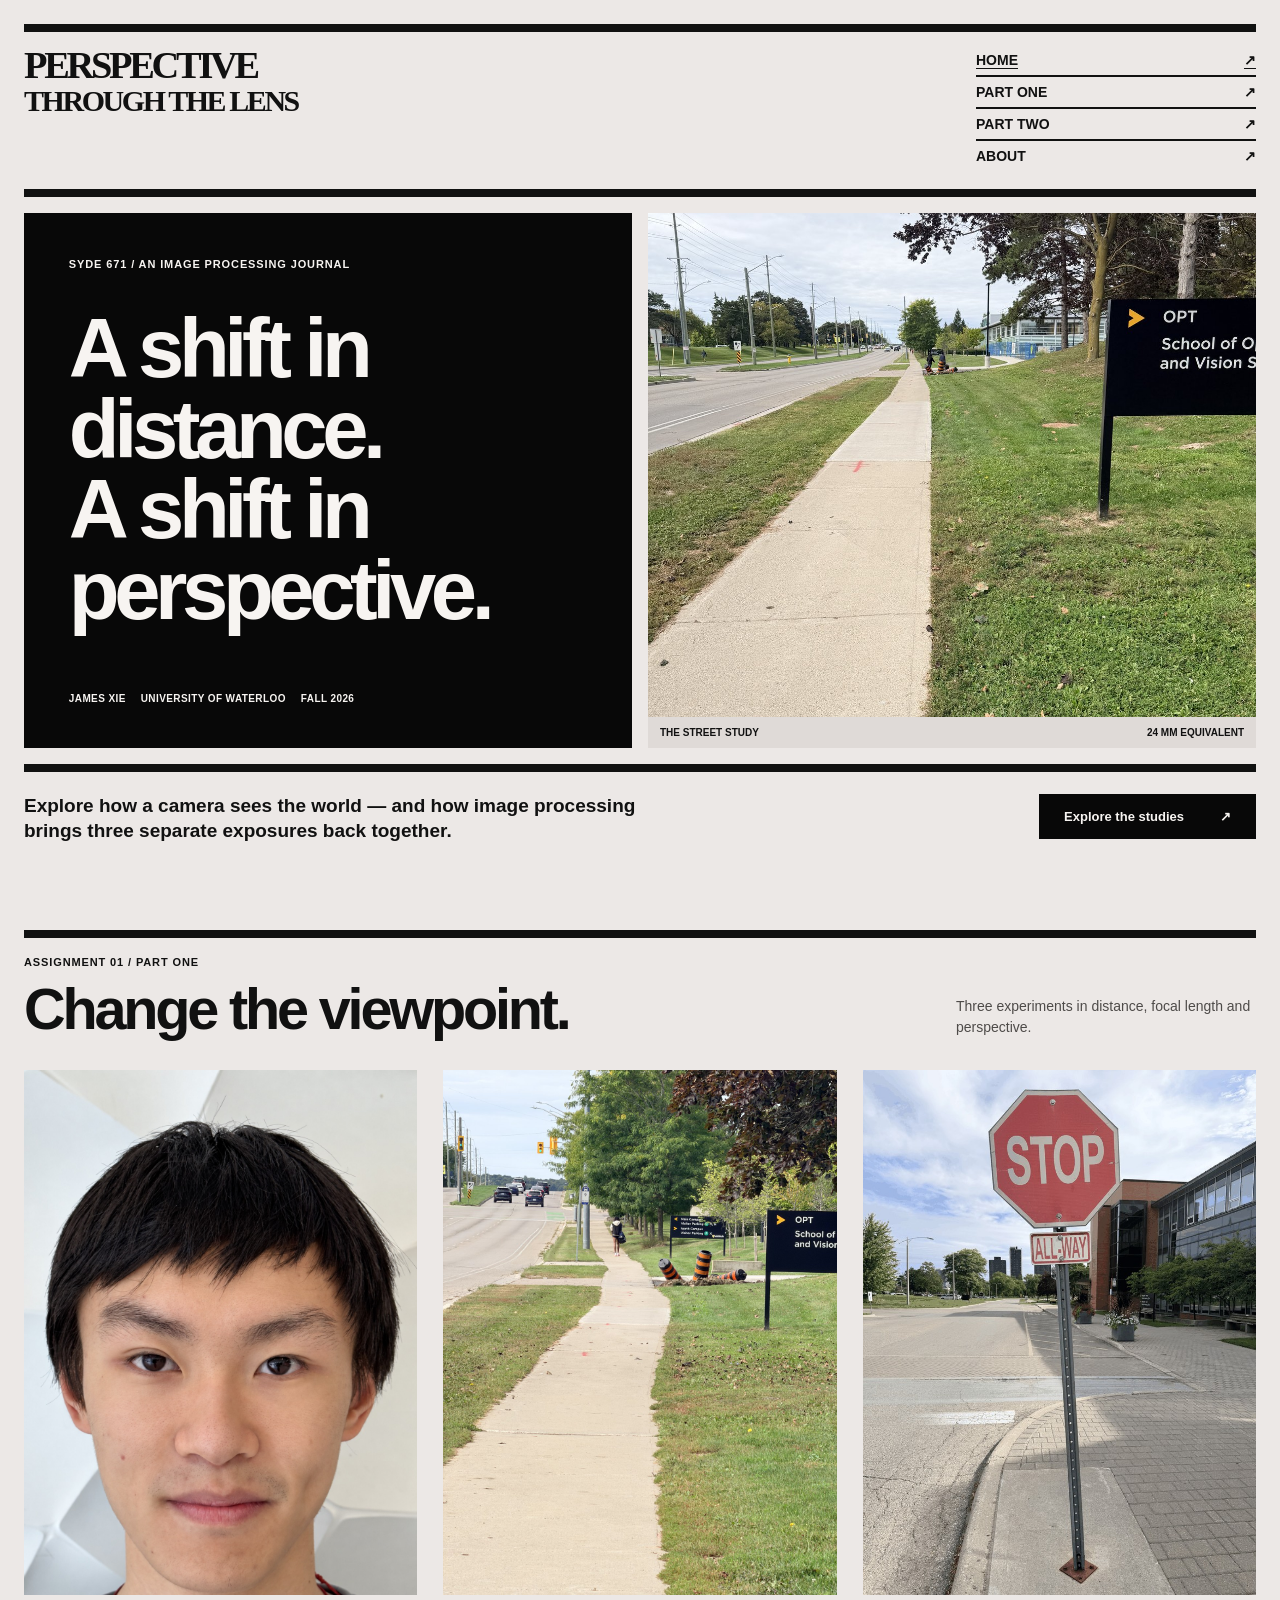
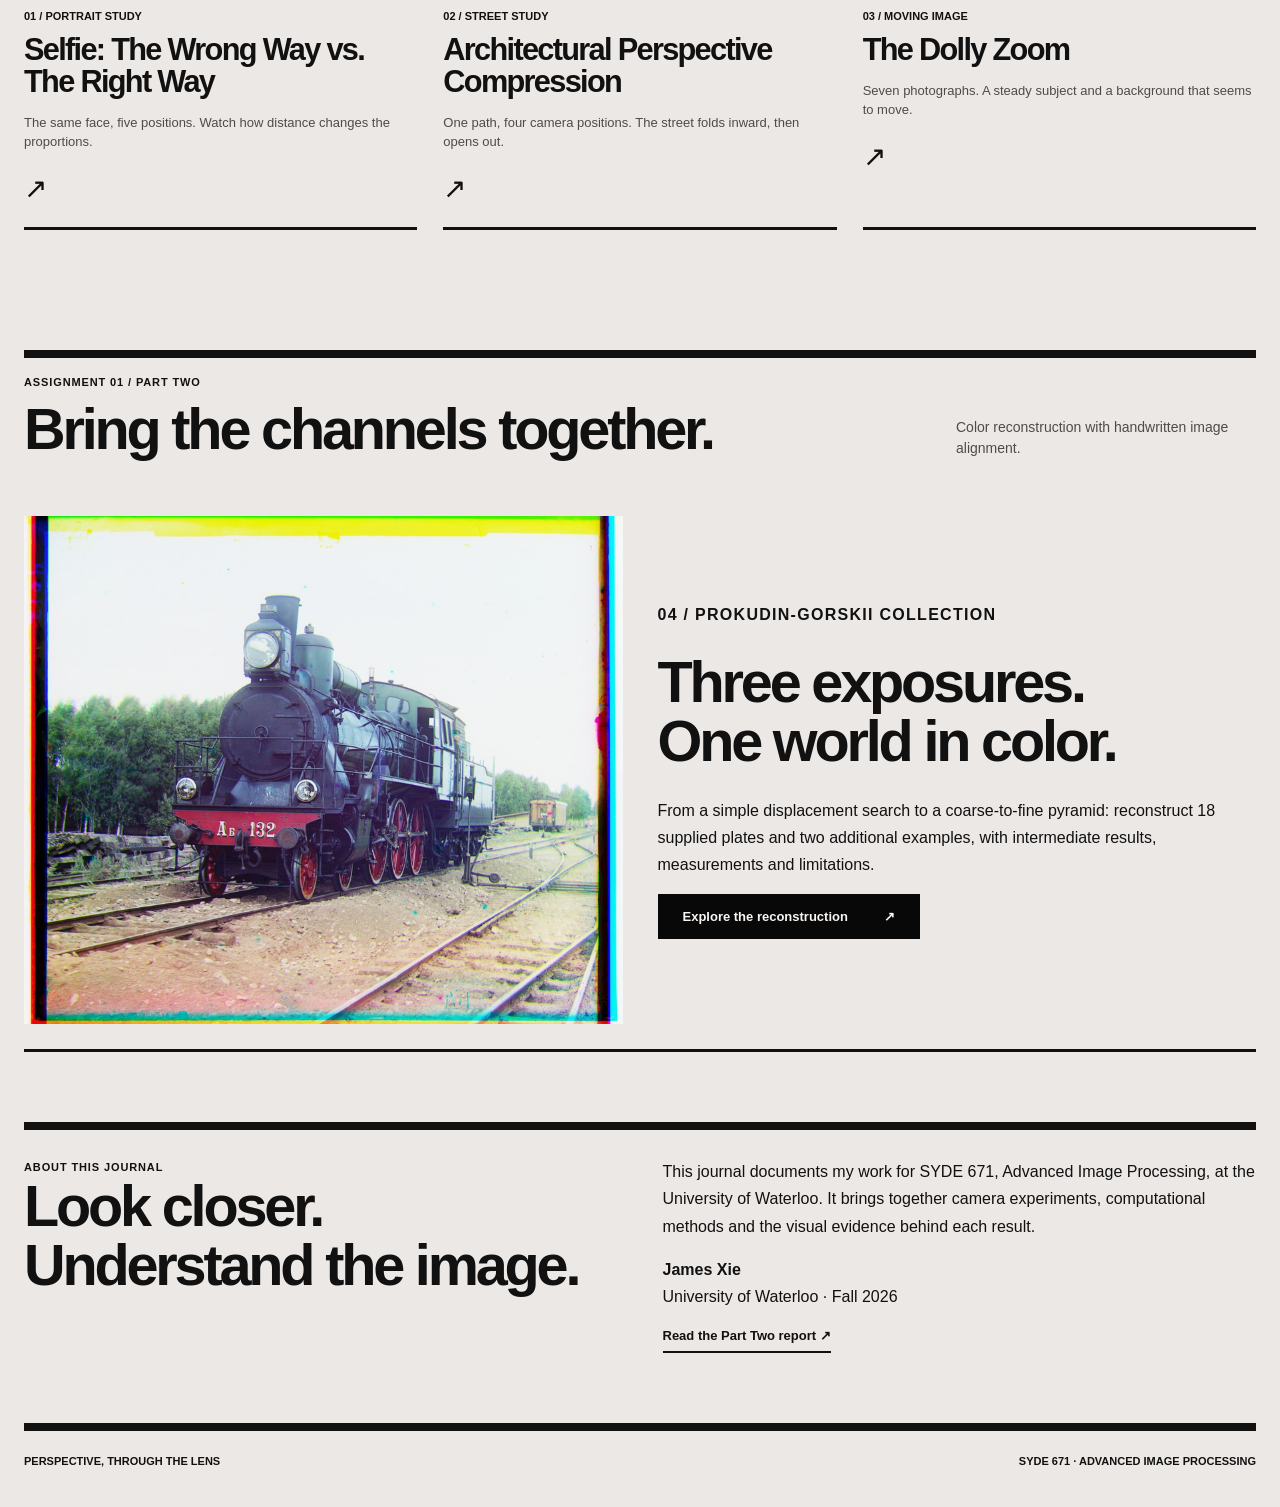
<file: index.html>
<!doctype html>
<html lang="en">
<head>
  <meta charset="utf-8">
  <meta name="viewport" content="width=device-width, initial-scale=1">
  <meta name="theme-color" content="#ece8e6">
  <meta name="description" content="Photography and image processing experiments for SYDE 671 at the University of Waterloo.">
  <title>Perspective, Through the Lens — James Xie</title>
  <link rel="stylesheet" href="./style.css">
</head>
<body class="home-page">
  <header class="site-header shell">
    <a class="brand" href="./index.html" aria-label="Perspective, Through the Lens home"><span>Perspective<br><small>through the lens</small></span></a>
    <nav class="header-nav" aria-label="Main navigation">
      <a href="./index.html" aria-current="page">Home <span aria-hidden="true">↗</span></a>
      <a href="#part-one">Part One <span aria-hidden="true">↗</span></a>
      <a href="./part-two/index.html">Part Two <span aria-hidden="true">↗</span></a>
      <a href="#about">About <span aria-hidden="true">↗</span></a>
    </nav>
  </header>
  <main>
    <section class="home-hero shell" aria-labelledby="home-title">
      <div class="hero-grid">
        <div class="hero-copy">
          <p class="eyebrow">SYDE 671 / An image processing journal</p>
          <h1 id="home-title">A shift in distance.<br>A shift in perspective.</h1>
          <div class="hero-meta"><span>James Xie</span><span>University of Waterloo</span><span>Fall 2026</span></div>
        </div>
        <figure class="home-feature">
          <div class="home-feature-frame"><img src="./2/media/04-near-wide.jpg" alt="A campus path from the architectural perspective experiment" width="1200" height="1600"></div>
          <figcaption><span>The street study</span><span>24 mm equivalent</span></figcaption>
        </figure>
      </div>
      <div class="hero-bottom"><p class="hero-lead">Explore how a camera sees the world — and how image processing brings three separate exposures back together.</p><a class="solid-link" href="#part-one">Explore the studies <span aria-hidden="true">↗</span></a></div>
    </section>
    <section class="project-index shell" id="part-one" aria-labelledby="part-one-title">
      <div class="section-heading"><div><p class="eyebrow">Assignment 01 / Part One</p><h2 id="part-one-title">Change the viewpoint.</h2></div><p>Three experiments in distance, focal length and perspective.</p></div>
      <div class="project-grid">
        <a class="project-card" href="./1/index.html"><div class="project-card-image"><img src="./1/media/05-far-retouched.jpg" alt="Portrait taken after stepping back and zooming in" width="1200" height="1600" loading="lazy"></div><span class="project-number">01 / Portrait study</span><span class="project-card-main"><strong>Selfie: The Wrong Way vs. The Right Way</strong><small>The same face, five positions. Watch how distance changes the proportions.</small></span><span class="project-arrow" aria-hidden="true">↗</span></a>
        <a class="project-card" href="./2/index.html"><div class="project-card-image"><img src="./2/media/01-far-zoom.jpg" alt="Distant zoomed-in view of the campus path" width="1200" height="1600" loading="lazy"></div><span class="project-number">02 / Street study</span><span class="project-card-main"><strong>Architectural Perspective Compression</strong><small>One path, four camera positions. The street folds inward, then opens out.</small></span><span class="project-arrow" aria-hidden="true">↗</span></a>
        <a class="project-card" href="./3/index.html"><div class="project-card-image"><img src="./3/media/dolly-poster.jpg" alt="Stationary stop sign used in the dolly zoom experiment" width="720" height="960" loading="lazy"></div><span class="project-number">03 / Moving image</span><span class="project-card-main"><strong>The Dolly Zoom</strong><small>Seven photographs. A steady subject and a background that seems to move.</small></span><span class="project-arrow" aria-hidden="true">↗</span></a>
      </div>
    </section>
    <section class="project-index shell" id="part-two" aria-labelledby="part-two-title">
      <div class="section-heading"><div><p class="eyebrow">Assignment 01 / Part Two</p><h2 id="part-two-title">Bring the channels together.</h2></div><p>Color reconstruction with handwritten image alignment.</p></div>
      <article class="feature-study">
        <a href="./part-two/index.html"><img src="./part-two/results/media/provided/00458u-pyramid.jpg" alt="Locomotive reconstructed from separate blue, green and red exposures" loading="lazy"></a>
        <div class="feature-copy"><p class="eyebrow">04 / Prokudin-Gorskii collection</p><h3>Three exposures.<br>One world in color.</h3><p>From a simple displacement search to a coarse-to-fine pyramid: reconstruct 18 supplied plates and two additional examples, with intermediate results, measurements and limitations.</p><a class="solid-link" href="./part-two/index.html">Explore the reconstruction <span aria-hidden="true">↗</span></a></div>
      </article>
    </section>
    <section class="about-section shell" id="about" aria-labelledby="about-title"><div><p class="eyebrow">About this journal</p><h2 id="about-title">Look closer.<br>Understand the image.</h2></div><div><p>This journal documents my work for SYDE 671, Advanced Image Processing, at the University of Waterloo. It brings together camera experiments, computational methods and the visual evidence behind each result.</p><p><strong>James Xie</strong><br>University of Waterloo · Fall 2026</p><a class="text-link" href="./part-two/submission/part-two-v2.pdf">Read the Part Two report ↗</a></div></section>
  </main>
  <footer class="site-footer shell"><span>Perspective, Through the Lens</span><span>SYDE 671 · Advanced Image Processing</span></footer>
</body>
</html>
</file>
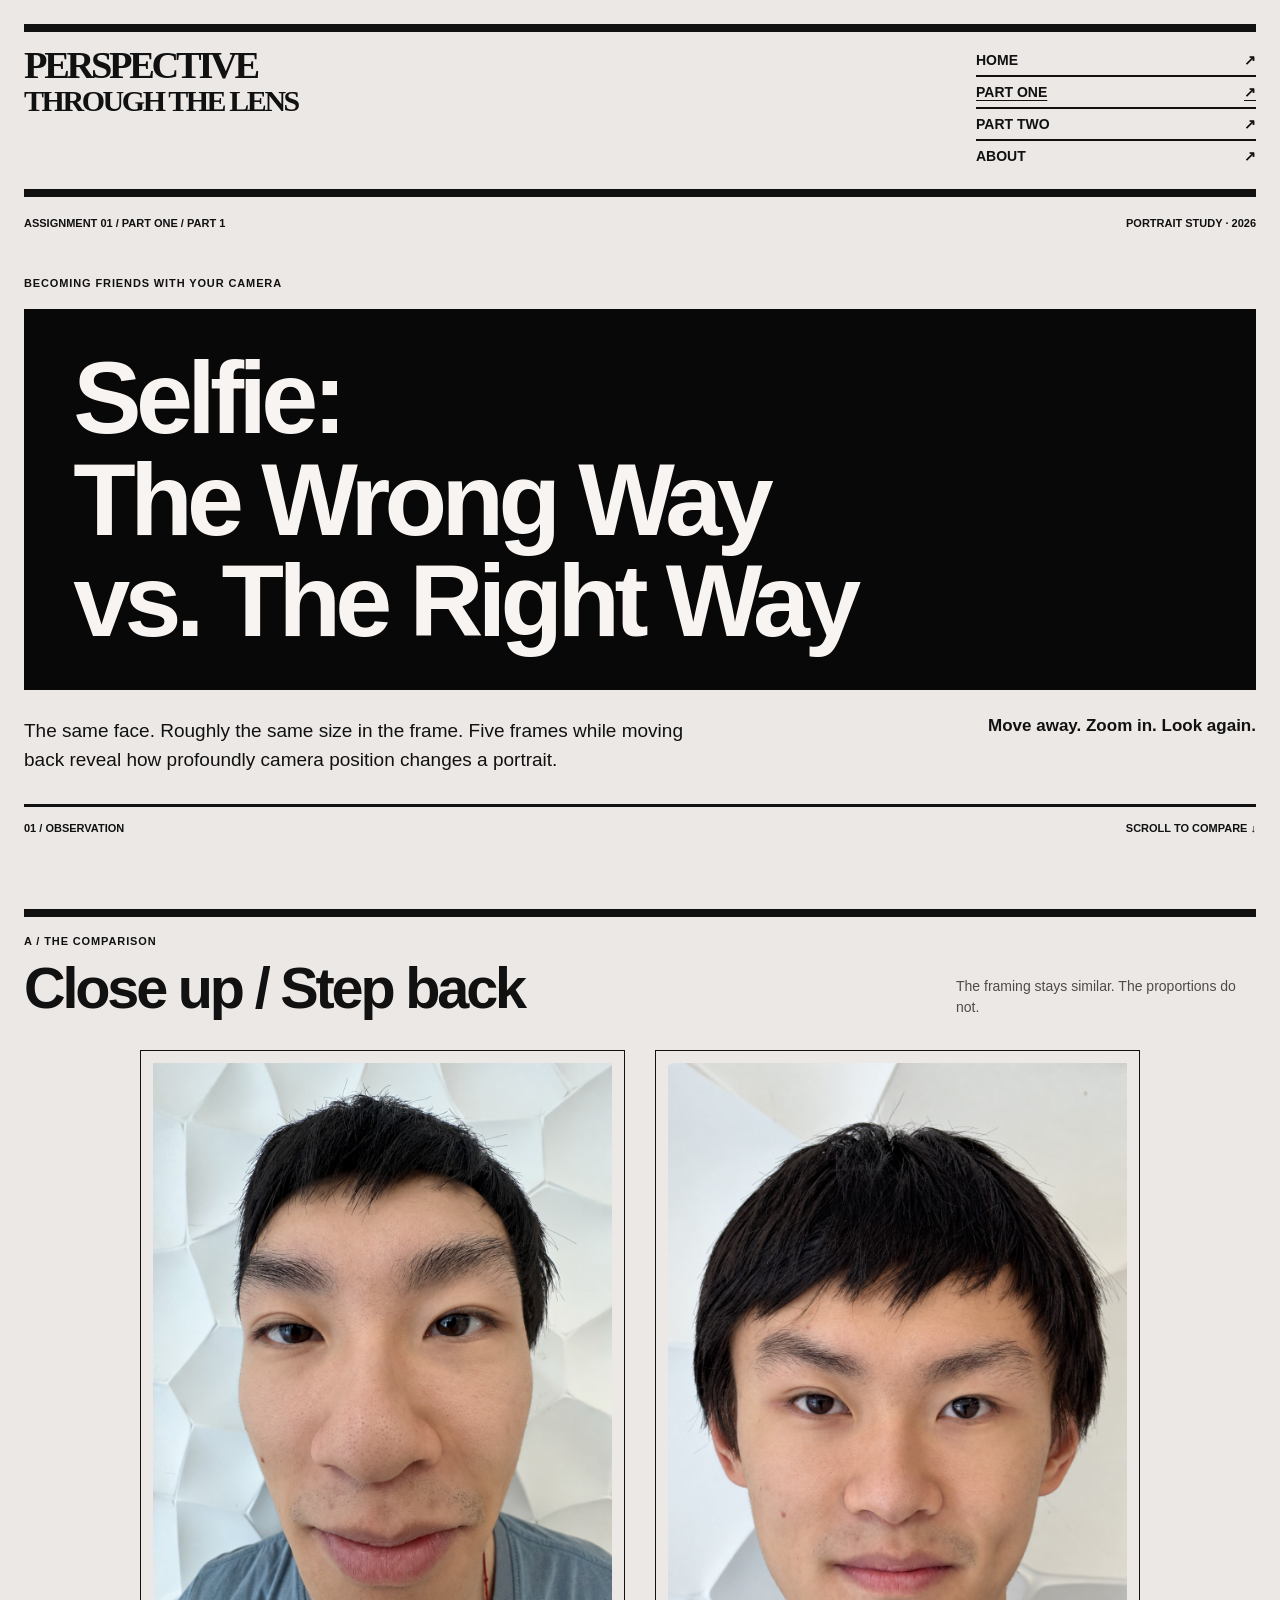
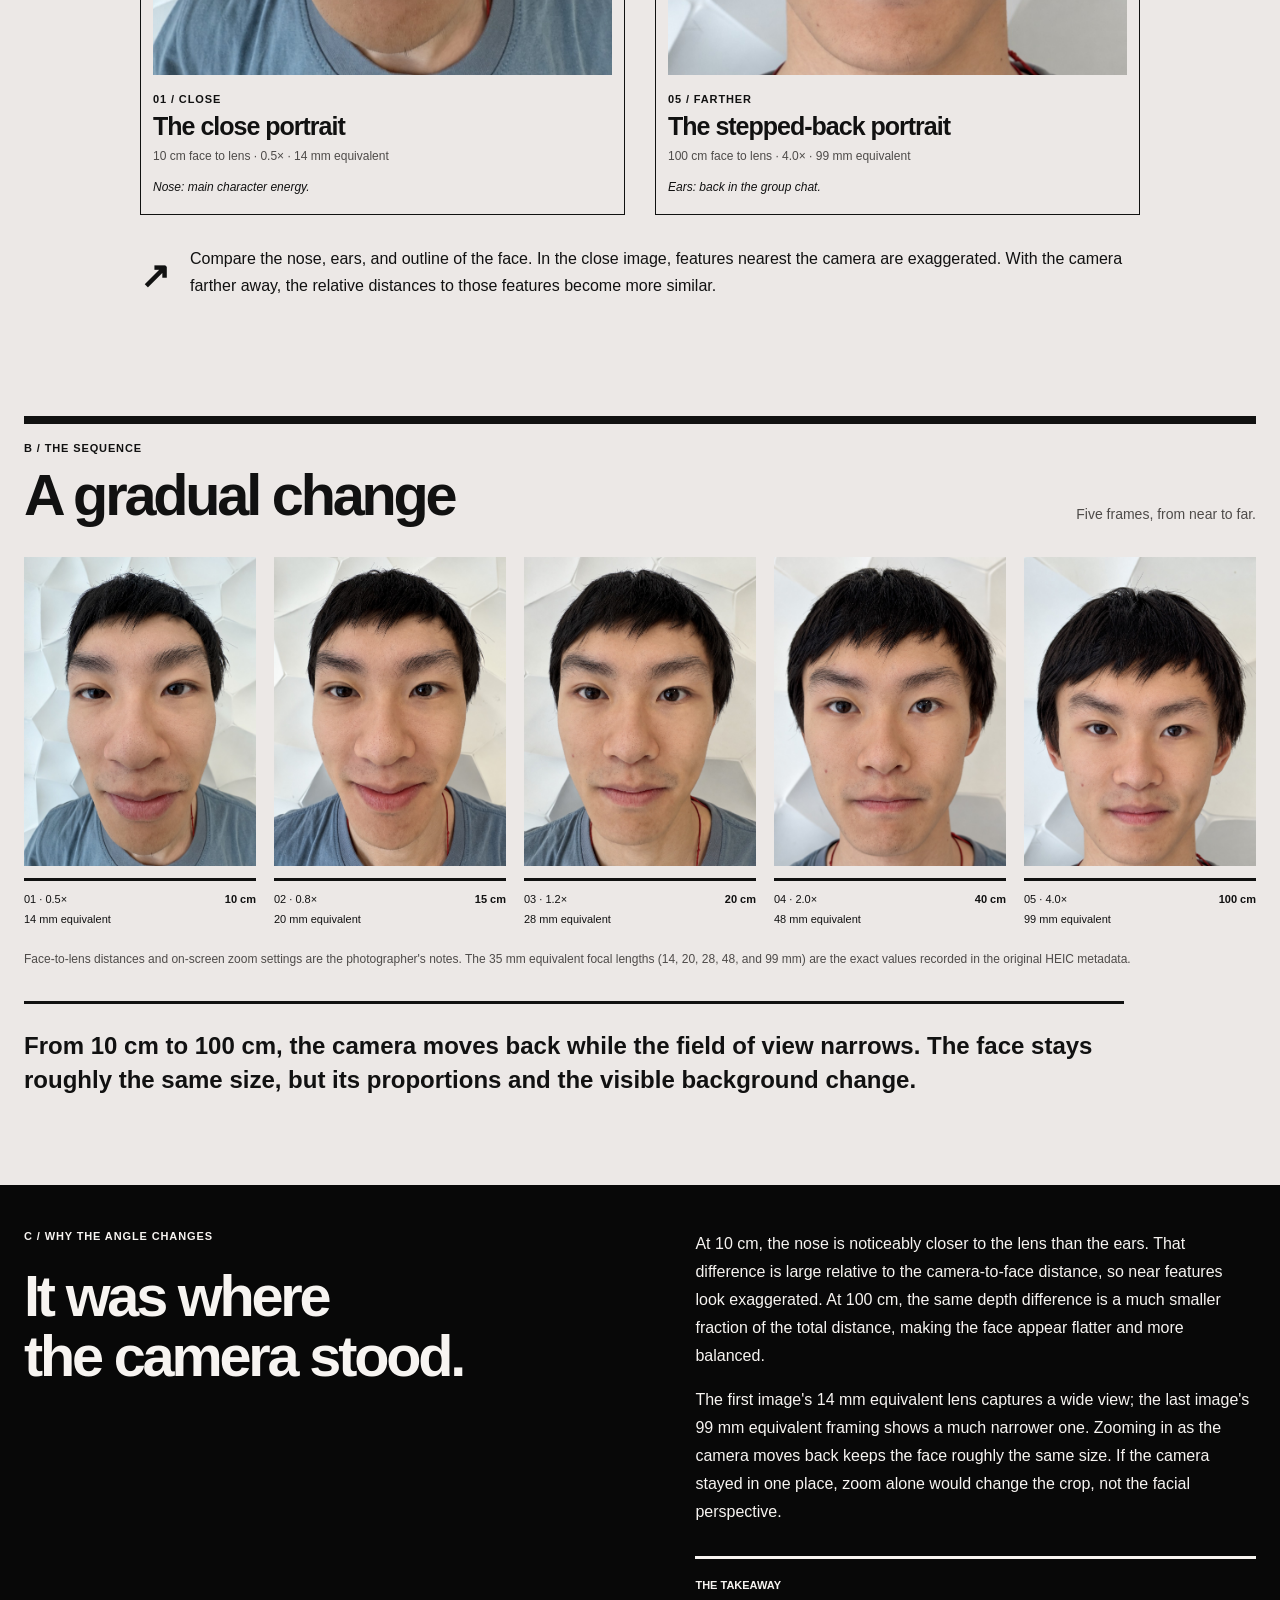
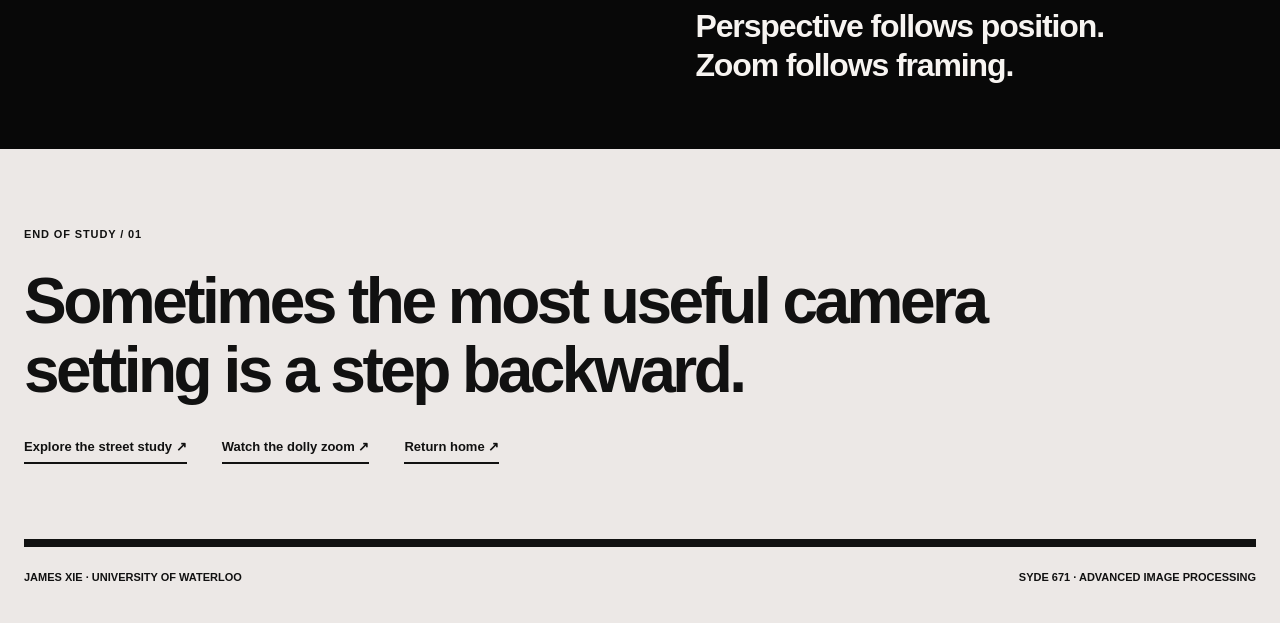
<file: 1/index.html>
<!doctype html>
<html lang="en">
<head>
  <meta charset="utf-8">
  <meta name="viewport" content="width=device-width, initial-scale=1">
  <meta name="theme-color" content="#ece8e6">
  <meta name="description" content="A portrait experiment in camera distance, zoom, and perspective for SYDE 671 Assignment 1.">
  <title>Selfie: The Wrong Way vs. The Right Way — Perspective, Through the Lens</title>
  <link rel="stylesheet" href="../style.css">
</head>
<body class="project-page portrait-page">
  <header class="site-header shell">
    <a class="brand" href="../index.html" aria-label="Perspective, Through the Lens home">
      <span class="brand-mark" aria-hidden="true">◎</span>
      <span>Perspective<br><small>through the lens</small></span>
    </a>
    <nav class="header-nav" aria-label="Main navigation">
      <a href="../index.html">Home <span aria-hidden="true">↗</span></a>
      <a href="../index.html#part-one" aria-current="location">Part One <span aria-hidden="true">↗</span></a>
      <a href="../part-two/index.html">Part Two <span aria-hidden="true">↗</span></a>
      <a href="../index.html#about">About <span aria-hidden="true">↗</span></a>
    </nav>
  </header>

  <main>
    <section class="project-hero shell" aria-labelledby="project-title">
      <div class="project-hero-topline"><span>Assignment 01 / Part One / Part 1</span><span>Portrait study · 2026</span></div>
      <p class="eyebrow"><span class="eyebrow-line"></span> Becoming friends with your camera</p>
      <h1 id="project-title">Selfie:<br><em>The Wrong Way<br>vs. The Right Way</em></h1>
      <div class="project-intro">
        <p class="project-deck">The same face. Roughly the same size in the frame. Five frames while moving back reveal how profoundly camera position changes a portrait.</p>
        <p class="project-intro-note">Move away. Zoom in. Look again.</p>
      </div>
      <div class="project-hero-rule"><span>01 / Observation</span><a href="#comparison">Scroll to compare <span aria-hidden="true">↓</span></a></div>
    </section>

    <section class="comparison-section" id="comparison" aria-labelledby="comparison-heading">
      <div class="shell">
        <div class="section-heading comparison-heading">
          <div><p class="eyebrow">A / The comparison</p><h2 id="comparison-heading">Close up / Step back</h2></div>
          <p>The framing stays similar. The proportions do not.</p>
        </div>
        <div class="comparison-grid">
          <figure class="comparison-card">
            <div class="portrait-frame"><img src="./media/01-near-retouched.jpg" alt="Close camera position: the nose appears larger relative to the rest of the face" width="1200" height="1600"></div>
            <figcaption><span class="photo-index">01 / CLOSE</span><strong>The close portrait</strong><span>10 cm face to lens · 0.5× · 14 mm equivalent</span></figcaption>
            <p class="photo-aside">Nose: main character energy.</p>
          </figure>
          <figure class="comparison-card">
            <div class="portrait-frame"><img src="./media/05-far-retouched.jpg" alt="Farther camera position: facial features appear more balanced while the face remains similarly framed" width="1200" height="1600"></div>
            <figcaption><span class="photo-index">05 / FARTHER</span><strong>The stepped-back portrait</strong><span>100 cm face to lens · 4.0× · 99 mm equivalent</span></figcaption>
            <p class="photo-aside">Ears: back in the group chat.</p>
          </figure>
        </div>
        <p class="comparison-note"><span class="note-mark" aria-hidden="true">↗</span> Compare the nose, ears, and outline of the face. In the close image, features nearest the camera are exaggerated. With the camera farther away, the relative distances to those features become more similar.</p>
      </div>
    </section>

    <section class="sequence-section shell" aria-labelledby="sequence-heading">
      <div class="section-heading">
        <div><p class="eyebrow">B / The sequence</p><h2 id="sequence-heading">A gradual change</h2></div>
        <p>Five frames, from near to far.</p>
      </div>
      <div class="sequence-grid">
        <figure><img src="./media/01-near-retouched.jpg" alt="First portrait, closest camera position" width="1200" height="1600" loading="lazy"><figcaption><span>01 · 0.5×</span><strong>10 cm</strong><small>14 mm equivalent</small></figcaption></figure>
        <figure><img src="./media/02-step-back-retouched.jpg" alt="Second portrait, a little farther from the subject" width="1200" height="1600" loading="lazy"><figcaption><span>02 · 0.8×</span><strong>15 cm</strong><small>20 mm equivalent</small></figcaption></figure>
        <figure><img src="./media/03-middle-retouched.jpg" alt="Third portrait, intermediate camera position" width="1200" height="1600" loading="lazy"><figcaption><span>03 · 1.2×</span><strong>20 cm</strong><small>28 mm equivalent</small></figcaption></figure>
        <figure><img src="./media/04-farther-retouched.jpg" alt="Fourth portrait, farther camera position" width="1200" height="1600" loading="lazy"><figcaption><span>04 · 2.0×</span><strong>40 cm</strong><small>48 mm equivalent</small></figcaption></figure>
        <figure><img src="./media/05-far-retouched.jpg" alt="Fifth portrait, farthest camera position" width="1200" height="1600" loading="lazy"><figcaption><span>05 · 4.0×</span><strong>100 cm</strong><small>99 mm equivalent</small></figcaption></figure>
      </div>
      <p class="sequence-caption">Face-to-lens distances and on-screen zoom settings are the photographer's notes. The 35 mm equivalent focal lengths (14, 20, 28, 48, and 99 mm) are the exact values recorded in the original HEIC metadata.</p>
      <p class="sequence-summary">From 10 cm to 100 cm, the camera moves back while the field of view narrows. The face stays roughly the same size, but its proportions and the visible background change.</p>
    </section>

    <section class="explanation-section" aria-labelledby="explanation-heading">
      <div class="shell explanation-grid">
        <div><p class="eyebrow">C / Why the angle changes</p><h2 id="explanation-heading">It was where<br>the camera stood.</h2></div>
        <div class="explanation-copy">
          <p>At 10 cm, the nose is noticeably closer to the lens than the ears. That difference is large relative to the camera-to-face distance, so near features look exaggerated. At 100 cm, the same depth difference is a much smaller fraction of the total distance, making the face appear flatter and more balanced.</p>
          <p>The first image's 14 mm equivalent lens captures a wide view; the last image's 99 mm equivalent framing shows a much narrower one. Zooming in as the camera moves back keeps the face roughly the same size. If the camera stayed in one place, zoom alone would change the crop, not the facial perspective.</p>
          <div class="takeaway"><span>THE TAKEAWAY</span><strong>Perspective follows position.<br>Zoom follows framing.</strong></div>
        </div>
      </div>
    </section>

    <section class="closing-section shell">
      <span class="eyebrow">End of study / 01</span>
      <p>Sometimes the most useful camera setting is a step backward.</p>
      <div class="closing-links"><a class="text-link" href="../2/index.html">Explore the street study <span aria-hidden="true">↗</span></a><a class="text-link" href="../3/index.html">Watch the dolly zoom <span aria-hidden="true">↗</span></a><a class="text-link" href="../index.html">Return home <span aria-hidden="true">↗</span></a></div>
    </section>
  </main>

  <footer class="site-footer shell"><span>James Xie · University of Waterloo</span><span>SYDE 671 · Advanced Image Processing</span></footer>
</body>
</html>
</file>
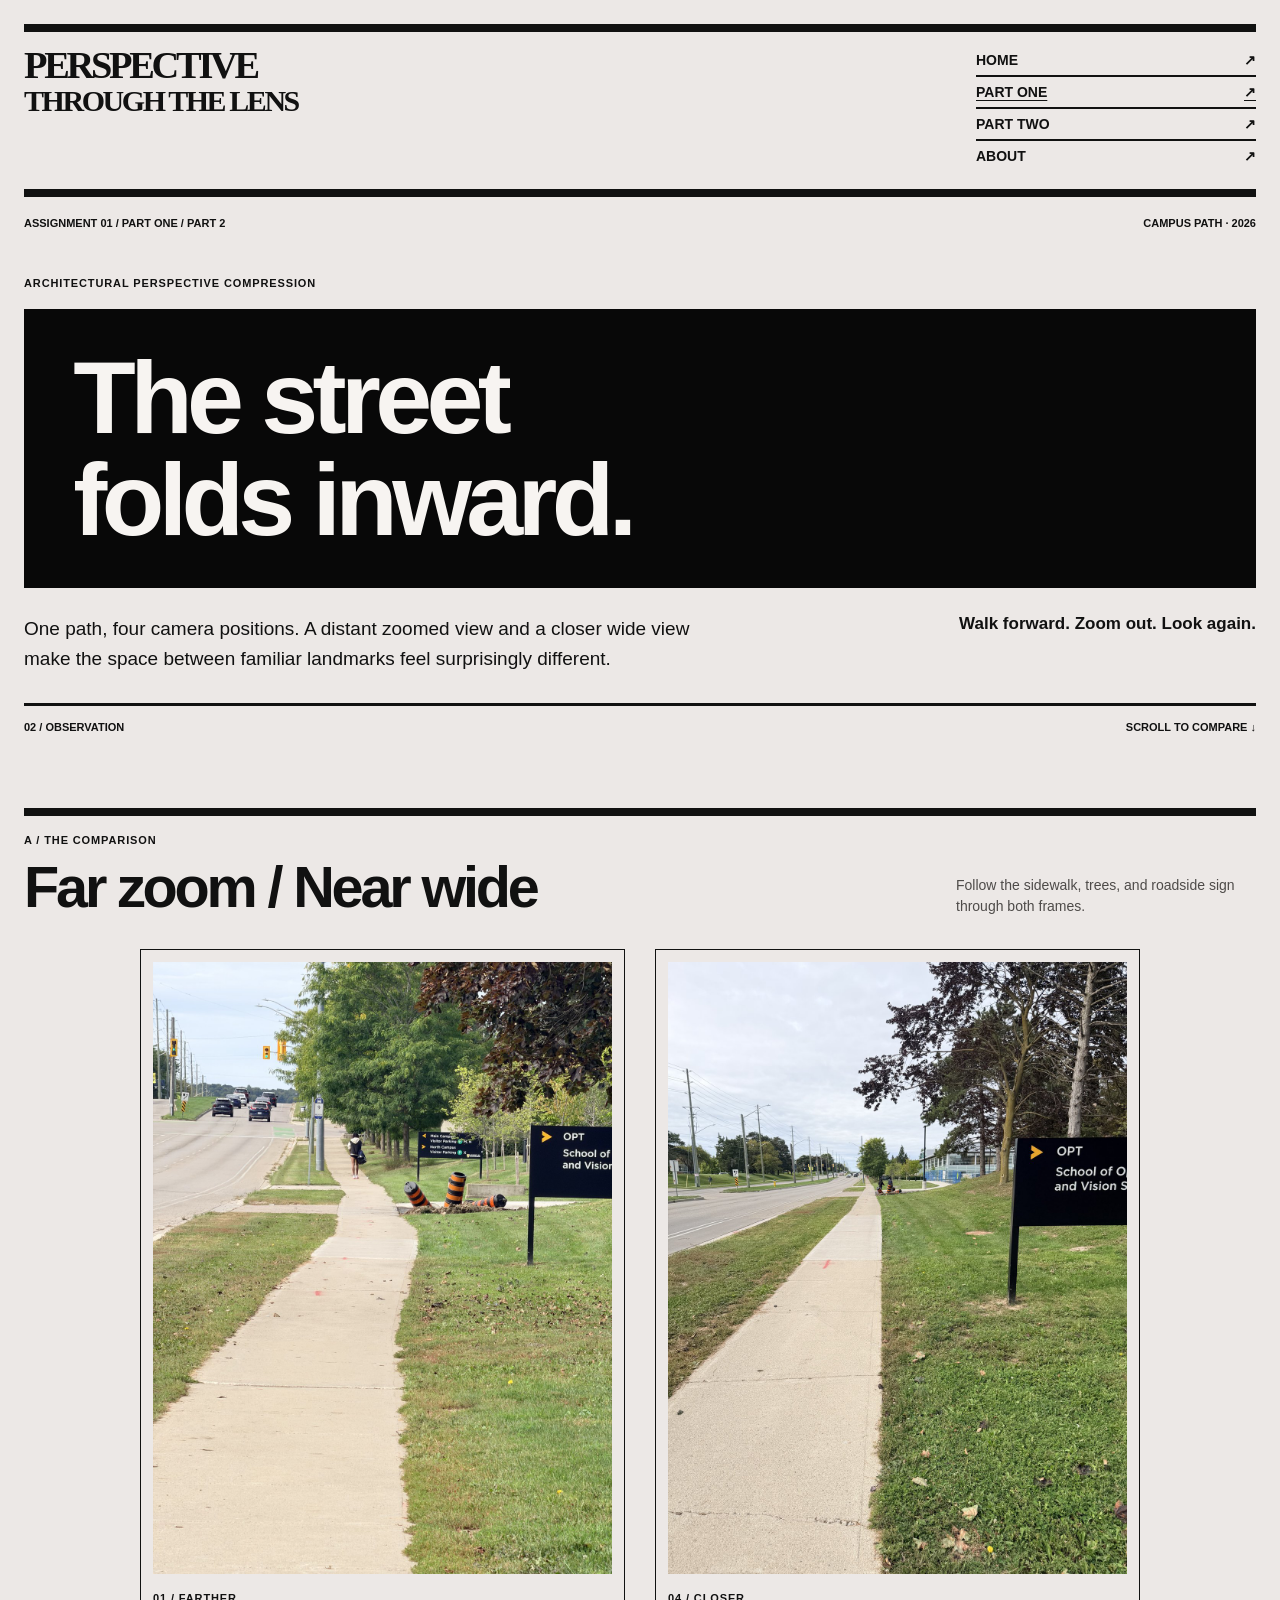
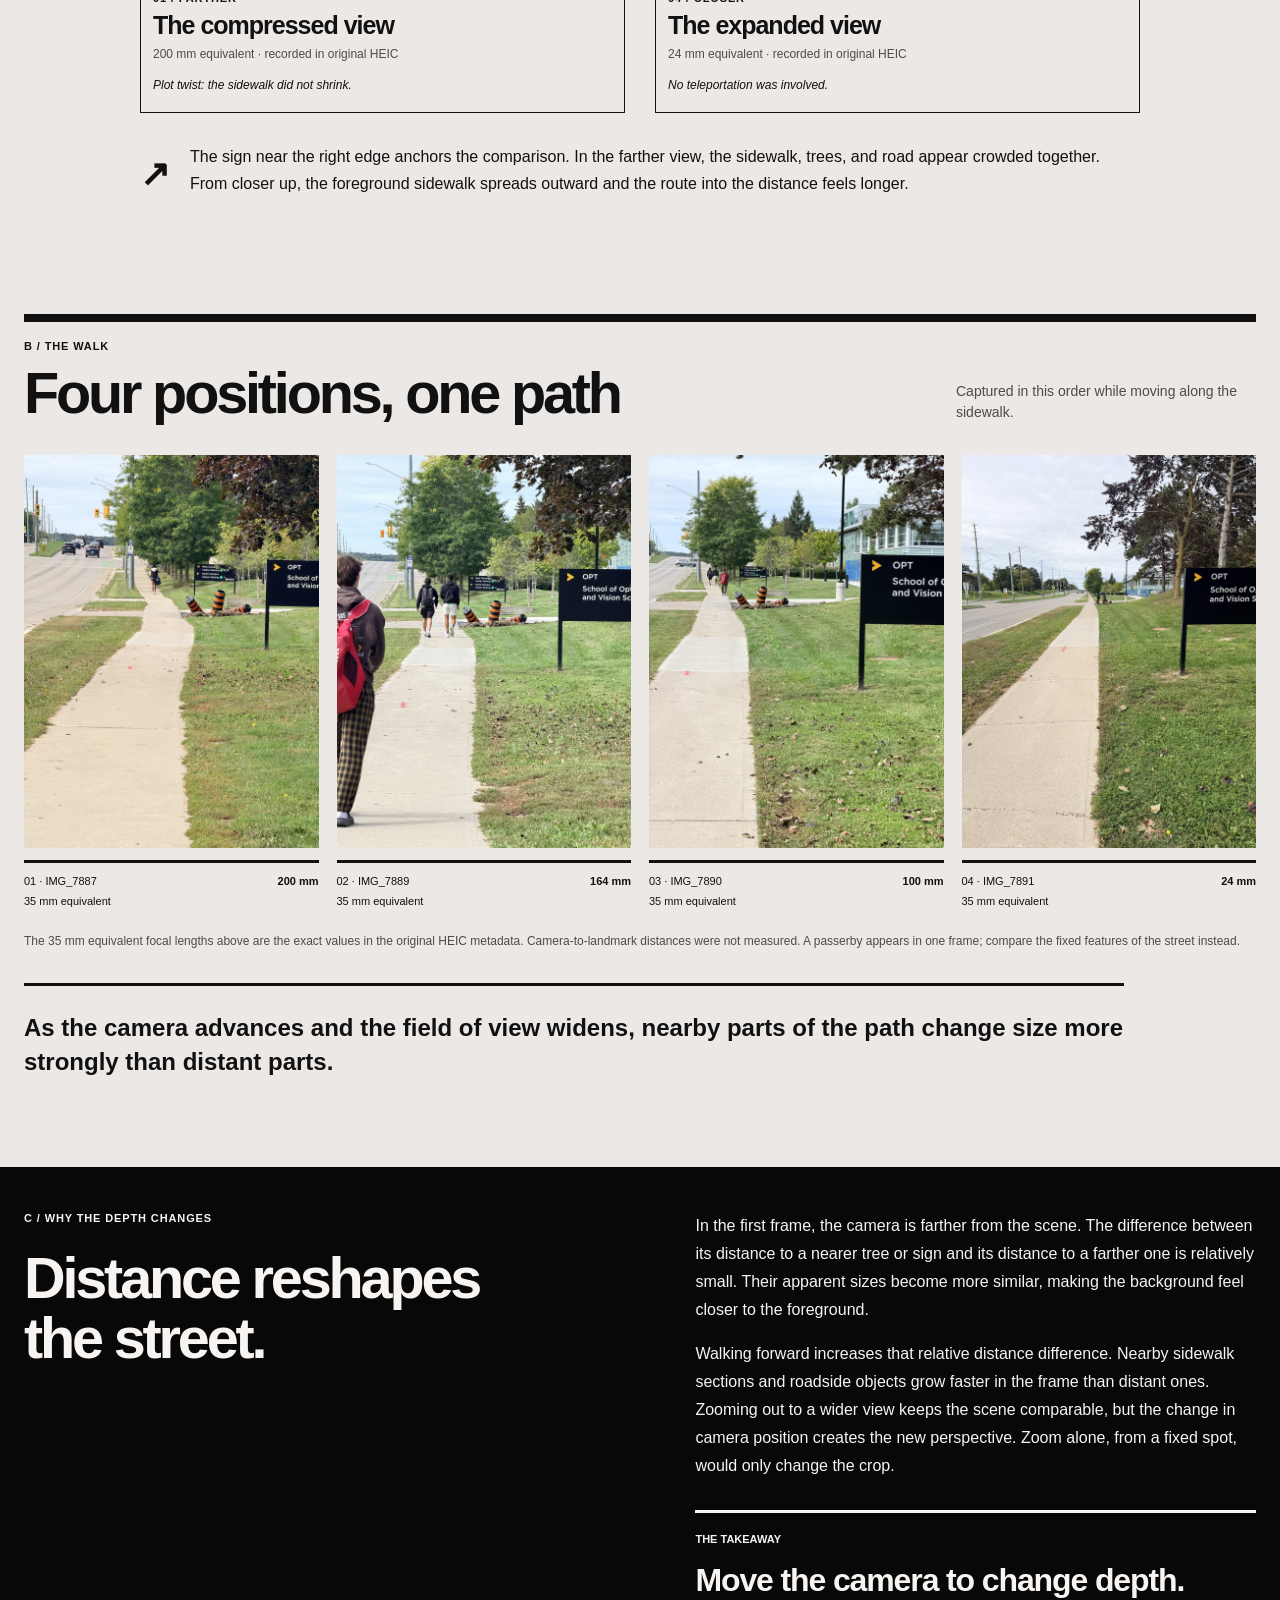
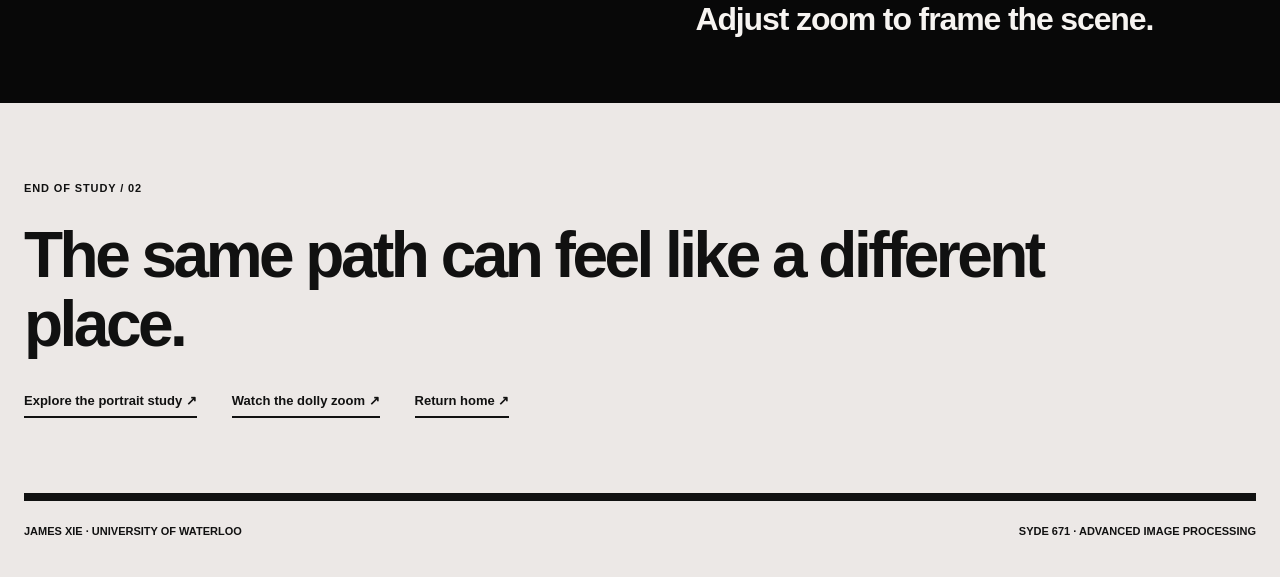
<file: 2/index.html>
<!doctype html>
<html lang="en">
<head>
  <meta charset="utf-8">
  <meta name="viewport" content="width=device-width, initial-scale=1">
  <meta name="theme-color" content="#ece8e6">
  <meta name="description" content="A campus-path experiment in camera position, zoom, and architectural perspective compression for SYDE 671 Assignment 1.">
  <title>The Street Folds Inward — Perspective, Through the Lens</title>
  <link rel="stylesheet" href="../style.css">
</head>
<body class="project-page architecture-page">
  <header class="site-header shell">
    <a class="brand" href="../index.html" aria-label="Perspective, Through the Lens home">
      <span class="brand-mark" aria-hidden="true">◎</span>
      <span>Perspective<br><small>through the lens</small></span>
    </a>
    <nav class="header-nav" aria-label="Main navigation">
      <a href="../index.html">Home <span aria-hidden="true">↗</span></a>
      <a href="../index.html#part-one" aria-current="location">Part One <span aria-hidden="true">↗</span></a>
      <a href="../part-two/index.html">Part Two <span aria-hidden="true">↗</span></a>
      <a href="../index.html#about">About <span aria-hidden="true">↗</span></a>
    </nav>
  </header>

  <main>
    <section class="project-hero shell" aria-labelledby="project-title">
      <div class="project-hero-topline"><span>Assignment 01 / Part One / Part 2</span><span>Campus path · 2026</span></div>
      <p class="eyebrow"><span class="eyebrow-line"></span> Architectural perspective compression</p>
      <h1 id="project-title">The street<br><em>folds inward.</em></h1>
      <div class="project-intro">
        <p class="project-deck">One path, four camera positions. A distant zoomed view and a closer wide view make the space between familiar landmarks feel surprisingly different.</p>
        <p class="project-intro-note">Walk forward. Zoom out. Look again.</p>
      </div>
      <div class="project-hero-rule"><span>02 / Observation</span><a href="#comparison">Scroll to compare <span aria-hidden="true">↓</span></a></div>
    </section>

    <section class="comparison-section" id="comparison" aria-labelledby="comparison-heading">
      <div class="shell">
        <div class="section-heading comparison-heading">
          <div><p class="eyebrow">A / The comparison</p><h2 id="comparison-heading">Far zoom / Near wide</h2></div>
          <p>Follow the sidewalk, trees, and roadside sign through both frames.</p>
        </div>
        <div class="comparison-grid">
          <figure class="comparison-card">
            <div class="portrait-frame"><img src="./media/01-far-zoom.jpg" alt="Campus sidewalk photographed from farther away with a narrow field of view" width="1200" height="1600"></div>
            <figcaption><span class="photo-index">01 / FARTHER</span><strong>The compressed view</strong><span>200 mm equivalent · recorded in original HEIC</span></figcaption>
            <p class="photo-aside">Plot twist: the sidewalk did not shrink.</p>
          </figure>
          <figure class="comparison-card">
            <div class="portrait-frame"><img src="./media/04-near-wide.jpg" alt="Same campus sidewalk photographed from closer up with a wide field of view" width="1200" height="1600"></div>
            <figcaption><span class="photo-index">04 / CLOSER</span><strong>The expanded view</strong><span>24 mm equivalent · recorded in original HEIC</span></figcaption>
            <p class="photo-aside">No teleportation was involved.</p>
          </figure>
        </div>
        <p class="comparison-note"><span class="note-mark" aria-hidden="true">↗</span> The sign near the right edge anchors the comparison. In the farther view, the sidewalk, trees, and road appear crowded together. From closer up, the foreground sidewalk spreads outward and the route into the distance feels longer.</p>
      </div>
    </section>

    <section class="sequence-section shell" aria-labelledby="sequence-heading">
      <div class="section-heading">
        <div><p class="eyebrow">B / The walk</p><h2 id="sequence-heading">Four positions, one path</h2></div>
        <p>Captured in this order while moving along the sidewalk.</p>
      </div>
      <div class="sequence-grid">
        <figure><img src="./media/01-far-zoom.jpg" alt="First, distant narrow-angle view of the sidewalk" width="1200" height="1600" loading="lazy"><figcaption><span>01 · IMG_7887</span><strong>200 mm</strong><small>35 mm equivalent</small></figcaption></figure>
        <figure><img src="./media/02-step-forward.jpg" alt="Second sidewalk view, with a pedestrian entering the foreground" width="1200" height="1600" loading="lazy"><figcaption><span>02 · IMG_7889</span><strong>164 mm</strong><small>35 mm equivalent</small></figcaption></figure>
        <figure><img src="./media/03-middle.jpg" alt="Third view, farther along the sidewalk with a wider field of view" width="1200" height="1600" loading="lazy"><figcaption><span>03 · IMG_7890</span><strong>100 mm</strong><small>35 mm equivalent</small></figcaption></figure>
        <figure><img src="./media/04-near-wide.jpg" alt="Fourth, close wide-angle view showing more foreground sidewalk" width="1200" height="1600" loading="lazy"><figcaption><span>04 · IMG_7891</span><strong>24 mm</strong><small>35 mm equivalent</small></figcaption></figure>
      </div>
      <p class="sequence-caption">The 35 mm equivalent focal lengths above are the exact values in the original HEIC metadata. Camera-to-landmark distances were not measured. A passerby appears in one frame; compare the fixed features of the street instead.</p>
      <p class="sequence-summary">As the camera advances and the field of view widens, nearby parts of the path change size more strongly than distant parts.</p>
    </section>

    <section class="explanation-section" aria-labelledby="explanation-heading">
      <div class="shell explanation-grid">
        <div><p class="eyebrow">C / Why the depth changes</p><h2 id="explanation-heading">Distance reshapes<br>the street.</h2></div>
        <div class="explanation-copy">
          <p>In the first frame, the camera is farther from the scene. The difference between its distance to a nearer tree or sign and its distance to a farther one is relatively small. Their apparent sizes become more similar, making the background feel closer to the foreground.</p>
          <p>Walking forward increases that relative distance difference. Nearby sidewalk sections and roadside objects grow faster in the frame than distant ones. Zooming out to a wider view keeps the scene comparable, but the change in camera position creates the new perspective. Zoom alone, from a fixed spot, would only change the crop.</p>
          <div class="takeaway"><span>THE TAKEAWAY</span><strong>Move the camera to change depth.<br>Adjust zoom to frame the scene.</strong></div>
        </div>
      </div>
    </section>

    <section class="closing-section shell">
      <span class="eyebrow">End of study / 02</span>
      <p>The same path can feel like a different place.</p>
      <div class="closing-links"><a class="text-link" href="../1/index.html">Explore the portrait study <span aria-hidden="true">↗</span></a><a class="text-link" href="../3/index.html">Watch the dolly zoom <span aria-hidden="true">↗</span></a><a class="text-link" href="../index.html">Return home <span aria-hidden="true">↗</span></a></div>
    </section>
  </main>

  <footer class="site-footer shell"><span>James Xie · University of Waterloo</span><span>SYDE 671 · Advanced Image Processing</span></footer>
</body>
</html>
</file>
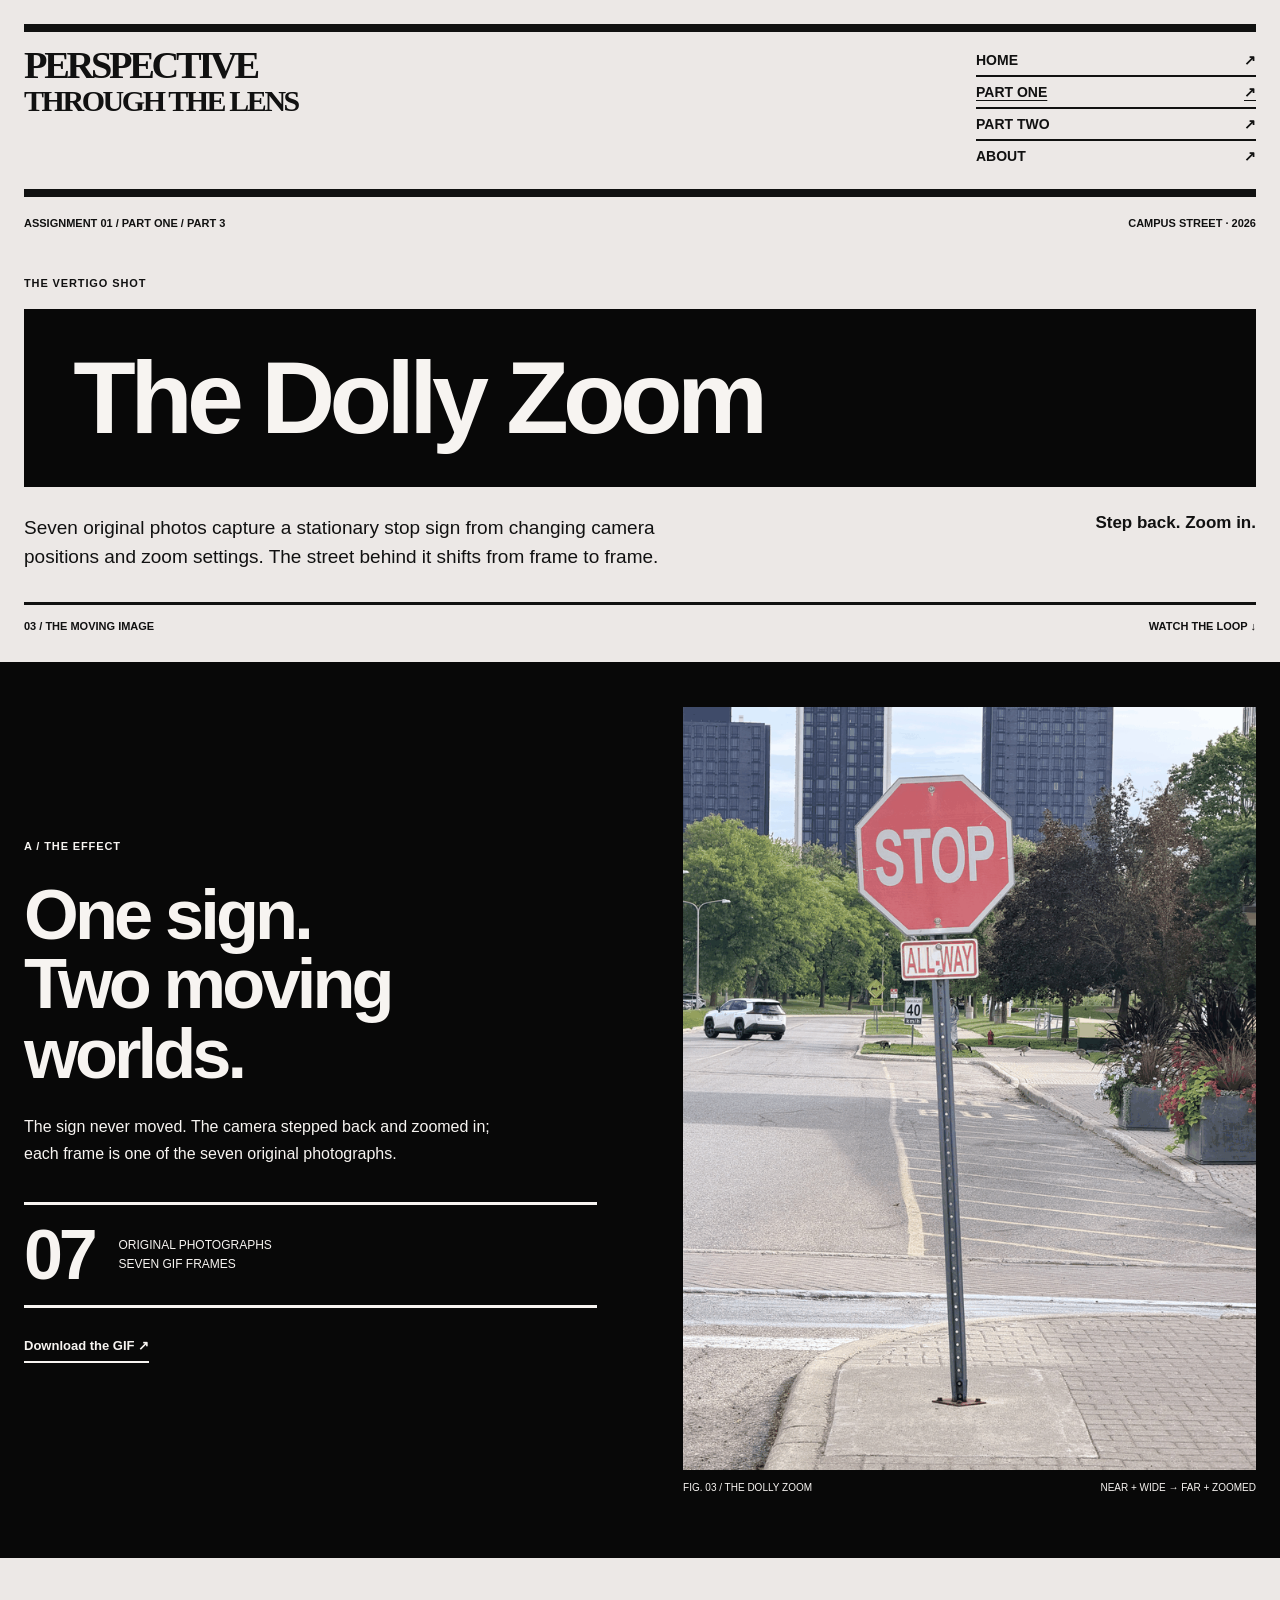
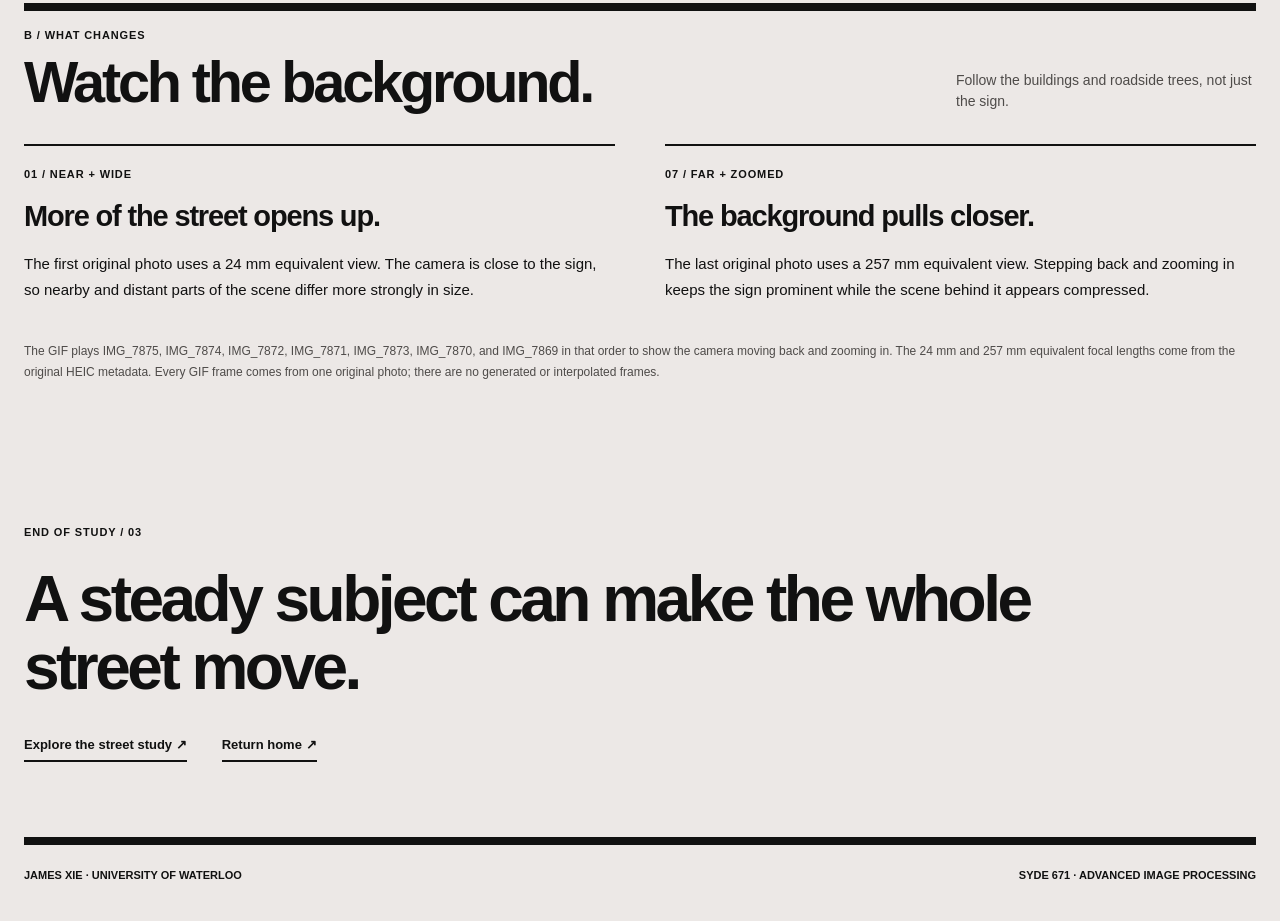
<file: 3/index.html>
<!doctype html>
<html lang="en">
<head>
  <meta charset="utf-8">
  <meta name="viewport" content="width=device-width, initial-scale=1">
  <meta name="theme-color" content="#ece8e6">
  <meta name="description" content="Seven photographs become a dolly zoom as the camera moves back and the lens zooms in.">
  <title>The Dolly Zoom — Perspective, Through the Lens</title>
  <link rel="stylesheet" href="../style.css">
</head>
<body class="project-page dolly-page">
  <header class="site-header shell">
    <a class="brand" href="../index.html" aria-label="Perspective, Through the Lens home">
      <span class="brand-mark" aria-hidden="true">◎</span>
      <span>Perspective<br><small>through the lens</small></span>
    </a>
    <nav class="header-nav" aria-label="Main navigation">
      <a href="../index.html">Home <span aria-hidden="true">↗</span></a>
      <a href="../index.html#part-one" aria-current="location">Part One <span aria-hidden="true">↗</span></a>
      <a href="../part-two/index.html">Part Two <span aria-hidden="true">↗</span></a>
      <a href="../index.html#about">About <span aria-hidden="true">↗</span></a>
    </nav>
  </header>

  <main>
    <section class="project-hero shell" aria-labelledby="project-title">
      <div class="project-hero-topline"><span>Assignment 01 / Part One / Part 3</span><span>Campus street · 2026</span></div>
      <p class="eyebrow"><span class="eyebrow-line"></span> The Vertigo shot</p>
      <h1 id="project-title">The Dolly <em>Zoom</em></h1>
      <div class="project-intro">
        <p class="project-deck">Seven original photos capture a stationary stop sign from changing camera positions and zoom settings. The street behind it shifts from frame to frame.</p>
        <p class="project-intro-note">Step back. Zoom in.</p>
      </div>
      <div class="project-hero-rule"><span>03 / The moving image</span><a href="#film">Watch the loop <span aria-hidden="true">↓</span></a></div>
    </section>

    <section class="dolly-stage" id="film" aria-labelledby="film-heading">
      <div class="shell dolly-stage-grid">
        <div class="dolly-stage-copy">
          <p class="eyebrow">A / The effect</p>
          <h2 id="film-heading">One sign.<br>Two moving worlds.</h2>
          <p>The sign never moved. The camera stepped back and zoomed in; each frame is one of the seven original photographs.</p>
          <div class="dolly-frame-count"><strong>07</strong><span>original photographs<br>seven GIF frames</span></div>
          <a class="dolly-download" href="./media/the-dolly-zoom.gif" download>Download the GIF <span aria-hidden="true">↗</span></a>
        </div>
        <figure class="dolly-figure">
          <div class="dolly-film-frame">
            <picture>
              <source media="(prefers-reduced-motion: reduce)" srcset="./media/dolly-poster.jpg" type="image/jpeg">
              <img src="./media/the-dolly-zoom.gif" alt="Seven original photographs of a stationary stop sign, taken as the camera changes position and zoom" width="720" height="960">
            </picture>
            <span class="photo-corner photo-corner-top" aria-hidden="true"></span>
            <span class="photo-corner photo-corner-bottom" aria-hidden="true"></span>
          </div>
          <figcaption><span>FIG. 03 / THE DOLLY ZOOM</span><span>Near + wide → far + zoomed</span></figcaption>
        </figure>
      </div>
    </section>

    <section class="dolly-notes shell" aria-labelledby="notes-heading">
      <div class="section-heading">
        <div><p class="eyebrow">B / What changes</p><h2 id="notes-heading">Watch the background.</h2></div>
        <p>Follow the buildings and roadside trees, not just the sign.</p>
      </div>
      <div class="dolly-notes-grid">
        <div><span class="photo-index">01 / NEAR + WIDE</span><strong>More of the street opens up.</strong><p>The first original photo uses a 24 mm equivalent view. The camera is close to the sign, so nearby and distant parts of the scene differ more strongly in size.</p></div>
        <div><span class="photo-index">07 / FAR + ZOOMED</span><strong>The background pulls closer.</strong><p>The last original photo uses a 257 mm equivalent view. Stepping back and zooming in keeps the sign prominent while the scene behind it appears compressed.</p></div>
      </div>
      <p class="sequence-caption">The GIF plays IMG_7875, IMG_7874, IMG_7872, IMG_7871, IMG_7873, IMG_7870, and IMG_7869 in that order to show the camera moving back and zooming in. The 24 mm and 257 mm equivalent focal lengths come from the original HEIC metadata. Every GIF frame comes from one original photo; there are no generated or interpolated frames.</p>
    </section>

    <section class="closing-section shell">
      <span class="eyebrow">End of study / 03</span>
      <p>A steady subject can make the whole street move.</p>
      <div class="closing-links"><a class="text-link" href="../2/index.html">Explore the street study <span aria-hidden="true">↗</span></a><a class="text-link" href="../index.html">Return home <span aria-hidden="true">↗</span></a></div>
    </section>
  </main>

  <footer class="site-footer shell"><span>James Xie · University of Waterloo</span><span>SYDE 671 · Advanced Image Processing</span></footer>
</body>
</html>
</file>
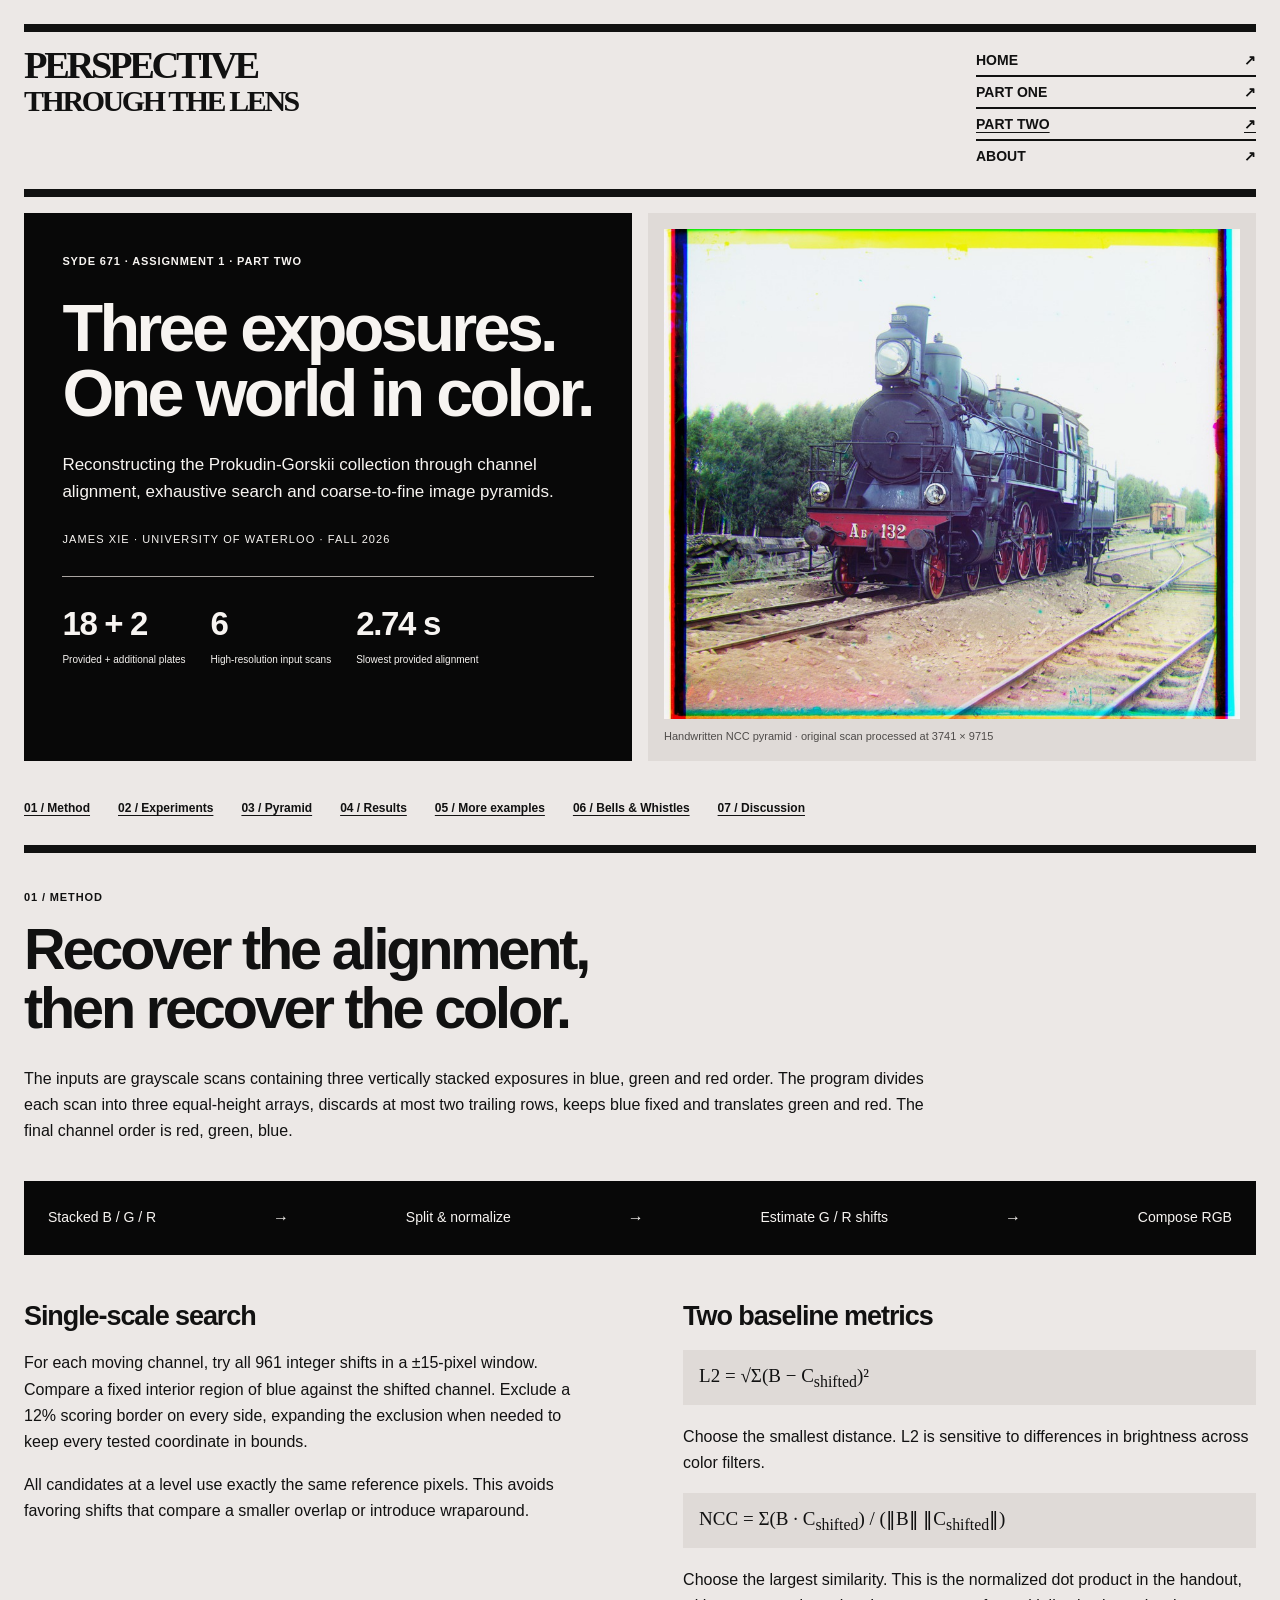
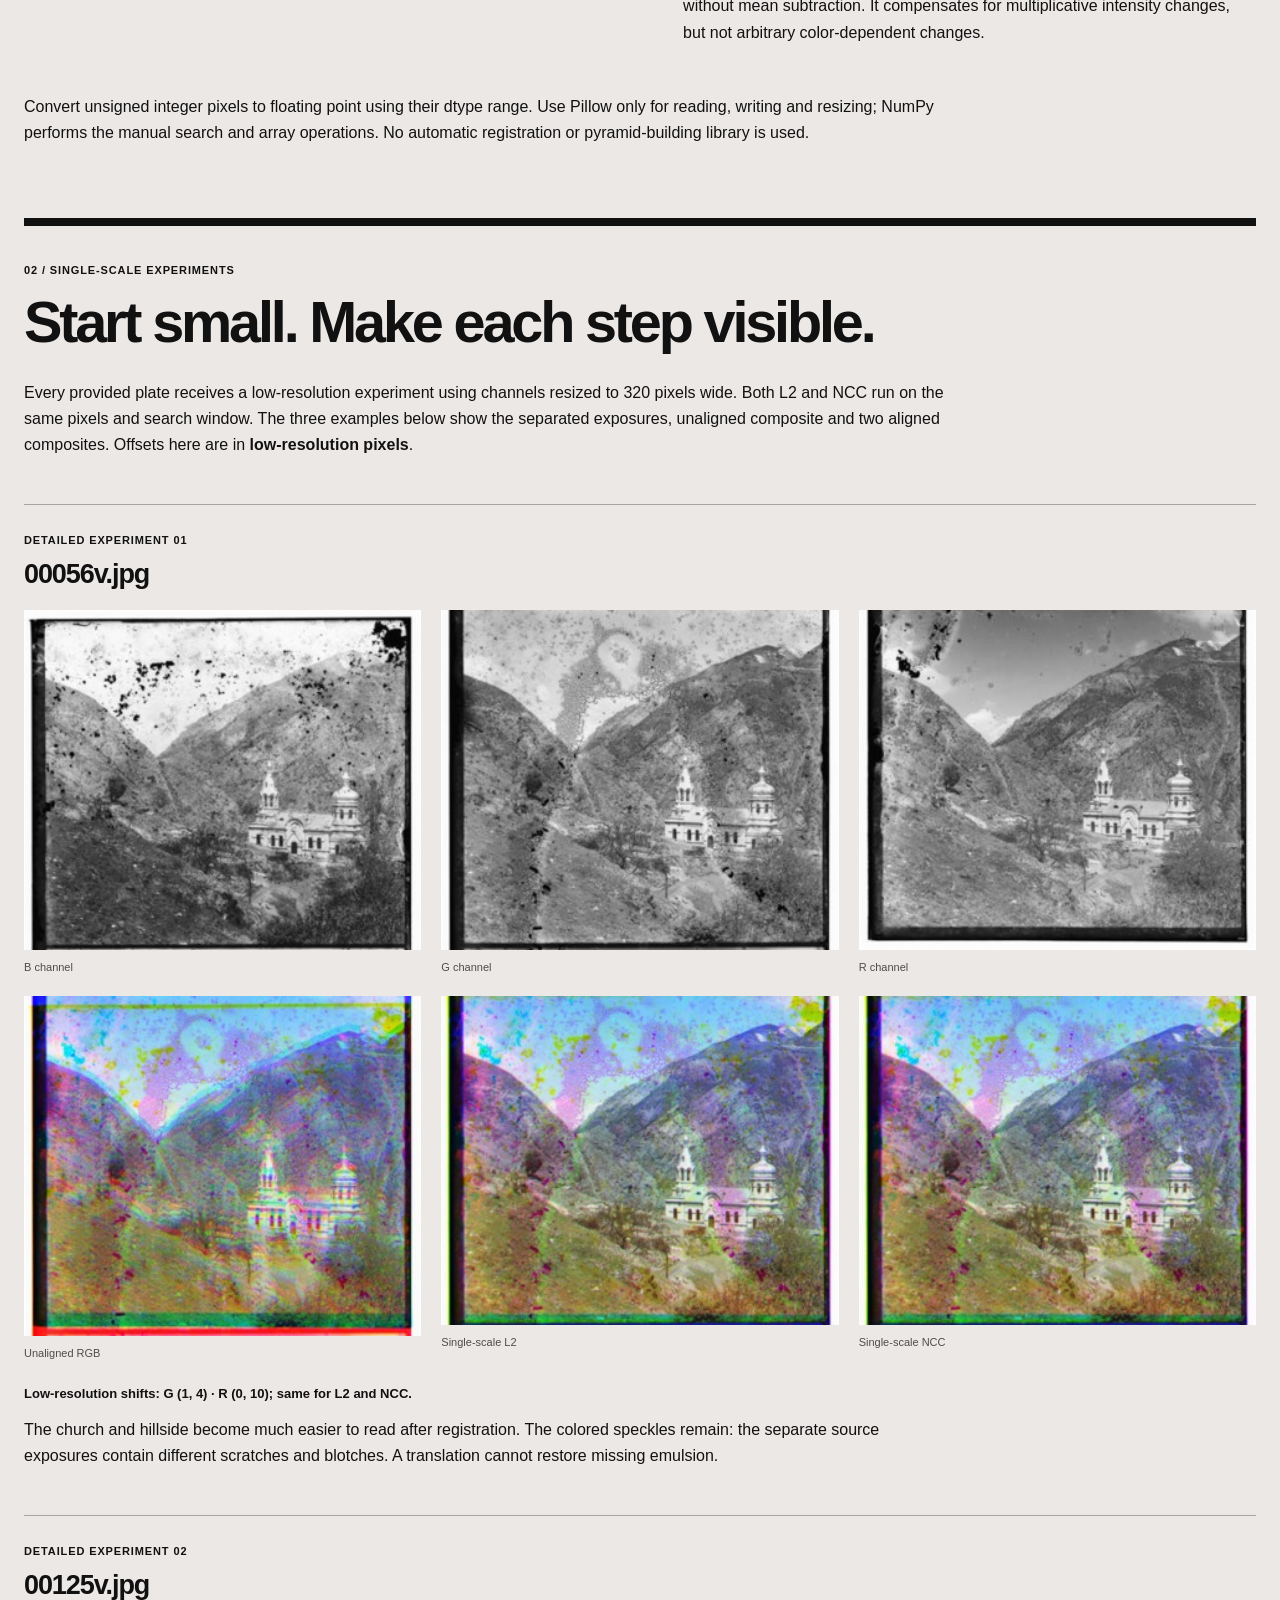
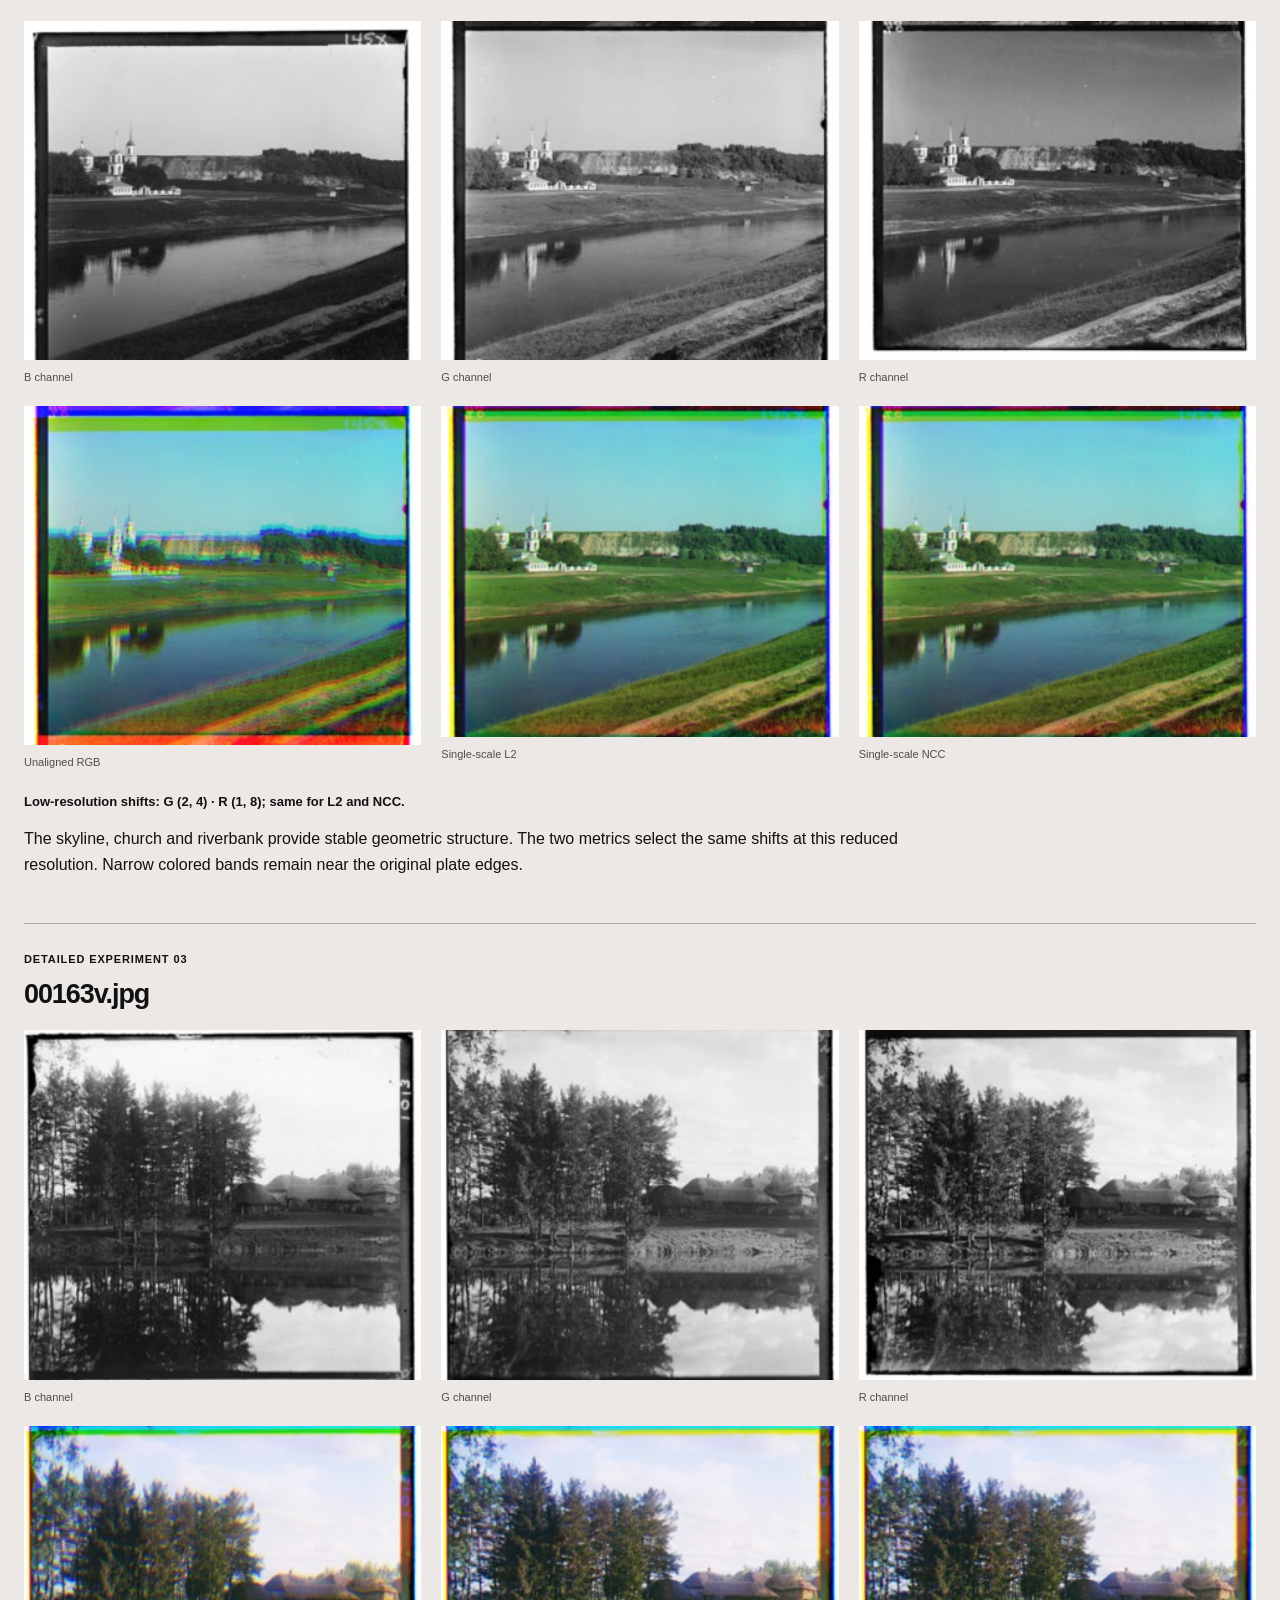
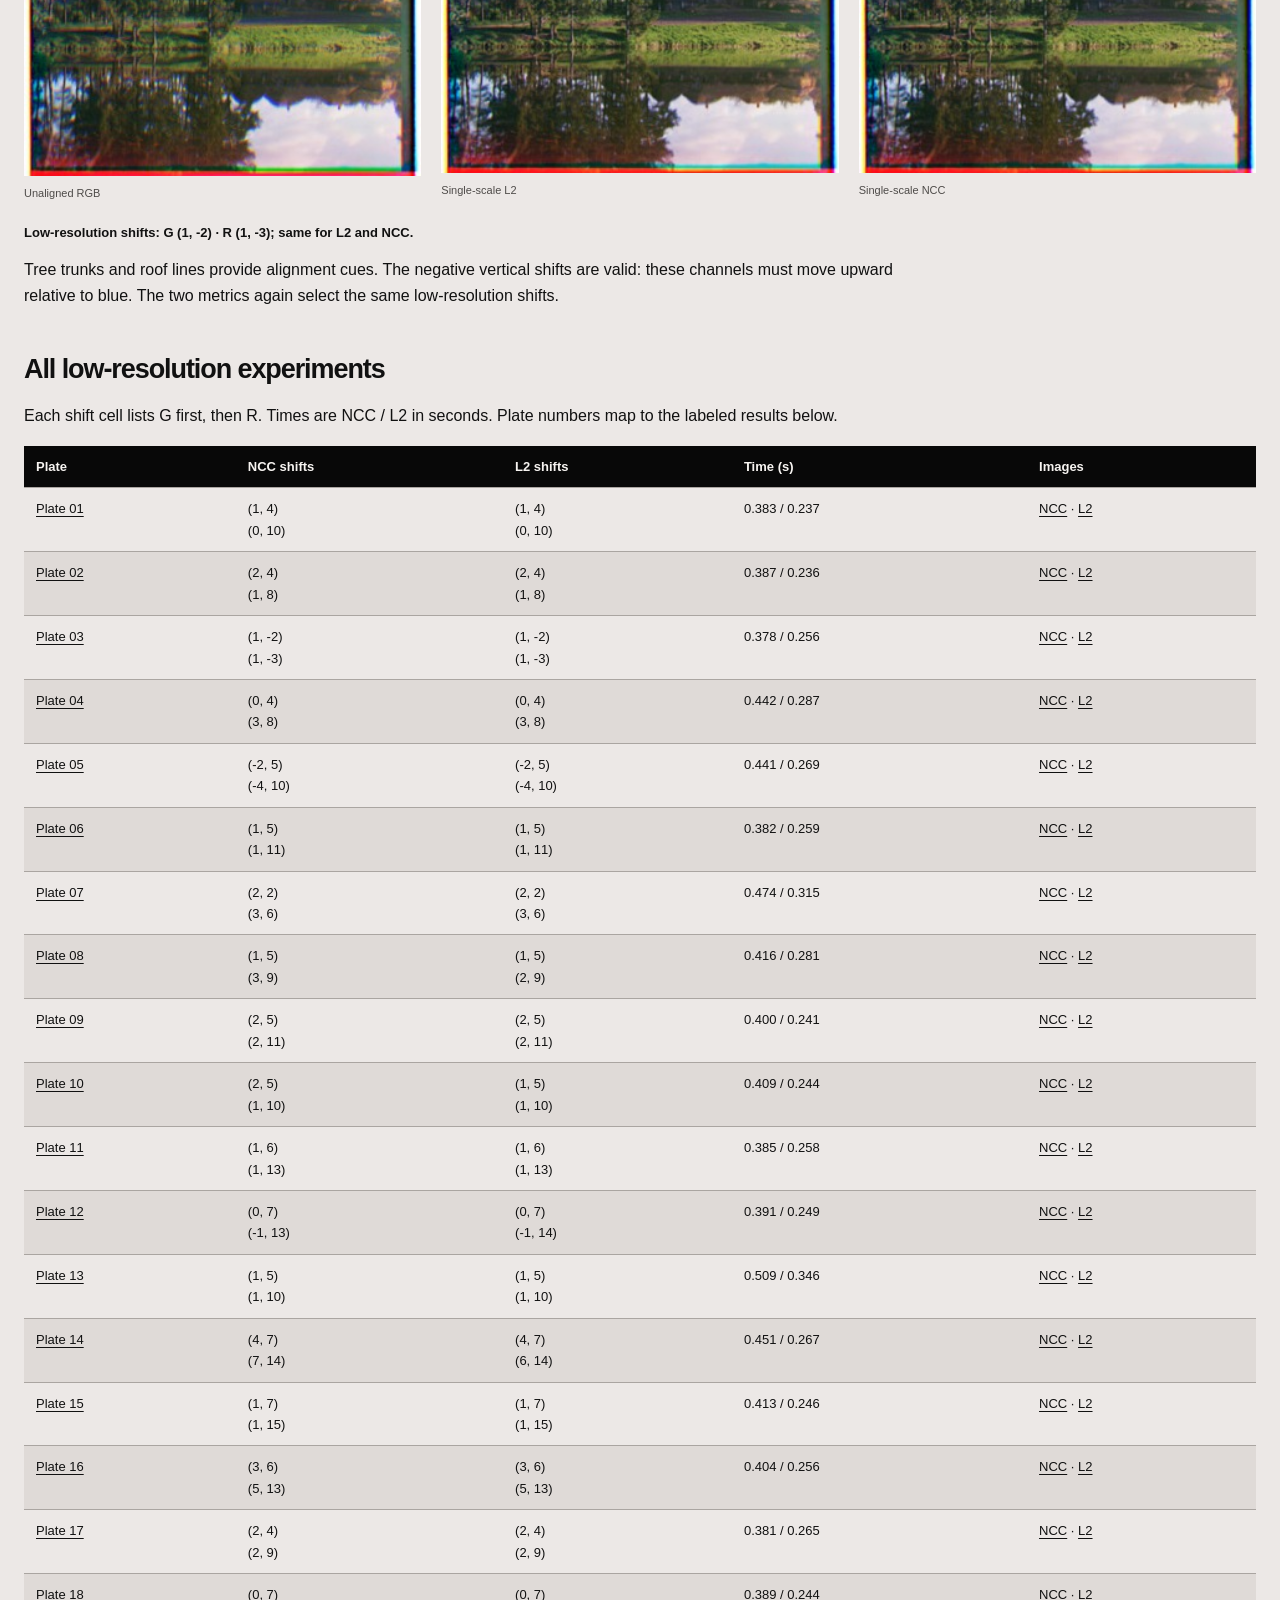
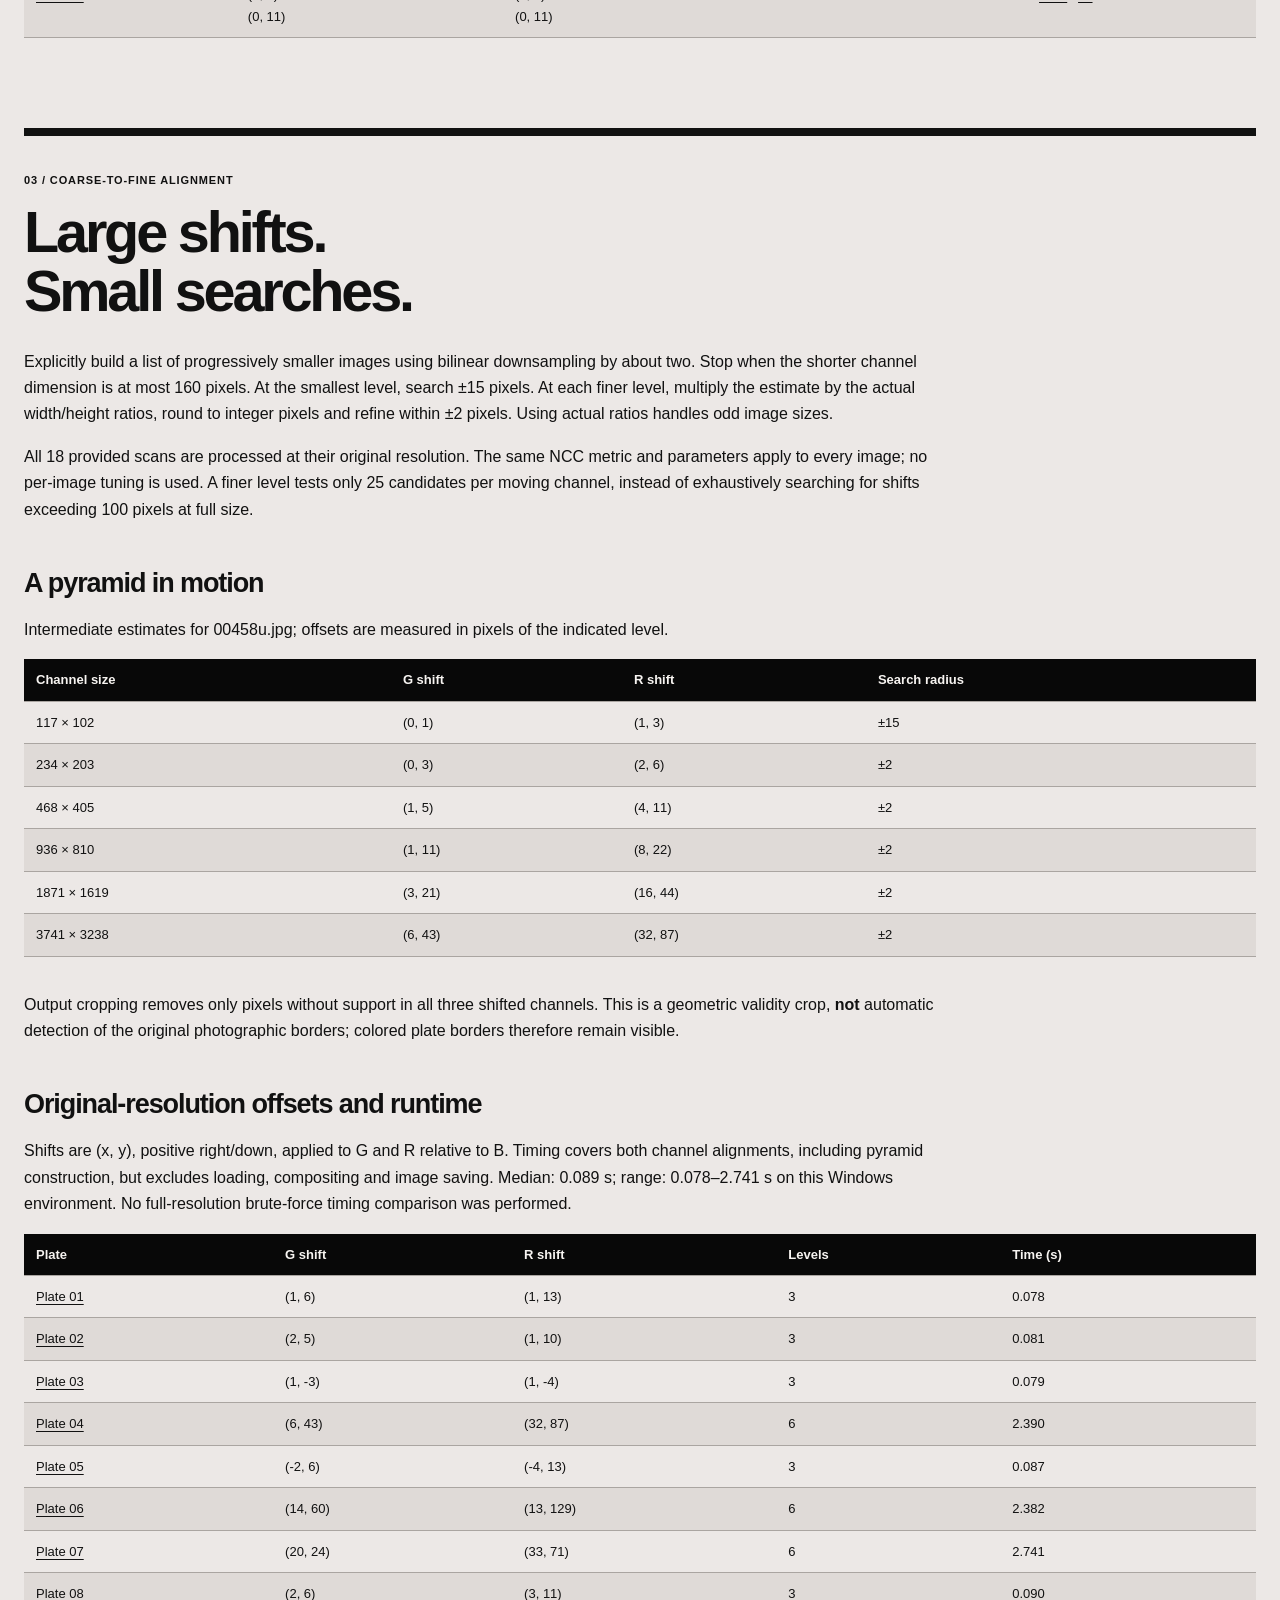
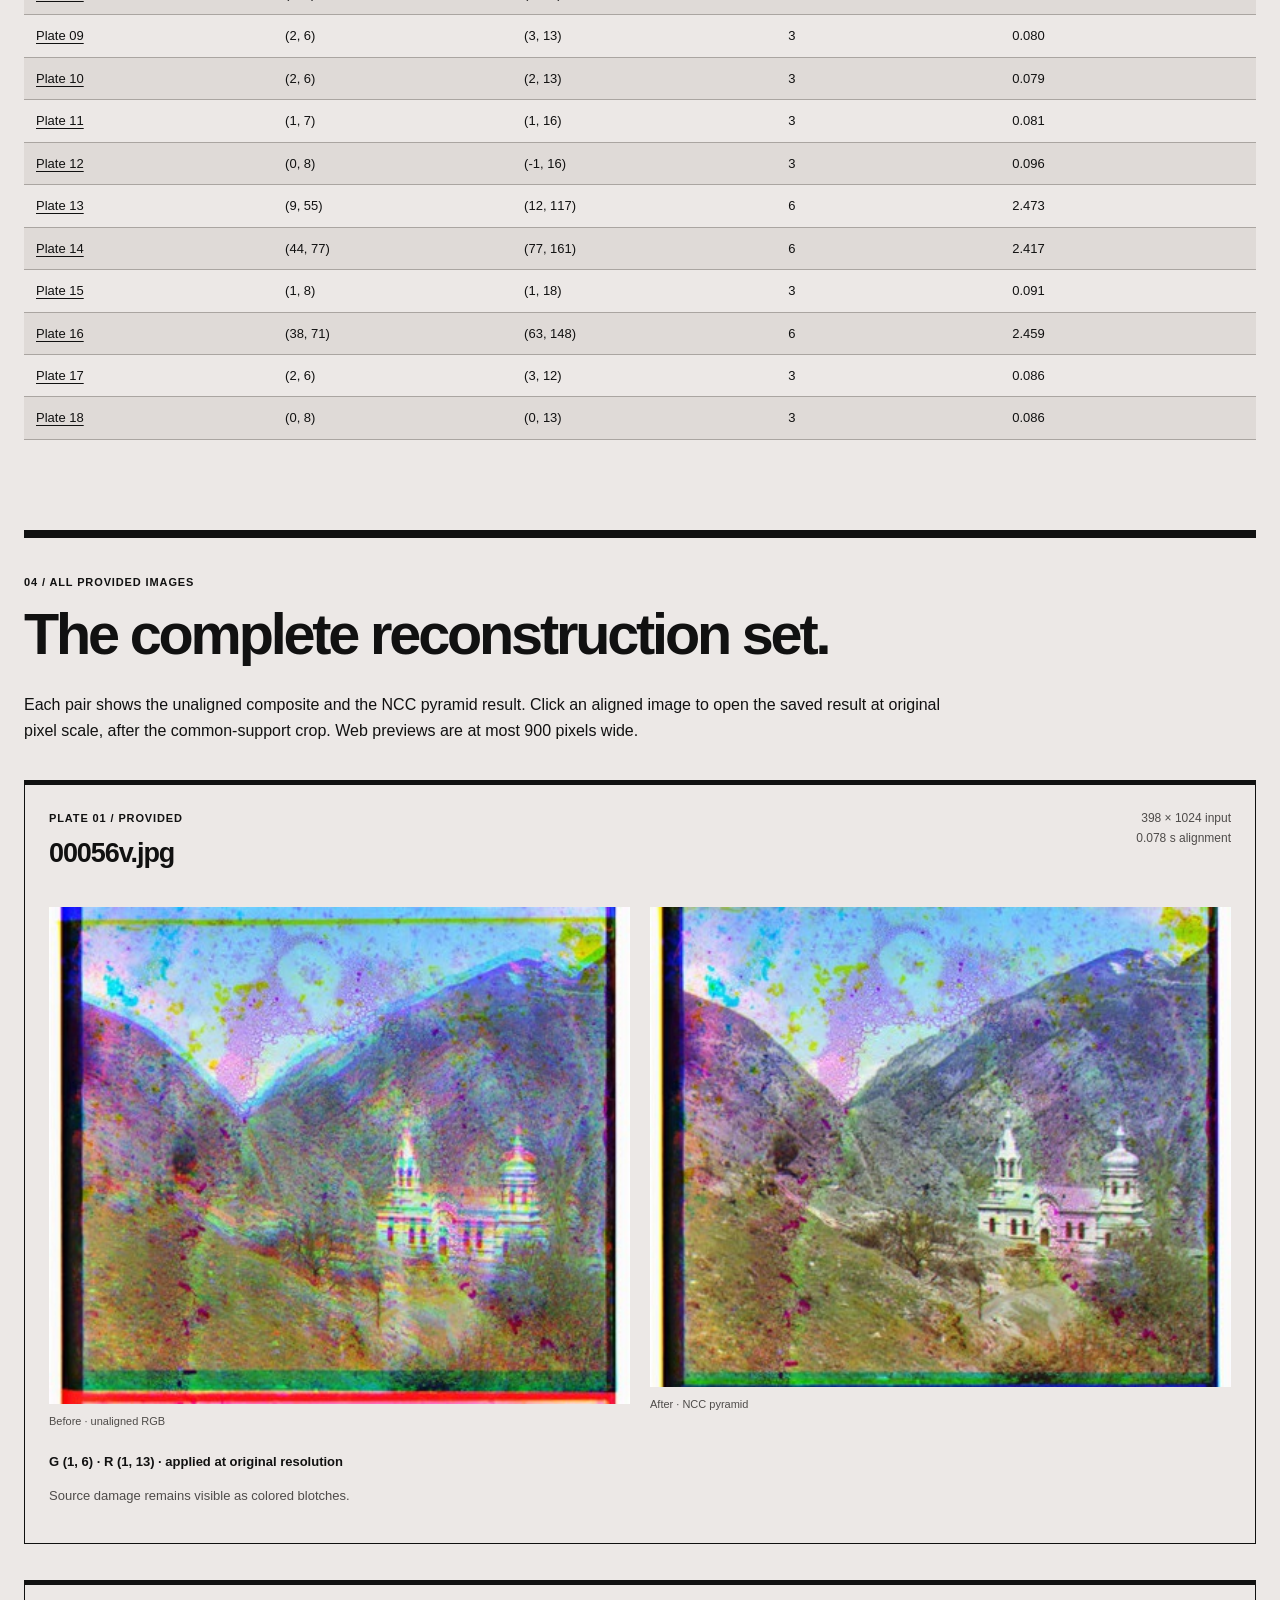
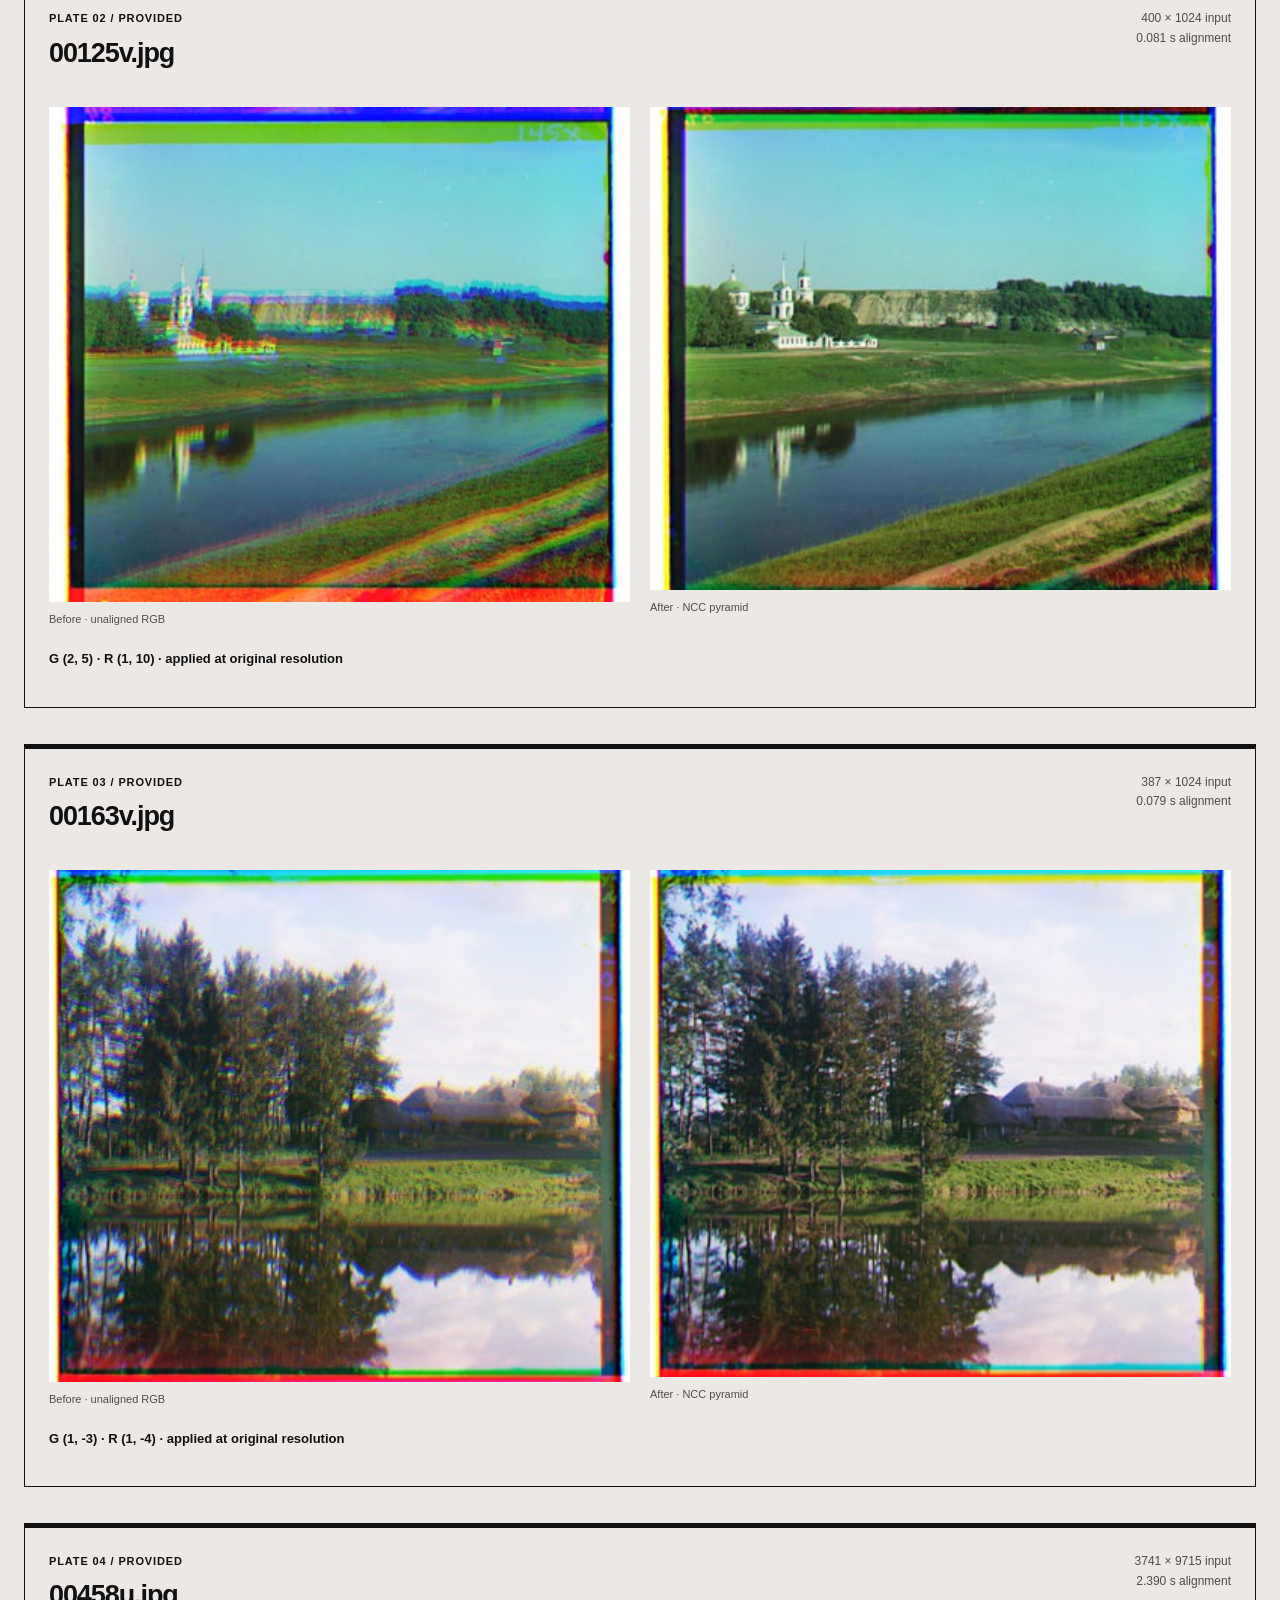
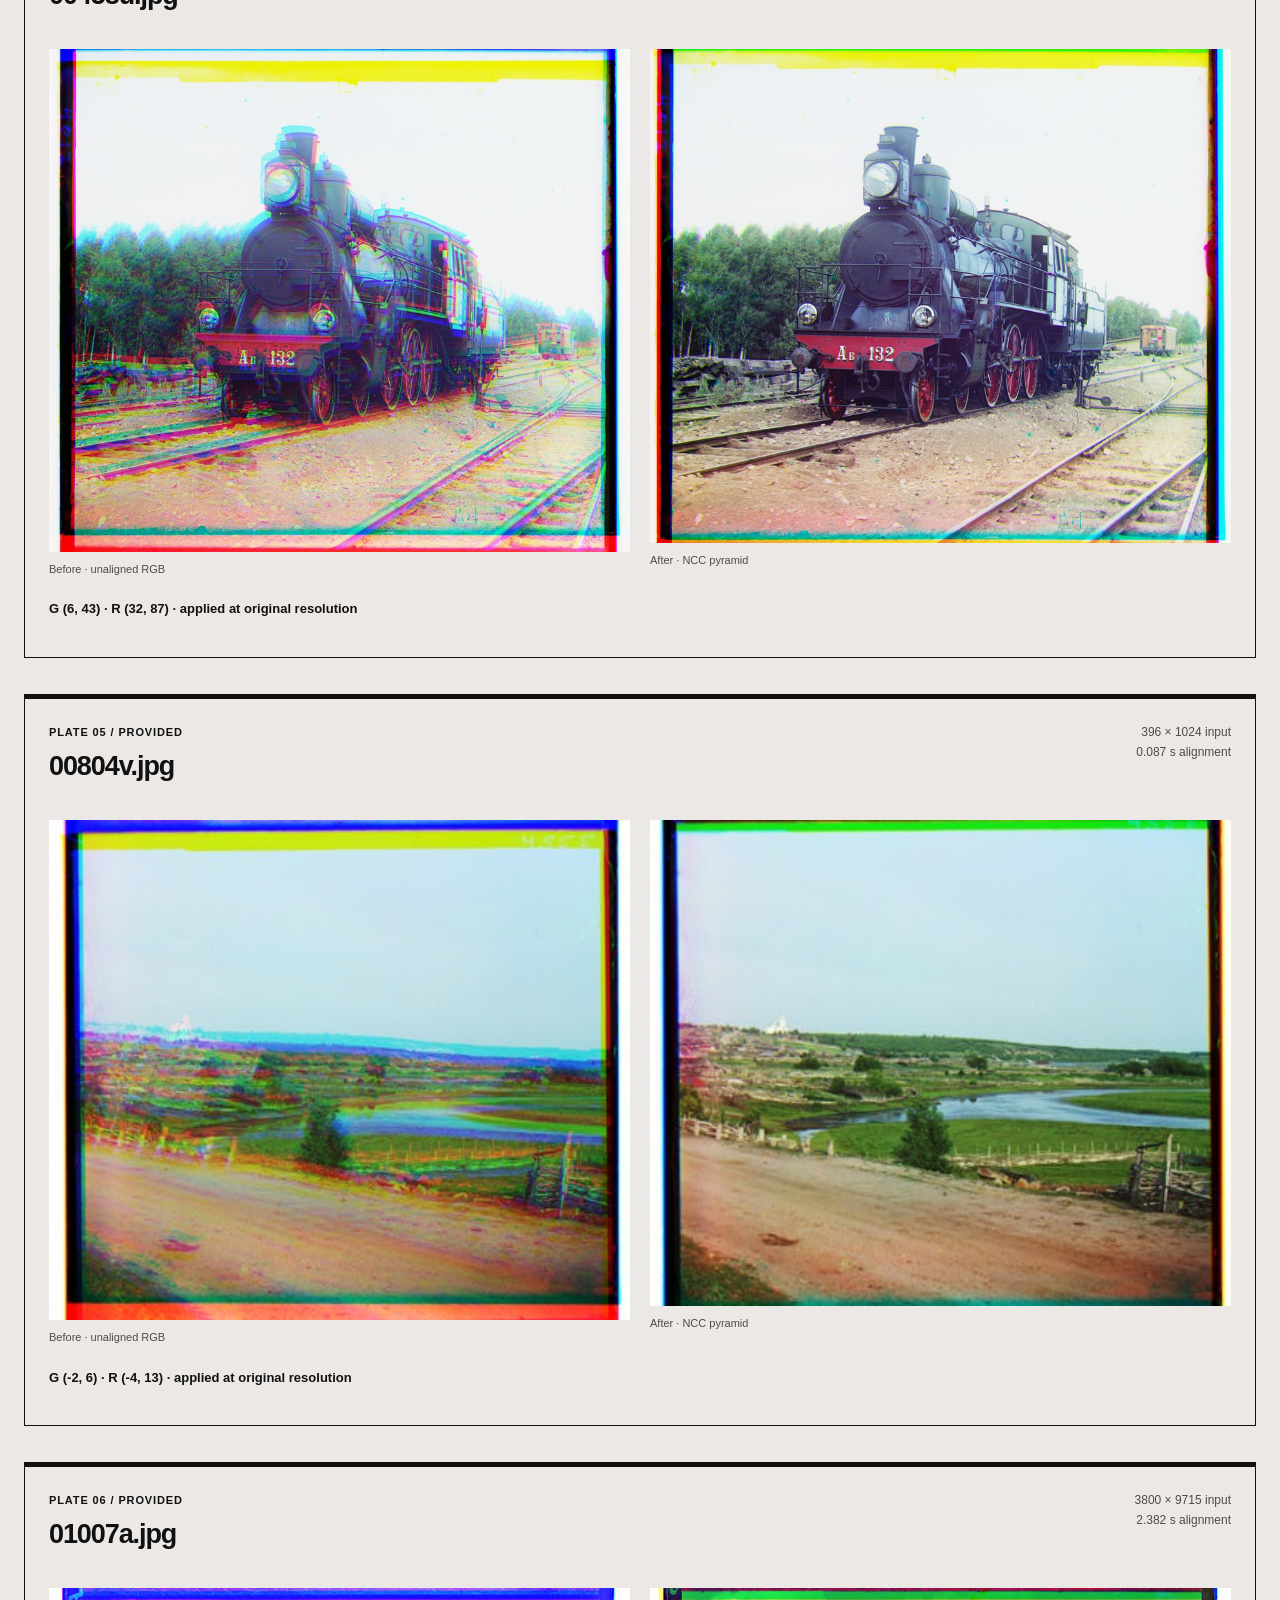
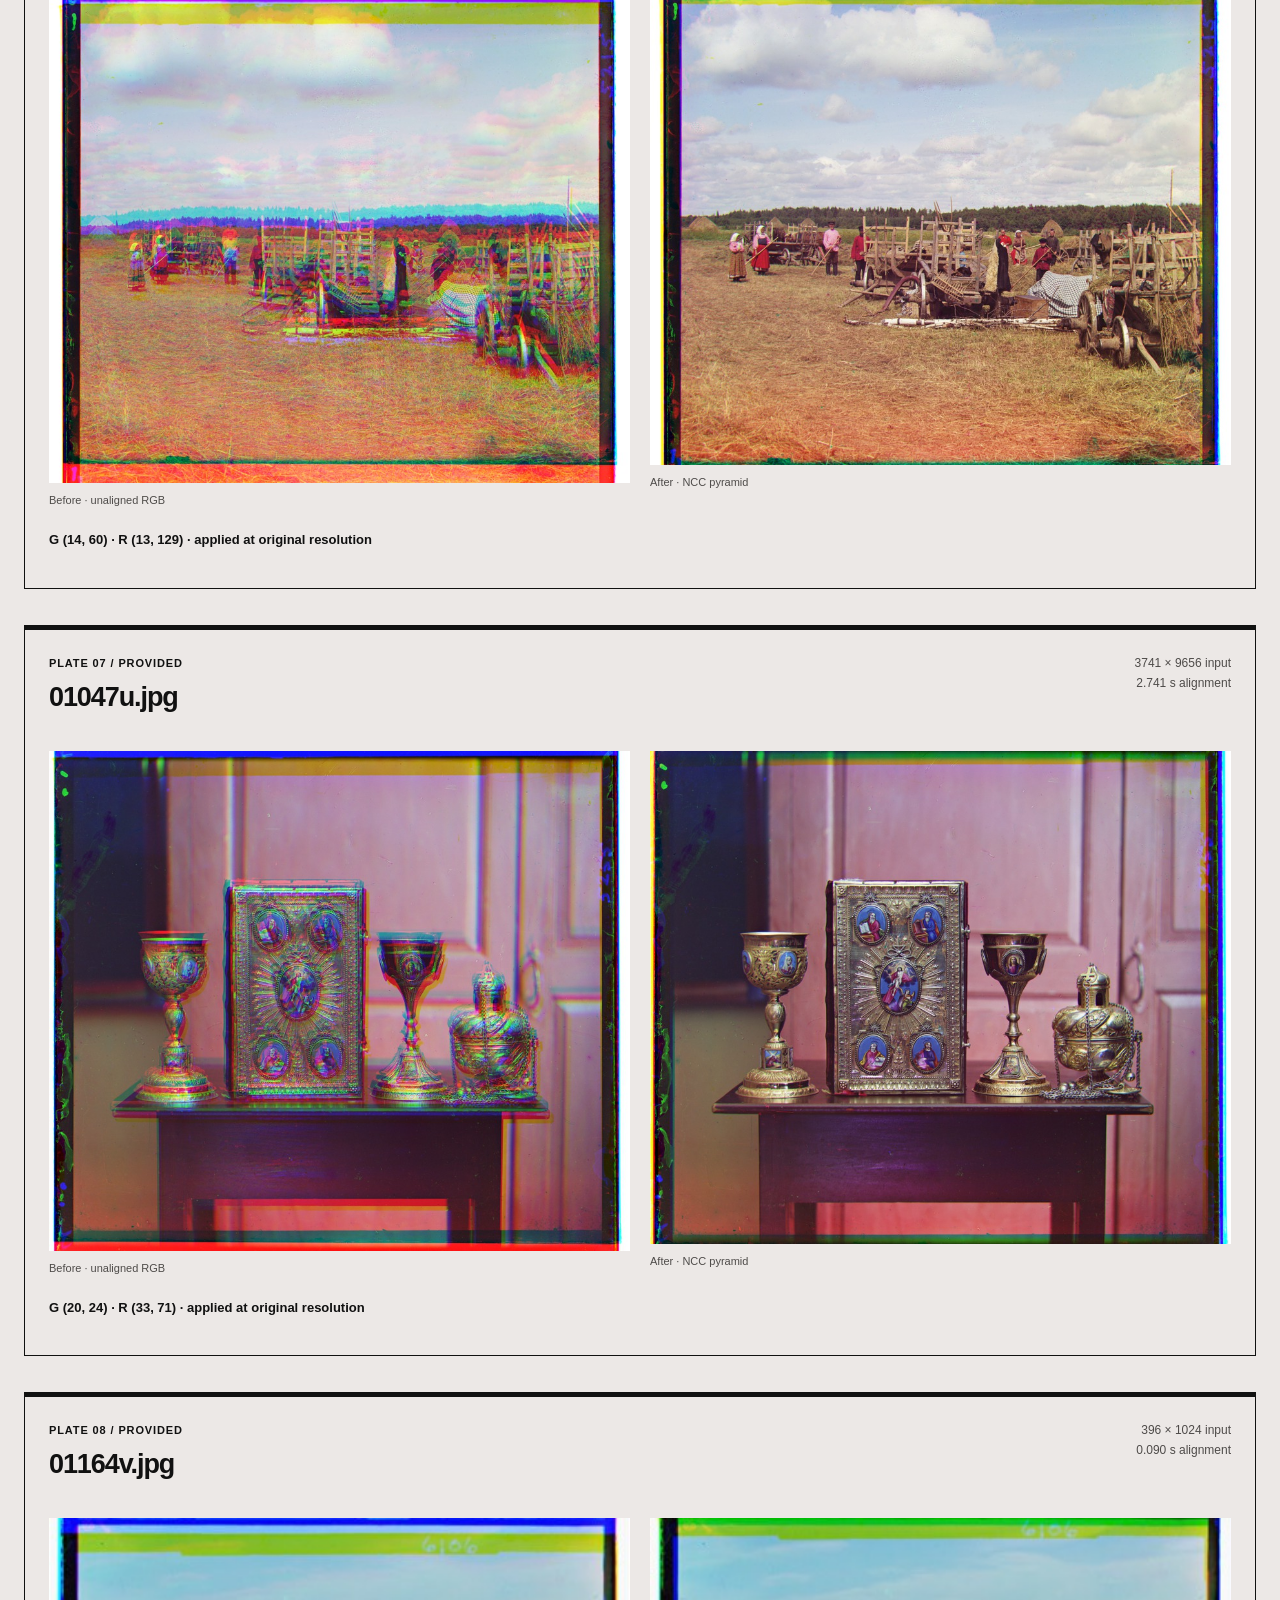
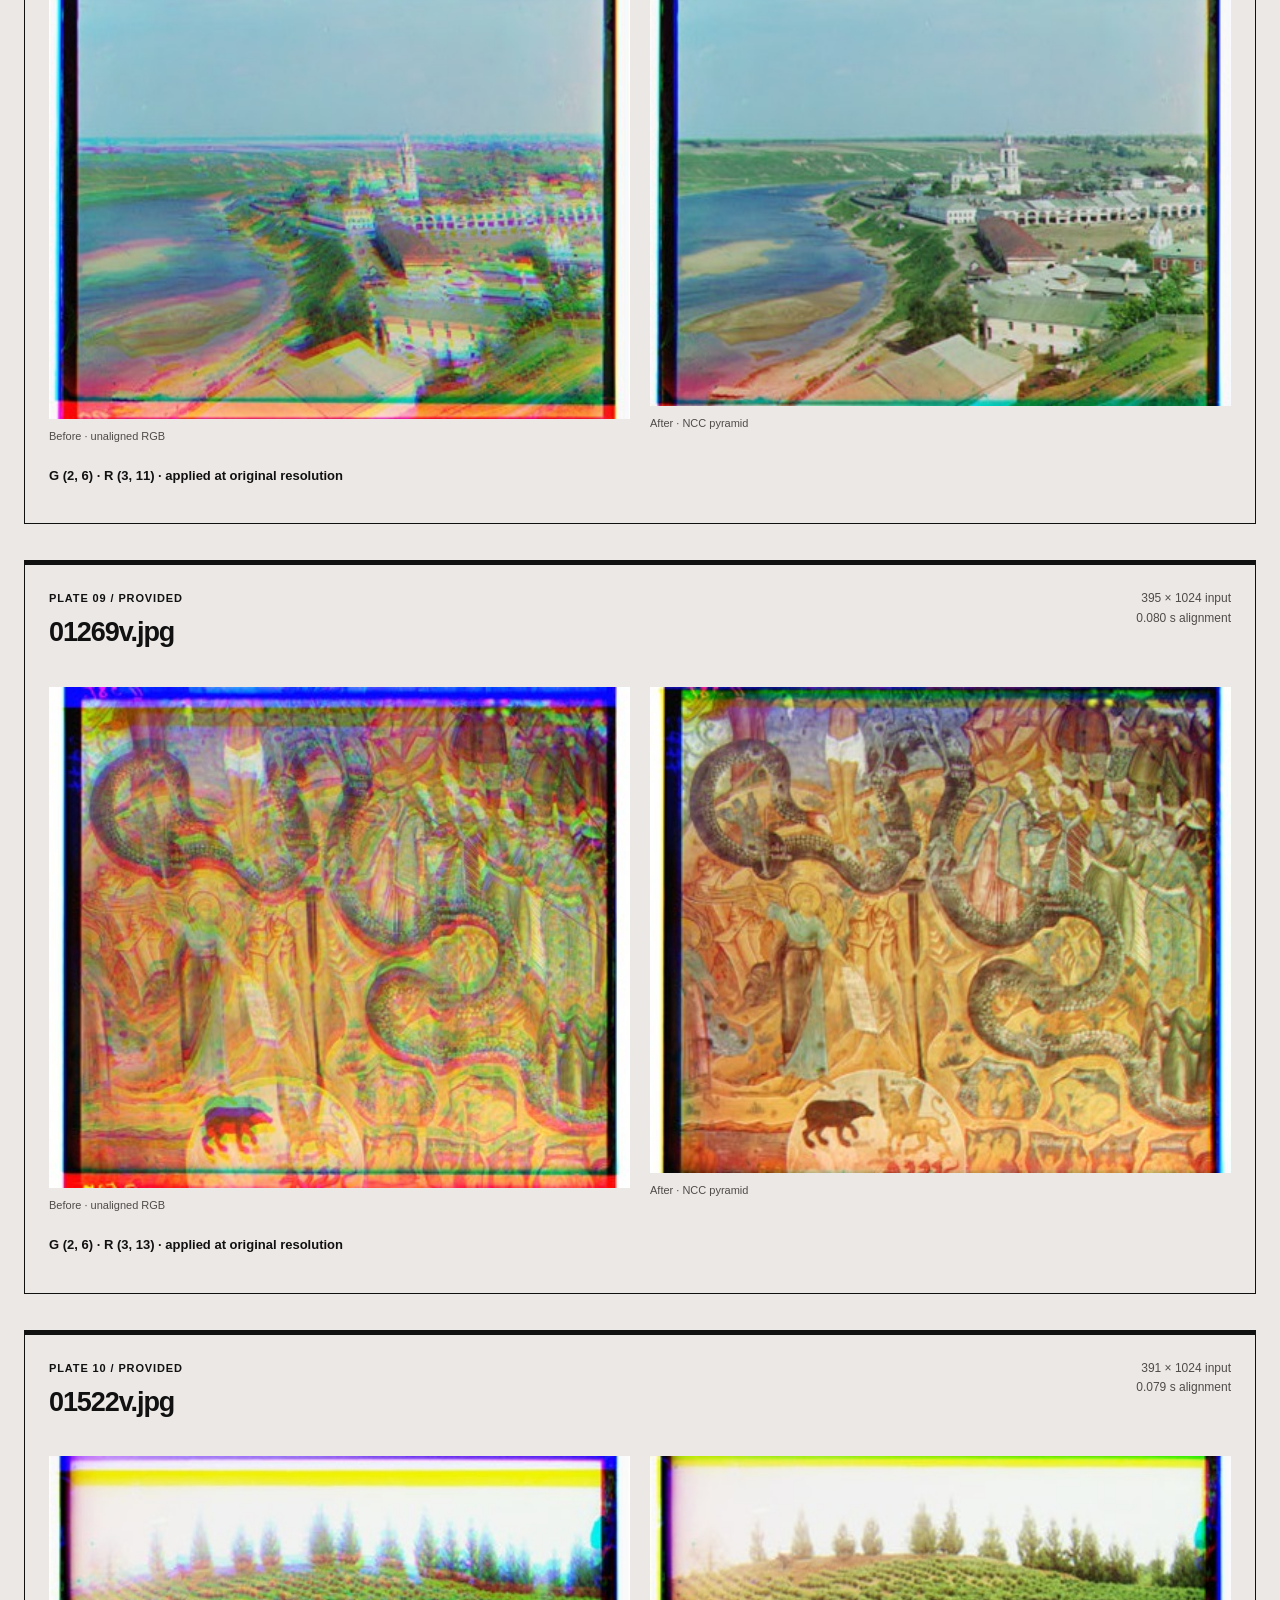
<file: part-two/index.html>
<!doctype html>
<html lang="en"><head><meta charset="utf-8"><meta name="viewport" content="width=device-width, initial-scale=1">
<meta name="description" content="Handwritten L2/NCC alignment and coarse-to-fine image pyramids for Prokudin-Gorskii glass plates.">
<title>Recovering Color — SYDE 671 Part Two</title><link rel="stylesheet" href="../style.css"><link rel="stylesheet" href="report.css"></head>
<body class="color-page"><header class="site-header shell"><a class="brand" href="../index.html"><span class="brand-mark">◎</span><span>Perspective<br><small>through the lens</small></span></a>
<nav class="header-nav" aria-label="Main navigation"><a href="../index.html">Home <span aria-hidden="true">↗</span></a><a href="../index.html#part-one">Part One <span aria-hidden="true">↗</span></a><a href="./index.html" aria-current="page">Part Two <span aria-hidden="true">↗</span></a><a href="../index.html#about">About <span aria-hidden="true">↗</span></a></nav></header>
<main>
<section class="report-hero shell"><div><p class="eyebrow">SYDE 671 · Assignment 1 · Part Two</p>
<h1>Three exposures.<br><em>One world in color.</em></h1>
<p class="lead">Reconstructing the Prokudin-Gorskii collection through channel alignment, exhaustive search and coarse-to-fine image pyramids.</p>
<p class="byline">James Xie · University of Waterloo · Fall 2026</p>
<div class="stats"><div><strong>18 + 2</strong><span>Provided + additional plates</span></div><div><strong>6</strong><span>High-resolution input scans</span></div><div><strong>2.74 s</strong><span>Slowest provided alignment</span></div></div></div>
<figure><img src="results/media/provided/00458u-pyramid.jpg" alt="Reconstructed locomotive photograph" loading="eager"><figcaption>Handwritten NCC pyramid · original scan processed at 3741 × 9715</figcaption></figure>
</section>
<nav class="report-index shell" aria-label="Report sections"><a href="#method">01 / Method</a><a href="#single">02 / Experiments</a><a href="#pyramid">03 / Pyramid</a><a href="#gallery">04 / Results</a><a href="#additional">05 / More examples</a><a href="#bells-whistles">06 / Bells &amp; Whistles</a><a href="#discussion">07 / Discussion</a></nav>
<section class="shell report-section" id="method"><p class="eyebrow">01 / Method</p><h2>Recover the alignment,<br>then recover the color.</h2>
<p>The inputs are grayscale scans containing three vertically stacked exposures in blue, green and red order. The program divides each scan into three equal-height arrays, discards at most two trailing rows, keeps blue fixed and translates green and red. The final channel order is red, green, blue.</p>
<div class="workflow"><span>Stacked B / G / R</span><b>→</b><span>Split & normalize</span><b>→</b><span>Estimate G / R shifts</span><b>→</b><span>Compose RGB</span></div>
<div class="method-grid"><article><h3>Single-scale search</h3><p>For each moving channel, try all 961 integer shifts in a ±15-pixel window. Compare a fixed interior region of blue against the shifted channel. Exclude a 12% scoring border on every side, expanding the exclusion when needed to keep every tested coordinate in bounds.</p>
<p>All candidates at a level use exactly the same reference pixels. This avoids favoring shifts that compare a smaller overlap or introduce wraparound.</p></article>
<article><h3>Two baseline metrics</h3><p class="formula">L2 = √Σ(B − C<sub>shifted</sub>)²</p><p>Choose the smallest distance. L2 is sensitive to differences in brightness across color filters.</p>
<p class="formula">NCC = Σ(B · C<sub>shifted</sub>) / (‖B‖ ‖C<sub>shifted</sub>‖)</p><p>Choose the largest similarity. This is the normalized dot product in the handout, without mean subtraction. It compensates for multiplicative intensity changes, but not arbitrary color-dependent changes.</p></article></div>
<p>Convert unsigned integer pixels to floating point using their dtype range. Use Pillow only for reading, writing and resizing; NumPy performs the manual search and array operations. No automatic registration or pyramid-building library is used.</p>
</section>
<section class="shell report-section" id="single"><p class="eyebrow">02 / Single-scale experiments</p><h2>Start small. Make each step visible.</h2>
<p>Every provided plate receives a low-resolution experiment using channels resized to 320 pixels wide. Both L2 and NCC run on the same pixels and search window. The three examples below show the separated exposures, unaligned composite and two aligned composites. Offsets here are in <strong>low-resolution pixels</strong>.</p>
<article class="experiment" id="experiment-1">
          <p class="eyebrow">Detailed experiment 01</p><h3>00056v.jpg</h3>
          <div class="triple"><figure><img src="results/media/provided/00056v-channel-b.jpg" alt="B exposure" loading="eager"><figcaption>B channel</figcaption></figure><figure><img src="results/media/provided/00056v-channel-g.jpg" alt="G exposure" loading="eager"><figcaption>G channel</figcaption></figure><figure><img src="results/media/provided/00056v-channel-r.jpg" alt="R exposure" loading="eager"><figcaption>R channel</figcaption></figure></div><div class="triple"><figure><img src="results/media/provided/00056v-low-before.jpg" alt="Unaligned RGB" loading="eager"><figcaption>Unaligned RGB</figcaption></figure><figure><img src="results/media/provided/00056v-single-l2.jpg" alt="Single-scale L2" loading="eager"><figcaption>Single-scale L2</figcaption></figure><figure><img src="results/media/provided/00056v-single-ncc.jpg" alt="Single-scale NCC" loading="eager"><figcaption>Single-scale NCC</figcaption></figure></div>
          <p class="measurement">Low-resolution shifts: G (1, 4) · R (0, 10); same for L2 and NCC.</p>
          <p>The church and hillside become much easier to read after registration. The colored speckles remain: the separate source exposures contain different scratches and blotches. A translation cannot restore missing emulsion.</p></article><article class="experiment" id="experiment-2">
          <p class="eyebrow">Detailed experiment 02</p><h3>00125v.jpg</h3>
          <div class="triple"><figure><img src="results/media/provided/00125v-channel-b.jpg" alt="B exposure" loading="eager"><figcaption>B channel</figcaption></figure><figure><img src="results/media/provided/00125v-channel-g.jpg" alt="G exposure" loading="eager"><figcaption>G channel</figcaption></figure><figure><img src="results/media/provided/00125v-channel-r.jpg" alt="R exposure" loading="eager"><figcaption>R channel</figcaption></figure></div><div class="triple"><figure><img src="results/media/provided/00125v-low-before.jpg" alt="Unaligned RGB" loading="eager"><figcaption>Unaligned RGB</figcaption></figure><figure><img src="results/media/provided/00125v-single-l2.jpg" alt="Single-scale L2" loading="eager"><figcaption>Single-scale L2</figcaption></figure><figure><img src="results/media/provided/00125v-single-ncc.jpg" alt="Single-scale NCC" loading="eager"><figcaption>Single-scale NCC</figcaption></figure></div>
          <p class="measurement">Low-resolution shifts: G (2, 4) · R (1, 8); same for L2 and NCC.</p>
          <p>The skyline, church and riverbank provide stable geometric structure. The two metrics select the same shifts at this reduced resolution. Narrow colored bands remain near the original plate edges.</p></article><article class="experiment" id="experiment-3">
          <p class="eyebrow">Detailed experiment 03</p><h3>00163v.jpg</h3>
          <div class="triple"><figure><img src="results/media/provided/00163v-channel-b.jpg" alt="B exposure" loading="eager"><figcaption>B channel</figcaption></figure><figure><img src="results/media/provided/00163v-channel-g.jpg" alt="G exposure" loading="eager"><figcaption>G channel</figcaption></figure><figure><img src="results/media/provided/00163v-channel-r.jpg" alt="R exposure" loading="eager"><figcaption>R channel</figcaption></figure></div><div class="triple"><figure><img src="results/media/provided/00163v-low-before.jpg" alt="Unaligned RGB" loading="eager"><figcaption>Unaligned RGB</figcaption></figure><figure><img src="results/media/provided/00163v-single-l2.jpg" alt="Single-scale L2" loading="eager"><figcaption>Single-scale L2</figcaption></figure><figure><img src="results/media/provided/00163v-single-ncc.jpg" alt="Single-scale NCC" loading="eager"><figcaption>Single-scale NCC</figcaption></figure></div>
          <p class="measurement">Low-resolution shifts: G (1, -2) · R (1, -3); same for L2 and NCC.</p>
          <p>Tree trunks and roof lines provide alignment cues. The negative vertical shifts are valid: these channels must move upward relative to blue. The two metrics again select the same low-resolution shifts.</p></article>
<div class="table-block"><h3>All low-resolution experiments</h3><p>Each shift cell lists G first, then R. Times are NCC / L2 in seconds. Plate numbers map to the labeled results below.</p>
<table><thead><tr><th>Plate</th><th>NCC shifts</th><th>L2 shifts</th><th>Time (s)</th><th>Images</th></tr></thead><tbody><tr><th><a href="#plate-1">Plate 01</a></th>
          <td>(1, 4)<br>(0, 10)</td>
          <td>(1, 4)<br>(0, 10)</td>
          <td>0.383 / 0.237</td>
          <td><a href="results/media/provided/00056v-single-ncc.jpg">NCC</a> · <a href="results/media/provided/00056v-single-l2.jpg">L2</a></td></tr><tr><th><a href="#plate-2">Plate 02</a></th>
          <td>(2, 4)<br>(1, 8)</td>
          <td>(2, 4)<br>(1, 8)</td>
          <td>0.387 / 0.236</td>
          <td><a href="results/media/provided/00125v-single-ncc.jpg">NCC</a> · <a href="results/media/provided/00125v-single-l2.jpg">L2</a></td></tr><tr><th><a href="#plate-3">Plate 03</a></th>
          <td>(1, -2)<br>(1, -3)</td>
          <td>(1, -2)<br>(1, -3)</td>
          <td>0.378 / 0.256</td>
          <td><a href="results/media/provided/00163v-single-ncc.jpg">NCC</a> · <a href="results/media/provided/00163v-single-l2.jpg">L2</a></td></tr><tr><th><a href="#plate-4">Plate 04</a></th>
          <td>(0, 4)<br>(3, 8)</td>
          <td>(0, 4)<br>(3, 8)</td>
          <td>0.442 / 0.287</td>
          <td><a href="results/media/provided/00458u-single-ncc.jpg">NCC</a> · <a href="results/media/provided/00458u-single-l2.jpg">L2</a></td></tr><tr><th><a href="#plate-5">Plate 05</a></th>
          <td>(-2, 5)<br>(-4, 10)</td>
          <td>(-2, 5)<br>(-4, 10)</td>
          <td>0.441 / 0.269</td>
          <td><a href="results/media/provided/00804v-single-ncc.jpg">NCC</a> · <a href="results/media/provided/00804v-single-l2.jpg">L2</a></td></tr><tr><th><a href="#plate-6">Plate 06</a></th>
          <td>(1, 5)<br>(1, 11)</td>
          <td>(1, 5)<br>(1, 11)</td>
          <td>0.382 / 0.259</td>
          <td><a href="results/media/provided/01007a-single-ncc.jpg">NCC</a> · <a href="results/media/provided/01007a-single-l2.jpg">L2</a></td></tr><tr><th><a href="#plate-7">Plate 07</a></th>
          <td>(2, 2)<br>(3, 6)</td>
          <td>(2, 2)<br>(3, 6)</td>
          <td>0.474 / 0.315</td>
          <td><a href="results/media/provided/01047u-single-ncc.jpg">NCC</a> · <a href="results/media/provided/01047u-single-l2.jpg">L2</a></td></tr><tr><th><a href="#plate-8">Plate 08</a></th>
          <td>(1, 5)<br>(3, 9)</td>
          <td>(1, 5)<br>(2, 9)</td>
          <td>0.416 / 0.281</td>
          <td><a href="results/media/provided/01164v-single-ncc.jpg">NCC</a> · <a href="results/media/provided/01164v-single-l2.jpg">L2</a></td></tr><tr><th><a href="#plate-9">Plate 09</a></th>
          <td>(2, 5)<br>(2, 11)</td>
          <td>(2, 5)<br>(2, 11)</td>
          <td>0.400 / 0.241</td>
          <td><a href="results/media/provided/01269v-single-ncc.jpg">NCC</a> · <a href="results/media/provided/01269v-single-l2.jpg">L2</a></td></tr><tr><th><a href="#plate-10">Plate 10</a></th>
          <td>(2, 5)<br>(1, 10)</td>
          <td>(1, 5)<br>(1, 10)</td>
          <td>0.409 / 0.244</td>
          <td><a href="results/media/provided/01522v-single-ncc.jpg">NCC</a> · <a href="results/media/provided/01522v-single-l2.jpg">L2</a></td></tr><tr><th><a href="#plate-11">Plate 11</a></th>
          <td>(1, 6)<br>(1, 13)</td>
          <td>(1, 6)<br>(1, 13)</td>
          <td>0.385 / 0.258</td>
          <td><a href="results/media/provided/01597v-single-ncc.jpg">NCC</a> · <a href="results/media/provided/01597v-single-l2.jpg">L2</a></td></tr><tr><th><a href="#plate-12">Plate 12</a></th>
          <td>(0, 7)<br>(-1, 13)</td>
          <td>(0, 7)<br>(-1, 14)</td>
          <td>0.391 / 0.249</td>
          <td><a href="results/media/provided/01598v-single-ncc.jpg">NCC</a> · <a href="results/media/provided/01598v-single-l2.jpg">L2</a></td></tr><tr><th><a href="#plate-13">Plate 13</a></th>
          <td>(1, 5)<br>(1, 10)</td>
          <td>(1, 5)<br>(1, 10)</td>
          <td>0.509 / 0.346</td>
          <td><a href="results/media/provided/01657u-single-ncc.jpg">NCC</a> · <a href="results/media/provided/01657u-single-l2.jpg">L2</a></td></tr><tr><th><a href="#plate-14">Plate 14</a></th>
          <td>(4, 7)<br>(7, 14)</td>
          <td>(4, 7)<br>(6, 14)</td>
          <td>0.451 / 0.267</td>
          <td><a href="results/media/provided/01725u-single-ncc.jpg">NCC</a> · <a href="results/media/provided/01725u-single-l2.jpg">L2</a></td></tr><tr><th><a href="#plate-15">Plate 15</a></th>
          <td>(1, 7)<br>(1, 15)</td>
          <td>(1, 7)<br>(1, 15)</td>
          <td>0.413 / 0.246</td>
          <td><a href="results/media/provided/01728v-single-ncc.jpg">NCC</a> · <a href="results/media/provided/01728v-single-l2.jpg">L2</a></td></tr><tr><th><a href="#plate-16">Plate 16</a></th>
          <td>(3, 6)<br>(5, 13)</td>
          <td>(3, 6)<br>(5, 13)</td>
          <td>0.404 / 0.256</td>
          <td><a href="results/media/provided/01861a-single-ncc.jpg">NCC</a> · <a href="results/media/provided/01861a-single-l2.jpg">L2</a></td></tr><tr><th><a href="#plate-17">Plate 17</a></th>
          <td>(2, 4)<br>(2, 9)</td>
          <td>(2, 4)<br>(2, 9)</td>
          <td>0.381 / 0.265</td>
          <td><a href="results/media/provided/10131v-single-ncc.jpg">NCC</a> · <a href="results/media/provided/10131v-single-l2.jpg">L2</a></td></tr><tr><th><a href="#plate-18">Plate 18</a></th>
          <td>(0, 7)<br>(0, 11)</td>
          <td>(0, 7)<br>(0, 11)</td>
          <td>0.389 / 0.244</td>
          <td><a href="results/media/provided/31421v-single-ncc.jpg">NCC</a> · <a href="results/media/provided/31421v-single-l2.jpg">L2</a></td></tr></tbody></table></div></section>
<section class="shell report-section" id="pyramid"><p class="eyebrow">03 / Coarse-to-fine alignment</p><h2>Large shifts.<br>Small searches.</h2>
<p>Explicitly build a list of progressively smaller images using bilinear downsampling by about two. Stop when the shorter channel dimension is at most 160 pixels. At the smallest level, search ±15 pixels. At each finer level, multiply the estimate by the actual width/height ratios, round to integer pixels and refine within ±2 pixels. Using actual ratios handles odd image sizes.</p>
<p>All 18 provided scans are processed at their original resolution. The same NCC metric and parameters apply to every image; no per-image tuning is used. A finer level tests only 25 candidates per moving channel, instead of exhaustively searching for shifts exceeding 100 pixels at full size.</p>
<div class="table-block"><h3>A pyramid in motion</h3><p>Intermediate estimates for 00458u.jpg; offsets are measured in pixels of the indicated level.</p>
<table><thead><tr><th>Channel size</th><th>G shift</th><th>R shift</th><th>Search radius</th></tr></thead><tbody><tr><td>117 × 102</td><td>(0, 1)</td><td>(1, 3)</td><td>±15</td></tr><tr><td>234 × 203</td><td>(0, 3)</td><td>(2, 6)</td><td>±2</td></tr><tr><td>468 × 405</td><td>(1, 5)</td><td>(4, 11)</td><td>±2</td></tr><tr><td>936 × 810</td><td>(1, 11)</td><td>(8, 22)</td><td>±2</td></tr><tr><td>1871 × 1619</td><td>(3, 21)</td><td>(16, 44)</td><td>±2</td></tr><tr><td>3741 × 3238</td><td>(6, 43)</td><td>(32, 87)</td><td>±2</td></tr></tbody></table></div>
<p>Output cropping removes only pixels without support in all three shifted channels. This is a geometric validity crop, <strong>not</strong> automatic detection of the original photographic borders; colored plate borders therefore remain visible.</p>
<div class="table-block"><h3>Original-resolution offsets and runtime</h3><p>Shifts are (x, y), positive right/down, applied to G and R relative to B. Timing covers both channel alignments, including pyramid construction, but excludes loading, compositing and image saving. Median: 0.089 s; range: 0.078–2.741 s on this Windows environment. No full-resolution brute-force timing comparison was performed.</p>
<table><thead><tr><th>Plate</th><th>G shift</th><th>R shift</th><th>Levels</th><th>Time (s)</th></tr></thead><tbody><tr><th><a href="#plate-1">Plate 01</a></th>
          <td>(1, 6)</td><td>(1, 13)</td>
          <td>3</td><td>0.078</td></tr><tr><th><a href="#plate-2">Plate 02</a></th>
          <td>(2, 5)</td><td>(1, 10)</td>
          <td>3</td><td>0.081</td></tr><tr><th><a href="#plate-3">Plate 03</a></th>
          <td>(1, -3)</td><td>(1, -4)</td>
          <td>3</td><td>0.079</td></tr><tr><th><a href="#plate-4">Plate 04</a></th>
          <td>(6, 43)</td><td>(32, 87)</td>
          <td>6</td><td>2.390</td></tr><tr><th><a href="#plate-5">Plate 05</a></th>
          <td>(-2, 6)</td><td>(-4, 13)</td>
          <td>3</td><td>0.087</td></tr><tr><th><a href="#plate-6">Plate 06</a></th>
          <td>(14, 60)</td><td>(13, 129)</td>
          <td>6</td><td>2.382</td></tr><tr><th><a href="#plate-7">Plate 07</a></th>
          <td>(20, 24)</td><td>(33, 71)</td>
          <td>6</td><td>2.741</td></tr><tr><th><a href="#plate-8">Plate 08</a></th>
          <td>(2, 6)</td><td>(3, 11)</td>
          <td>3</td><td>0.090</td></tr><tr><th><a href="#plate-9">Plate 09</a></th>
          <td>(2, 6)</td><td>(3, 13)</td>
          <td>3</td><td>0.080</td></tr><tr><th><a href="#plate-10">Plate 10</a></th>
          <td>(2, 6)</td><td>(2, 13)</td>
          <td>3</td><td>0.079</td></tr><tr><th><a href="#plate-11">Plate 11</a></th>
          <td>(1, 7)</td><td>(1, 16)</td>
          <td>3</td><td>0.081</td></tr><tr><th><a href="#plate-12">Plate 12</a></th>
          <td>(0, 8)</td><td>(-1, 16)</td>
          <td>3</td><td>0.096</td></tr><tr><th><a href="#plate-13">Plate 13</a></th>
          <td>(9, 55)</td><td>(12, 117)</td>
          <td>6</td><td>2.473</td></tr><tr><th><a href="#plate-14">Plate 14</a></th>
          <td>(44, 77)</td><td>(77, 161)</td>
          <td>6</td><td>2.417</td></tr><tr><th><a href="#plate-15">Plate 15</a></th>
          <td>(1, 8)</td><td>(1, 18)</td>
          <td>3</td><td>0.091</td></tr><tr><th><a href="#plate-16">Plate 16</a></th>
          <td>(38, 71)</td><td>(63, 148)</td>
          <td>6</td><td>2.459</td></tr><tr><th><a href="#plate-17">Plate 17</a></th>
          <td>(2, 6)</td><td>(3, 12)</td>
          <td>3</td><td>0.086</td></tr><tr><th><a href="#plate-18">Plate 18</a></th>
          <td>(0, 8)</td><td>(0, 13)</td>
          <td>3</td><td>0.086</td></tr></tbody></table></div></section>
<section class="shell report-section" id="gallery"><p class="eyebrow">04 / All provided images</p><h2>The complete reconstruction set.</h2>
<p>Each pair shows the unaligned composite and the NCC pyramid result. Click an aligned image to open the saved result at original pixel scale, after the common-support crop. Web previews are at most 900 pixels wide.</p><article class="result" id="plate-1">
          <div class="result-heading"><div><p class="eyebrow">Plate 01 / provided</p><h3>00056v.jpg</h3></div>
          <p>398 × 1024 input<br>0.078 s alignment</p></div>
          <div class="pair"><figure><img src="results/media/provided/00056v-before.jpg" alt="Unaligned 00056v.jpg" loading="eager"><figcaption>Before · unaligned RGB</figcaption></figure>
          <figure><a href="results/full/provided/00056v.jpg"><img src="results/media/provided/00056v-pyramid.jpg" alt="NCC pyramid 00056v.jpg" loading="eager"></a><figcaption>After · NCC pyramid</figcaption></figure></div>
          <p class="measurement">G (1, 6) · R (1, 13) · applied at original resolution</p><p class="caveat">Source damage remains visible as colored blotches.</p></article><article class="result" id="plate-2">
          <div class="result-heading"><div><p class="eyebrow">Plate 02 / provided</p><h3>00125v.jpg</h3></div>
          <p>400 × 1024 input<br>0.081 s alignment</p></div>
          <div class="pair"><figure><img src="results/media/provided/00125v-before.jpg" alt="Unaligned 00125v.jpg" loading="eager"><figcaption>Before · unaligned RGB</figcaption></figure>
          <figure><a href="results/full/provided/00125v.jpg"><img src="results/media/provided/00125v-pyramid.jpg" alt="NCC pyramid 00125v.jpg" loading="eager"></a><figcaption>After · NCC pyramid</figcaption></figure></div>
          <p class="measurement">G (2, 5) · R (1, 10) · applied at original resolution</p></article><article class="result" id="plate-3">
          <div class="result-heading"><div><p class="eyebrow">Plate 03 / provided</p><h3>00163v.jpg</h3></div>
          <p>387 × 1024 input<br>0.079 s alignment</p></div>
          <div class="pair"><figure><img src="results/media/provided/00163v-before.jpg" alt="Unaligned 00163v.jpg" loading="eager"><figcaption>Before · unaligned RGB</figcaption></figure>
          <figure><a href="results/full/provided/00163v.jpg"><img src="results/media/provided/00163v-pyramid.jpg" alt="NCC pyramid 00163v.jpg" loading="eager"></a><figcaption>After · NCC pyramid</figcaption></figure></div>
          <p class="measurement">G (1, -3) · R (1, -4) · applied at original resolution</p></article><article class="result" id="plate-4">
          <div class="result-heading"><div><p class="eyebrow">Plate 04 / provided</p><h3>00458u.jpg</h3></div>
          <p>3741 × 9715 input<br>2.390 s alignment</p></div>
          <div class="pair"><figure><img src="results/media/provided/00458u-before.jpg" alt="Unaligned 00458u.jpg" loading="eager"><figcaption>Before · unaligned RGB</figcaption></figure>
          <figure><a href="results/full/provided/00458u.jpg"><img src="results/media/provided/00458u-pyramid.jpg" alt="NCC pyramid 00458u.jpg" loading="eager"></a><figcaption>After · NCC pyramid</figcaption></figure></div>
          <p class="measurement">G (6, 43) · R (32, 87) · applied at original resolution</p></article><article class="result" id="plate-5">
          <div class="result-heading"><div><p class="eyebrow">Plate 05 / provided</p><h3>00804v.jpg</h3></div>
          <p>396 × 1024 input<br>0.087 s alignment</p></div>
          <div class="pair"><figure><img src="results/media/provided/00804v-before.jpg" alt="Unaligned 00804v.jpg" loading="eager"><figcaption>Before · unaligned RGB</figcaption></figure>
          <figure><a href="results/full/provided/00804v.jpg"><img src="results/media/provided/00804v-pyramid.jpg" alt="NCC pyramid 00804v.jpg" loading="eager"></a><figcaption>After · NCC pyramid</figcaption></figure></div>
          <p class="measurement">G (-2, 6) · R (-4, 13) · applied at original resolution</p></article><article class="result" id="plate-6">
          <div class="result-heading"><div><p class="eyebrow">Plate 06 / provided</p><h3>01007a.jpg</h3></div>
          <p>3800 × 9715 input<br>2.382 s alignment</p></div>
          <div class="pair"><figure><img src="results/media/provided/01007a-before.jpg" alt="Unaligned 01007a.jpg" loading="eager"><figcaption>Before · unaligned RGB</figcaption></figure>
          <figure><a href="results/full/provided/01007a.jpg"><img src="results/media/provided/01007a-pyramid.jpg" alt="NCC pyramid 01007a.jpg" loading="eager"></a><figcaption>After · NCC pyramid</figcaption></figure></div>
          <p class="measurement">G (14, 60) · R (13, 129) · applied at original resolution</p></article><article class="result" id="plate-7">
          <div class="result-heading"><div><p class="eyebrow">Plate 07 / provided</p><h3>01047u.jpg</h3></div>
          <p>3741 × 9656 input<br>2.741 s alignment</p></div>
          <div class="pair"><figure><img src="results/media/provided/01047u-before.jpg" alt="Unaligned 01047u.jpg" loading="eager"><figcaption>Before · unaligned RGB</figcaption></figure>
          <figure><a href="results/full/provided/01047u.jpg"><img src="results/media/provided/01047u-pyramid.jpg" alt="NCC pyramid 01047u.jpg" loading="eager"></a><figcaption>After · NCC pyramid</figcaption></figure></div>
          <p class="measurement">G (20, 24) · R (33, 71) · applied at original resolution</p></article><article class="result" id="plate-8">
          <div class="result-heading"><div><p class="eyebrow">Plate 08 / provided</p><h3>01164v.jpg</h3></div>
          <p>396 × 1024 input<br>0.090 s alignment</p></div>
          <div class="pair"><figure><img src="results/media/provided/01164v-before.jpg" alt="Unaligned 01164v.jpg" loading="eager"><figcaption>Before · unaligned RGB</figcaption></figure>
          <figure><a href="results/full/provided/01164v.jpg"><img src="results/media/provided/01164v-pyramid.jpg" alt="NCC pyramid 01164v.jpg" loading="eager"></a><figcaption>After · NCC pyramid</figcaption></figure></div>
          <p class="measurement">G (2, 6) · R (3, 11) · applied at original resolution</p></article><article class="result" id="plate-9">
          <div class="result-heading"><div><p class="eyebrow">Plate 09 / provided</p><h3>01269v.jpg</h3></div>
          <p>395 × 1024 input<br>0.080 s alignment</p></div>
          <div class="pair"><figure><img src="results/media/provided/01269v-before.jpg" alt="Unaligned 01269v.jpg" loading="eager"><figcaption>Before · unaligned RGB</figcaption></figure>
          <figure><a href="results/full/provided/01269v.jpg"><img src="results/media/provided/01269v-pyramid.jpg" alt="NCC pyramid 01269v.jpg" loading="eager"></a><figcaption>After · NCC pyramid</figcaption></figure></div>
          <p class="measurement">G (2, 6) · R (3, 13) · applied at original resolution</p></article><article class="result" id="plate-10">
          <div class="result-heading"><div><p class="eyebrow">Plate 10 / provided</p><h3>01522v.jpg</h3></div>
          <p>391 × 1024 input<br>0.079 s alignment</p></div>
          <div class="pair"><figure><img src="results/media/provided/01522v-before.jpg" alt="Unaligned 01522v.jpg" loading="eager"><figcaption>Before · unaligned RGB</figcaption></figure>
          <figure><a href="results/full/provided/01522v.jpg"><img src="results/media/provided/01522v-pyramid.jpg" alt="NCC pyramid 01522v.jpg" loading="eager"></a><figcaption>After · NCC pyramid</figcaption></figure></div>
          <p class="measurement">G (2, 6) · R (2, 13) · applied at original resolution</p><p class="caveat">Inspect faces, hands and foliage for local residual color fringes; a single translation cannot model independently moving subjects.</p></article><article class="result" id="plate-11">
          <div class="result-heading"><div><p class="eyebrow">Plate 11 / provided</p><h3>01597v.jpg</h3></div>
          <p>395 × 1024 input<br>0.081 s alignment</p></div>
          <div class="pair"><figure><img src="results/media/provided/01597v-before.jpg" alt="Unaligned 01597v.jpg" loading="eager"><figcaption>Before · unaligned RGB</figcaption></figure>
          <figure><a href="results/full/provided/01597v.jpg"><img src="results/media/provided/01597v-pyramid.jpg" alt="NCC pyramid 01597v.jpg" loading="eager"></a><figcaption>After · NCC pyramid</figcaption></figure></div>
          <p class="measurement">G (1, 7) · R (1, 16) · applied at original resolution</p><p class="caveat">Inspect faces, hands and foliage for local residual color fringes; a single translation cannot model independently moving subjects.</p></article><article class="result" id="plate-12">
          <div class="result-heading"><div><p class="eyebrow">Plate 12 / provided</p><h3>01598v.jpg</h3></div>
          <p>392 × 1024 input<br>0.096 s alignment</p></div>
          <div class="pair"><figure><img src="results/media/provided/01598v-before.jpg" alt="Unaligned 01598v.jpg" loading="eager"><figcaption>Before · unaligned RGB</figcaption></figure>
          <figure><a href="results/full/provided/01598v.jpg"><img src="results/media/provided/01598v-pyramid.jpg" alt="NCC pyramid 01598v.jpg" loading="eager"></a><figcaption>After · NCC pyramid</figcaption></figure></div>
          <p class="measurement">G (0, 8) · R (-1, 16) · applied at original resolution</p><p class="caveat">Inspect faces, hands and foliage for local residual color fringes; a single translation cannot model independently moving subjects.</p></article><article class="result" id="plate-13">
          <div class="result-heading"><div><p class="eyebrow">Plate 13 / provided</p><h3>01657u.jpg</h3></div>
          <p>3761 × 9637 input<br>2.473 s alignment</p></div>
          <div class="pair"><figure><img src="results/media/provided/01657u-before.jpg" alt="Unaligned 01657u.jpg" loading="eager"><figcaption>Before · unaligned RGB</figcaption></figure>
          <figure><a href="results/full/provided/01657u.jpg"><img src="results/media/provided/01657u-pyramid.jpg" alt="NCC pyramid 01657u.jpg" loading="eager"></a><figcaption>After · NCC pyramid</figcaption></figure></div>
          <p class="measurement">G (9, 55) · R (12, 117) · applied at original resolution</p><p class="caveat">Inspect faces, hands and foliage for local residual color fringes; a single translation cannot model independently moving subjects.</p></article><article class="result" id="plate-14">
          <div class="result-heading"><div><p class="eyebrow">Plate 14 / provided</p><h3>01725u.jpg</h3></div>
          <p>3731 × 9695 input<br>2.417 s alignment</p></div>
          <div class="pair"><figure><img src="results/media/provided/01725u-before.jpg" alt="Unaligned 01725u.jpg" loading="eager"><figcaption>Before · unaligned RGB</figcaption></figure>
          <figure><a href="results/full/provided/01725u.jpg"><img src="results/media/provided/01725u-pyramid.jpg" alt="NCC pyramid 01725u.jpg" loading="eager"></a><figcaption>After · NCC pyramid</figcaption></figure></div>
          <p class="measurement">G (44, 77) · R (77, 161) · applied at original resolution</p></article><article class="result" id="plate-15">
          <div class="result-heading"><div><p class="eyebrow">Plate 15 / provided</p><h3>01728v.jpg</h3></div>
          <p>397 × 1024 input<br>0.091 s alignment</p></div>
          <div class="pair"><figure><img src="results/media/provided/01728v-before.jpg" alt="Unaligned 01728v.jpg" loading="eager"><figcaption>Before · unaligned RGB</figcaption></figure>
          <figure><a href="results/full/provided/01728v.jpg"><img src="results/media/provided/01728v-pyramid.jpg" alt="NCC pyramid 01728v.jpg" loading="eager"></a><figcaption>After · NCC pyramid</figcaption></figure></div>
          <p class="measurement">G (1, 8) · R (1, 18) · applied at original resolution</p></article><article class="result" id="plate-16">
          <div class="result-heading"><div><p class="eyebrow">Plate 16 / provided</p><h3>01861a.jpg</h3></div>
          <p>3741 × 9686 input<br>2.459 s alignment</p></div>
          <div class="pair"><figure><img src="results/media/provided/01861a-before.jpg" alt="Unaligned 01861a.jpg" loading="eager"><figcaption>Before · unaligned RGB</figcaption></figure>
          <figure><a href="results/full/provided/01861a.jpg"><img src="results/media/provided/01861a-pyramid.jpg" alt="NCC pyramid 01861a.jpg" loading="eager"></a><figcaption>After · NCC pyramid</figcaption></figure></div>
          <p class="measurement">G (38, 71) · R (63, 148) · applied at original resolution</p><p class="caveat">Inspect faces, hands and foliage for local residual color fringes; a single translation cannot model independently moving subjects.</p></article><article class="result" id="plate-17">
          <div class="result-heading"><div><p class="eyebrow">Plate 17 / provided</p><h3>10131v.jpg</h3></div>
          <p>400 × 1024 input<br>0.086 s alignment</p></div>
          <div class="pair"><figure><img src="results/media/provided/10131v-before.jpg" alt="Unaligned 10131v.jpg" loading="eager"><figcaption>Before · unaligned RGB</figcaption></figure>
          <figure><a href="results/full/provided/10131v.jpg"><img src="results/media/provided/10131v-pyramid.jpg" alt="NCC pyramid 10131v.jpg" loading="eager"></a><figcaption>After · NCC pyramid</figcaption></figure></div>
          <p class="measurement">G (2, 6) · R (3, 12) · applied at original resolution</p></article><article class="result" id="plate-18">
          <div class="result-heading"><div><p class="eyebrow">Plate 18 / provided</p><h3>31421v.jpg</h3></div>
          <p>398 × 1024 input<br>0.086 s alignment</p></div>
          <div class="pair"><figure><img src="results/media/provided/31421v-before.jpg" alt="Unaligned 31421v.jpg" loading="eager"><figcaption>Before · unaligned RGB</figcaption></figure>
          <figure><a href="results/full/provided/31421v.jpg"><img src="results/media/provided/31421v-pyramid.jpg" alt="NCC pyramid 31421v.jpg" loading="eager"></a><figcaption>After · NCC pyramid</figcaption></figure></div>
          <p class="measurement">G (0, 8) · R (0, 13) · applied at original resolution</p></article></section>
<section class="shell report-section" id="additional"><p class="eyebrow">05 / Additional collection examples</p><h2>Beyond the supplied dataset.</h2>
<p>Two additional three-frame grayscale JPEGs were downloaded from the Library of Congress, rather than using its finished color restorations. Both use exactly the same pipeline and parameters as the provided set. These examples are low-resolution scans; the large-image demonstration comes from the six supplied high-resolution scans.</p><article class="result"><p class="eyebrow">Additional collection example</p>
          <h3>00166v.jpg</h3><p>V Malorossii (In Little Russia [i.e. Ukraine])</p>
          <div class="pair"><figure><img src="results/media/additional/00166v-before.jpg" alt="Unaligned additional plate" loading="eager"><figcaption>Before · unaligned RGB</figcaption></figure>
          <figure><a href="results/full/additional/00166v.jpg"><img src="results/media/additional/00166v-pyramid.jpg" alt="Aligned additional plate" loading="eager"></a><figcaption>After · NCC pyramid</figcaption></figure></div>
          <p class="measurement">G (2, 3) · R (4, 12) · 0.085 s</p>
          <p><a href="https://www.loc.gov/pictures/collection/prok/item/2018679030/">Official catalog record</a> · <a href="data/additional/00166v.jpg">Original grayscale scan</a> ·
          <a href="results/media/additional/00166v-single-ncc.jpg">Single-scale NCC</a> · <a href="results/media/additional/00166v-single-l2.jpg">Single-scale L2</a></p></article><article class="result"><p class="eyebrow">Additional collection example</p>
          <h3>00637v.jpg</h3><p>Probnaia shtolnia (Trial adit; iron ore piled in front)</p>
          <div class="pair"><figure><img src="results/media/additional/00637v-before.jpg" alt="Unaligned additional plate" loading="eager"><figcaption>Before · unaligned RGB</figcaption></figure>
          <figure><a href="results/full/additional/00637v.jpg"><img src="results/media/additional/00637v-pyramid.jpg" alt="Aligned additional plate" loading="eager"></a><figcaption>After · NCC pyramid</figcaption></figure></div>
          <p class="measurement">G (-2, 4) · R (-5, 10) · 0.094 s</p>
          <p><a href="https://www.loc.gov/pictures/collection/prok/item/2018679621/">Official catalog record</a> · <a href="data/additional/00637v.jpg">Original grayscale scan</a> ·
          <a href="results/media/additional/00637v-single-ncc.jpg">Single-scale NCC</a> · <a href="results/media/additional/00637v-single-l2.jpg">Single-scale L2</a></p></article></section>
<section class="shell report-section" id="bells-whistles">
<p class="eyebrow">06 / Bells &amp; Whistles</p><h2>Beyond alignment.<br>Three automatic adjustments.</h2>
<p>Alignment brings the exposures together, but does not remove the photographic frame, expand a faded tonal range, or correct a global color cast. I implemented automatic cropping, automatic contrasting and automatic white balance with NumPy. Pillow handles image input, output and preview resizing. These libraries expose the pixel operations directly and require no additional dependencies.</p>
<p>All 20 scans use the same parameters. The original scans are verified against their saved SHA-256 hashes and recomposed with the baseline shifts before enhancement; processing does not start from a compressed output JPEG. Each individual comparison below applies only its named method to the same aligned baseline. Combined results apply cropping, then white balance, then contrast, so frame pixels do not influence the final color and intensity statistics.</p>
<article class="experiment"><h3>1. Automatic cropping</h3>
<p><strong>What it does:</strong> inspect rows and columns from each of the four edges. For every candidate boundary, measure the median signed RGB change across the central 60% of the line, then take the largest absolute channel change. This favors a coherent border-to-scene transition while cancelling inconsistent texture changes. The central span reduces interference from perpendicular borders.</p>
<p>A transition must exceed both 0.035 normalized intensity and four times the typical interior transition. At least 60% of the preceding strips must look border-like: their within-channel 90th–10th percentile spread is below 0.12, all channel medians are above 0.9 or below 0.1, or the range across their channel medians exceeds 0.35. The innermost qualifying transition defines that side's crop. The outer 15% is a <strong>search limit, not a fixed margin</strong>; a side with no qualifying transition is retained. Subsampling wide strips keeps profile estimation inexpensive.</p>
<p><strong>Why use it:</strong> physical frames can be white, black or colored, so brightness alone is insufficient. Combining color uniformity with a spatial transition removes detected frame regions after the separate common-support crop used by alignment.</p>
<div class="pair"><figure><img src="results/enhancements/provided/00163v-baseline.jpg" alt="Aligned baseline 00163v" loading="eager"><figcaption>Before · aligned RGB</figcaption></figure><figure><img src="results/enhancements/provided/00163v-crop.jpg" alt="detected-border crop 00163v" loading="eager"><figcaption>After · detected-border crop</figcaption></figure></div>
<p class="measurement">Example 00163v: detected left / top / right / bottom margins = 9 / 10 / 13 / 8 pixels; 89.3% of the aligned image area retained.</p>
<p class="caveat">Limitation: this is a heuristic for roughly rectangular frames. A flat sky or a strongly colored scene edge can resemble a frame; damaged, textured or very wide borders may remain. Retained area is a size measurement, not proof of correct segmentation.</p></article>
<article class="experiment"><h3>2. Automatic contrasting</h3>
<p><strong>What it does:</strong> collect intensities across all RGB channels, estimate their 1st and 99th percentiles, and apply one shared linear mapping to every channel.</p>
<p class="formula">I′ = clip((I − p₁) / (p₉₉ − p₁), 0, 1)</p>
<p><strong>Why use it:</strong> percentile endpoints are less sensitive than the absolute minimum and maximum to isolated scratches and extreme pixels. A common mapping avoids three independent channel stretches that could introduce an additional color cast. It preserves channel ordering, although subtracting a common offset can change saturation. Images with a negligible percentile range are left unchanged to avoid division by zero.</p>
<div class="pair"><figure><img src="results/enhancements/provided/00458u-baseline.jpg" alt="Aligned baseline 00458u" loading="eager"><figcaption>Before · aligned RGB</figcaption></figure><figure><img src="results/enhancements/provided/00458u-contrast.jpg" alt="1–99% contrast stretch 00458u" loading="eager"><figcaption>After · 1–99% contrast stretch</figcaption></figure></div>
<p class="measurement">Example 00458u: shared endpoints 0.0039 and 0.9647; 0.90% of channel samples lie outside those endpoints.</p>
<p class="caveat">Limitation: clipping sacrifices extreme shadow and highlight detail and can emphasize blemishes. The recorded clipping fraction counts channel samples, not whole pixels. This global adjustment does not recover missing detail or adapt separately to locally bright and dark regions.</p></article>
<article class="experiment"><h3>3. Automatic white balance</h3>
<p><strong>What it does:</strong> use the gray-world assumption that a sufficiently varied scene has an approximately neutral average reflectance. Estimate the illuminant's relative RGB strength from the image's channel means μ. Set the neutral target t to their average and compensate with a diagonal channel scaling.</p>
<p class="formula">t = (μ<sub>R</sub> + μ<sub>G</sub> + μ<sub>B</sub>) / 3;&nbsp; g<sub>c</sub> = t / μ<sub>c</sub>;&nbsp; I′<sub>c</sub> = g<sub>c</sub>I<sub>c</sub></p>
<p>Gains are limited to [0.5, 2] to restrain amplification of weak channels; a channel with mean at most 10⁻⁷ keeps unit gain. If the corrected maximum exceeds one, divide the entire RGB image by that maximum, preserving the corrected channel ratios instead of clipping highlights independently.</p>
<p><strong>Why use it:</strong> it explicitly separates illuminant estimation from color compensation, needs no manually selected neutral patch, and is easy to reproduce. A weak average channel receives more gain; a dominant one receives less.</p>
<div class="pair"><figure><img src="results/enhancements/provided/31421v-baseline.jpg" alt="Aligned baseline 31421v" loading="eager"><figcaption>Before · aligned RGB</figcaption></figure><figure><img src="results/enhancements/provided/31421v-balance.jpg" alt="gray-world white balance 31421v" loading="eager"><figcaption>After · gray-world white balance</figcaption></figure></div>
<p class="measurement">Example 31421v: estimated RGB means (0.475, 0.481, 0.580); RGB gains (1.078, 1.065, 0.883).</p>
<p>Visual observation: the blue-purple cast on the building in this example is reduced. This is a qualitative preference, not a comparison against a calibrated reference.</p>
<p class="caveat">Limitation: green vegetation, blue water or a dominant colored surface can violate the gray-world assumption. Neutralizing their average can remove a real scene color. Gain limits may prevent exact neutrality, and common highlight scaling may darken the image. Because the scans have no calibrated camera response or known reference colors, this is a display-space visual correction, not a physical recovery of the historical illuminant.</p></article>
<article class="experiment"><h3>When gray-world is less convincing</h3>
<div class="pair"><figure><img src="results/enhancements/provided/00125v-baseline.jpg" alt="Aligned baseline 00125v" loading="eager"><figcaption>Before · aligned RGB</figcaption></figure><figure><img src="results/enhancements/provided/00125v-balance.jpg" alt="gray-world white balance 00125v" loading="eager"><figcaption>After · gray-world white balance</figcaption></figure></div>
<p>In this river landscape, green vegetation and blue water contribute strongly to the average. The adjustment boosts red and suppresses green, leaving a pinker sky and a less natural-looking overall balance. This illustrates why equal channel means do not guarantee correct colors. The same fixed algorithm is retained for every scan; this failure is shown rather than tuned away.</p></article>
<h3>Combined results</h3><p>These pairs show the complete sequence on three examples. The baseline remains available for judging whether the result is preferable; improved contrast or a neutral mean alone does not establish historical color accuracy. Click an enhanced image for its original-pixel-scale result.</p>
<article class="result"><h3>00163v</h3><div class="pair"><figure><img src="results/enhancements/provided/00163v-baseline.jpg" alt="Baseline 00163v" loading="eager"><figcaption>Before · aligned RGB</figcaption></figure><figure><a href="results/enhancements/full/provided/00163v.jpg"><img src="results/enhancements/provided/00163v-combined.jpg" alt="Combined enhancement 00163v" loading="eager"></a><figcaption>After · crop → white balance → contrast</figcaption></figure></div></article><article class="result"><h3>00458u</h3><div class="pair"><figure><img src="results/enhancements/provided/00458u-baseline.jpg" alt="Baseline 00458u" loading="eager"><figcaption>Before · aligned RGB</figcaption></figure><figure><a href="results/enhancements/full/provided/00458u.jpg"><img src="results/enhancements/provided/00458u-combined.jpg" alt="Combined enhancement 00458u" loading="eager"></a><figcaption>After · crop → white balance → contrast</figcaption></figure></div></article><article class="result"><h3>31421v</h3><div class="pair"><figure><img src="results/enhancements/provided/31421v-baseline.jpg" alt="Baseline 31421v" loading="eager"><figcaption>Before · aligned RGB</figcaption></figure><figure><a href="results/enhancements/full/provided/31421v.jpg"><img src="results/enhancements/provided/31421v-combined.jpg" alt="Combined enhancement 31421v" loading="eager"></a><figcaption>After · crop → white balance → contrast</figcaption></figure></div></article>
<div class="table-block"><h3>Measurements across all 20 scans</h3><p>Crop margins are measured in aligned-image pixels, ordered left / top / right / bottom. Gains are estimated after cropping for the combined pipeline and ordered R / G / B.</p>
<table><thead><tr><th>Plate</th><th>Detected margins</th><th>Area retained</th><th>Gray-world gains</th></tr></thead><tbody><tr><th>00056v<br>provided</th><td>23 / 1 / 16 / 11</td><td>86.9%</td><td>1.017 / 0.990 / 0.993</td></tr><tr><th>00125v<br>provided</th><td>15 / 16 / 17 / 0</td><td>87.5%</td><td>1.223 / 0.858 / 0.984</td></tr><tr><th>00163v<br>provided</th><td>9 / 10 / 13 / 8</td><td>89.3%</td><td>0.991 / 0.989 / 1.020</td></tr><tr><th>00458u<br>provided</th><td>148 / 126 / 161 / 26</td><td>87.2%</td><td>0.999 / 1.005 / 0.996</td></tr><tr><th>00804v<br>provided</th><td>21 / 8 / 16 / 5</td><td>87.0%</td><td>1.003 / 0.947 / 1.056</td></tr><tr><th>01007a<br>provided</th><td>206 / 108 / 205 / 15</td><td>85.6%</td><td>0.889 / 1.020 / 1.117</td></tr><tr><th>01047u<br>provided</th><td>33 / 87 / 161 / 267</td><td>84.1%</td><td>0.865 / 1.150 / 1.027</td></tr><tr><th>01164v<br>provided</th><td>19 / 14 / 18 / 5</td><td>85.4%</td><td>1.107 / 0.932 / 0.977</td></tr><tr><th>01269v<br>provided</th><td>23 / 8 / 17 / 2</td><td>87.1%</td><td>0.769 / 0.968 / 1.502</td></tr><tr><th>01522v<br>provided</th><td>17 / 8 / 20 / 5</td><td>86.9%</td><td>0.889 / 0.938 / 1.236</td></tr><tr><th>01597v<br>provided</th><td>26 / 0 / 17 / 11</td><td>86.1%</td><td>0.937 / 0.981 / 1.094</td></tr><tr><th>01598v<br>provided</th><td>23 / 0 / 18 / 1</td><td>89.2%</td><td>0.845 / 1.022 / 1.193</td></tr><tr><th>01657u<br>provided</th><td>171 / 97 / 120 / 13</td><td>89.0%</td><td>0.883 / 1.147 / 1.004</td></tr><tr><th>01725u<br>provided</th><td>63 / 0 / 119 / 0</td><td>95.0%</td><td>0.776 / 1.074 / 1.280</td></tr><tr><th>01728v<br>provided</th><td>19 / 10 / 24 / 0</td><td>86.4%</td><td>0.884 / 1.007 / 1.142</td></tr><tr><th>01861a<br>provided</th><td>82 / 0 / 157 / 66</td><td>91.5%</td><td>0.888 / 0.995 / 1.151</td></tr><tr><th>10131v<br>provided</th><td>18 / 14 / 24 / 0</td><td>85.6%</td><td>0.869 / 0.975 / 1.214</td></tr><tr><th>31421v<br>provided</th><td>11 / 0 / 20 / 5</td><td>90.8%</td><td>1.088 / 1.071 / 0.872</td></tr><tr><th>00166v<br>additional</th><td>28 / 27 / 34 / 22</td><td>71.7%</td><td>0.950 / 0.909 / 1.180</td></tr><tr><th>00637v<br>additional</th><td>20 / 5 / 13 / 12</td><td>86.8%</td><td>0.841 / 1.063 / 1.150</td></tr></tbody></table></div>
<p><a href="results/enhancements/contact.jpg">All 20 scans: baseline, crop, contrast, white balance and combined</a> · <a href="results/enhancements.json">Parameters and measured results (JSON)</a></p>
</section>
<section class="shell report-section" id="discussion"><p class="eyebrow">07 / Discussion & limitations</p><h2>Alignment is only part<br>of restoration.</h2>
<p><strong>Visual assessment:</strong> the reconstructed previews show broadly aligned scene structure. This is a qualitative inspection, not a ground-truth accuracy score. The saved high-resolution outputs remain available for closer inspection.</p>
<p><strong>Damaged exposures:</strong> the first detailed experiment has visible scratches and blotches in its individual grayscale channels. Their disagreement produces colored speckles after composition. Searching for a different global displacement cannot reconstruct these missing details.</p>
<p><strong>Local residuals:</strong> faces, foliage and object boundaries can retain colored fringes. Motion between sequential exposures, channel-dependent brightness and departures from pure translation are plausible causes; the current experiment does not isolate their individual contributions. The model cannot correct local motion, rotation or scale change.</p>
<p><strong>Border artifacts:</strong> excluding borders from the score prevents them dominating the alignment, but does not restore or remove the physical borders in the final image. The common-support crop only removes wrapped pixels.</p>
<p><strong>Enhancement scope:</strong> the Bells &amp; Whistles section implements detected-border cropping, contrast enhancement and gray-world white balance. The earlier L2/NCC galleries retain their original intensities for comparison. These post-processing methods cannot repair missing emulsion or local misalignment, and a more vivid result is not evidence of historically accurate color.</p>
<p><strong>Dataset discrepancy:</strong> the handout mentions both 5 and 20 examples and legacy image names; the supplied directory contains 18 numbered JPEGs. All 18 were processed, and three selected plates receive detailed experiments.</p>
</section>
<section class="shell report-section" id="reproduce"><p class="eyebrow">08 / Reproducibility</p><h2>Measurements & reproducibility.</h2>
<p>Seven synthetic-image unit tests cover channel order, 16-bit normalization, L2/NCC shift recovery, large displacements on odd dimensions, RGB composition, valid-support cropping, blank-image tie handling and invalid inputs. No mock tests are used.</p>
<p>Six additional unit tests exercise variable-width black, white and colored borders, images without borders, shared contrast endpoints, recovery of a known gray-world cast, finite outputs for constant and zero-channel images, and invalid inputs. The enhancement batch also checks source hashes and finite output ranges for every scan.</p>
<p>Run instructions are in the project README. Saved records include input SHA-256 hashes, channel dimensions, discarded rows, offsets, per-level scores and timings. NCC/L2 scores at different pyramid levels use different pixels and should not be interpreted as one comparable accuracy curve.</p>
<p>Environment: Python 3.13.5, NumPy 2.3.3, Pillow 11.1.0. Measurements were collected with one sequential batch, not a statistical performance benchmark.</p>
</section>
<section class="shell report-section" id="references"><p class="eyebrow">09 / References</p><h2>Design & image sources.</h2>
<ol>
<li><p><strong>Website design reference:</strong> <a href="https://www.wix.com/website-template/view/html/wh-1329">Wix — AI Blog (Abstract)</a>. Visual reference for the independently implemented static website.</p></li>
<li><p><strong>Additional photograph:</strong> <a href="https://www.loc.gov/pictures/collection/prok/item/2018679030/">V Malorossii (In Little Russia [i.e. Ukraine])</a>. Prokudin-Gorskii photograph collection, Library of Congress, Prints and Photographs Division.</p></li>
<li><p><strong>Additional photograph:</strong> <a href="https://www.loc.gov/pictures/collection/prok/item/2018679621/">Probnaia shtolnia (Trial adit; iron ore piled in front)</a>. Prokudin-Gorskii photograph collection, Library of Congress, Prints and Photographs Division.</p></li>
</ol>
</section></main><footer class="site-footer shell"><span>Perspective, Through the Lens</span><a href="../index.html">Back to all studies ↗</a></footer></body></html>
</file>
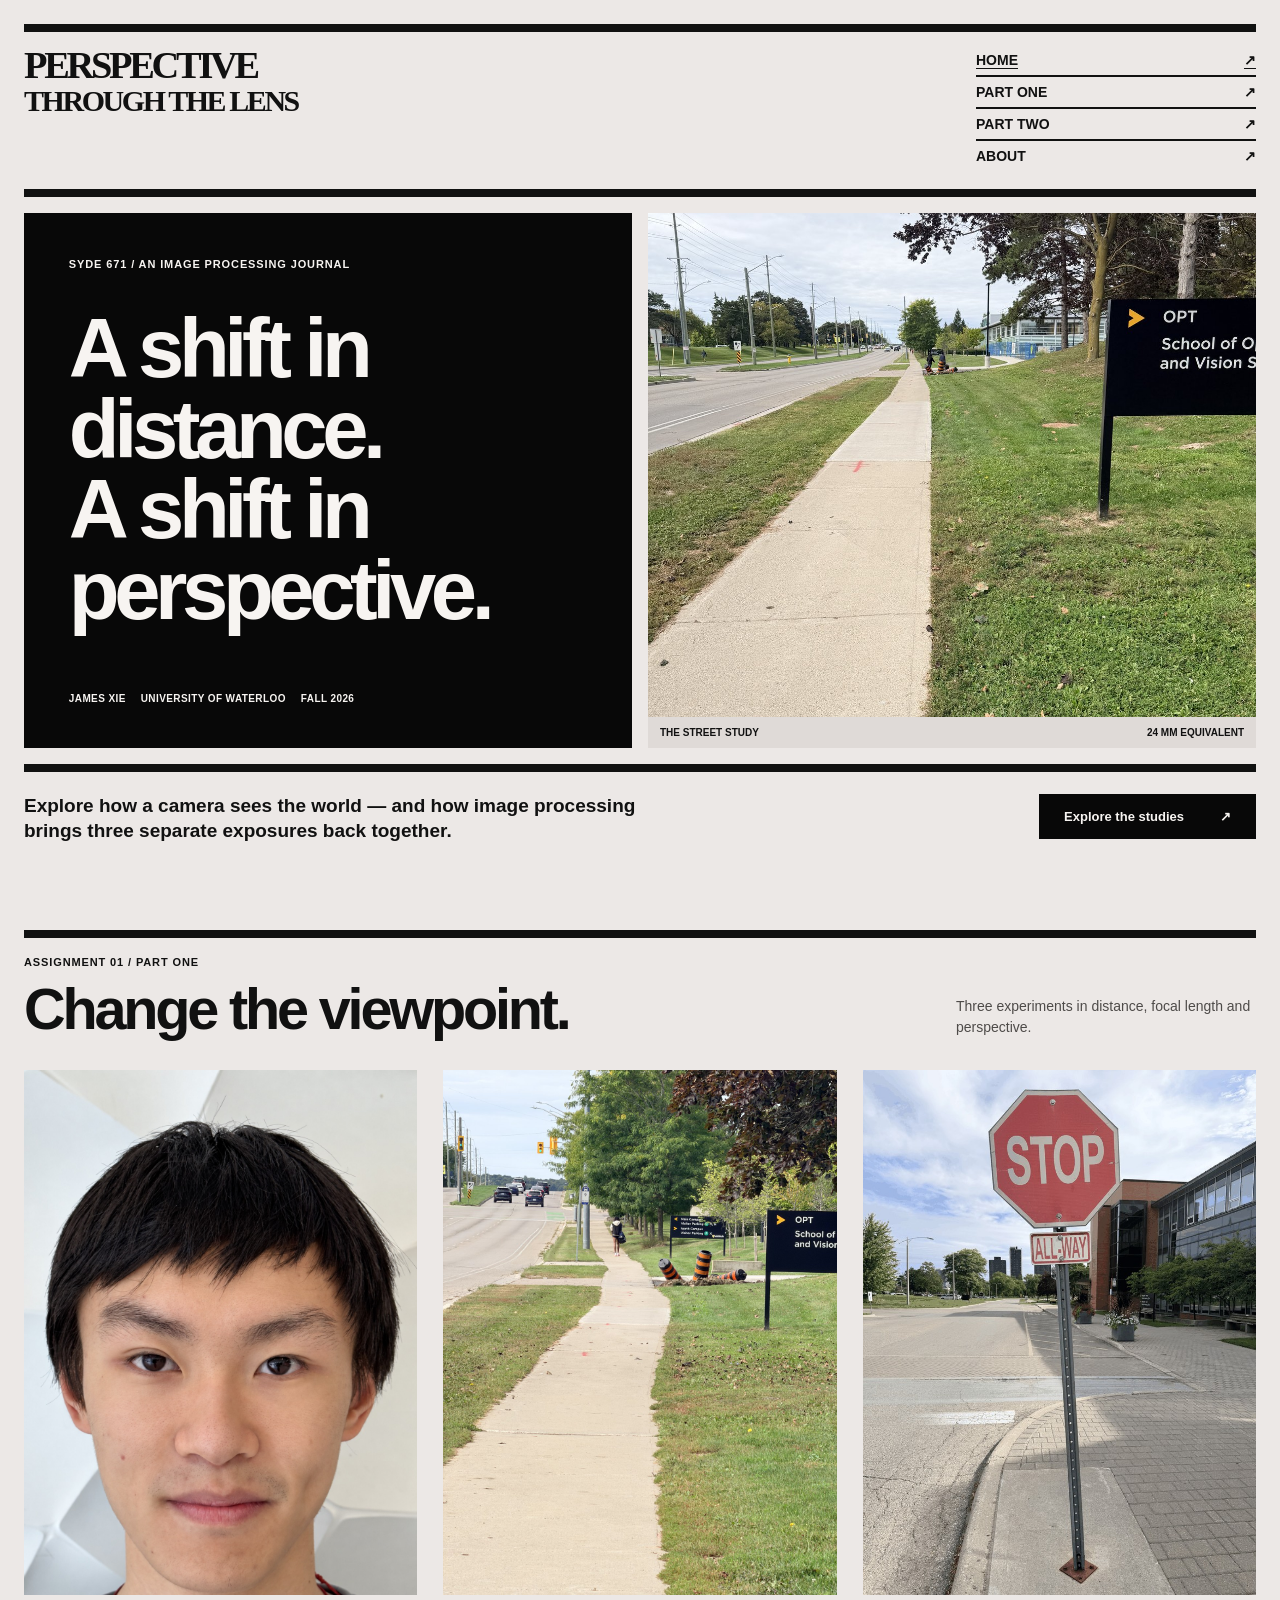
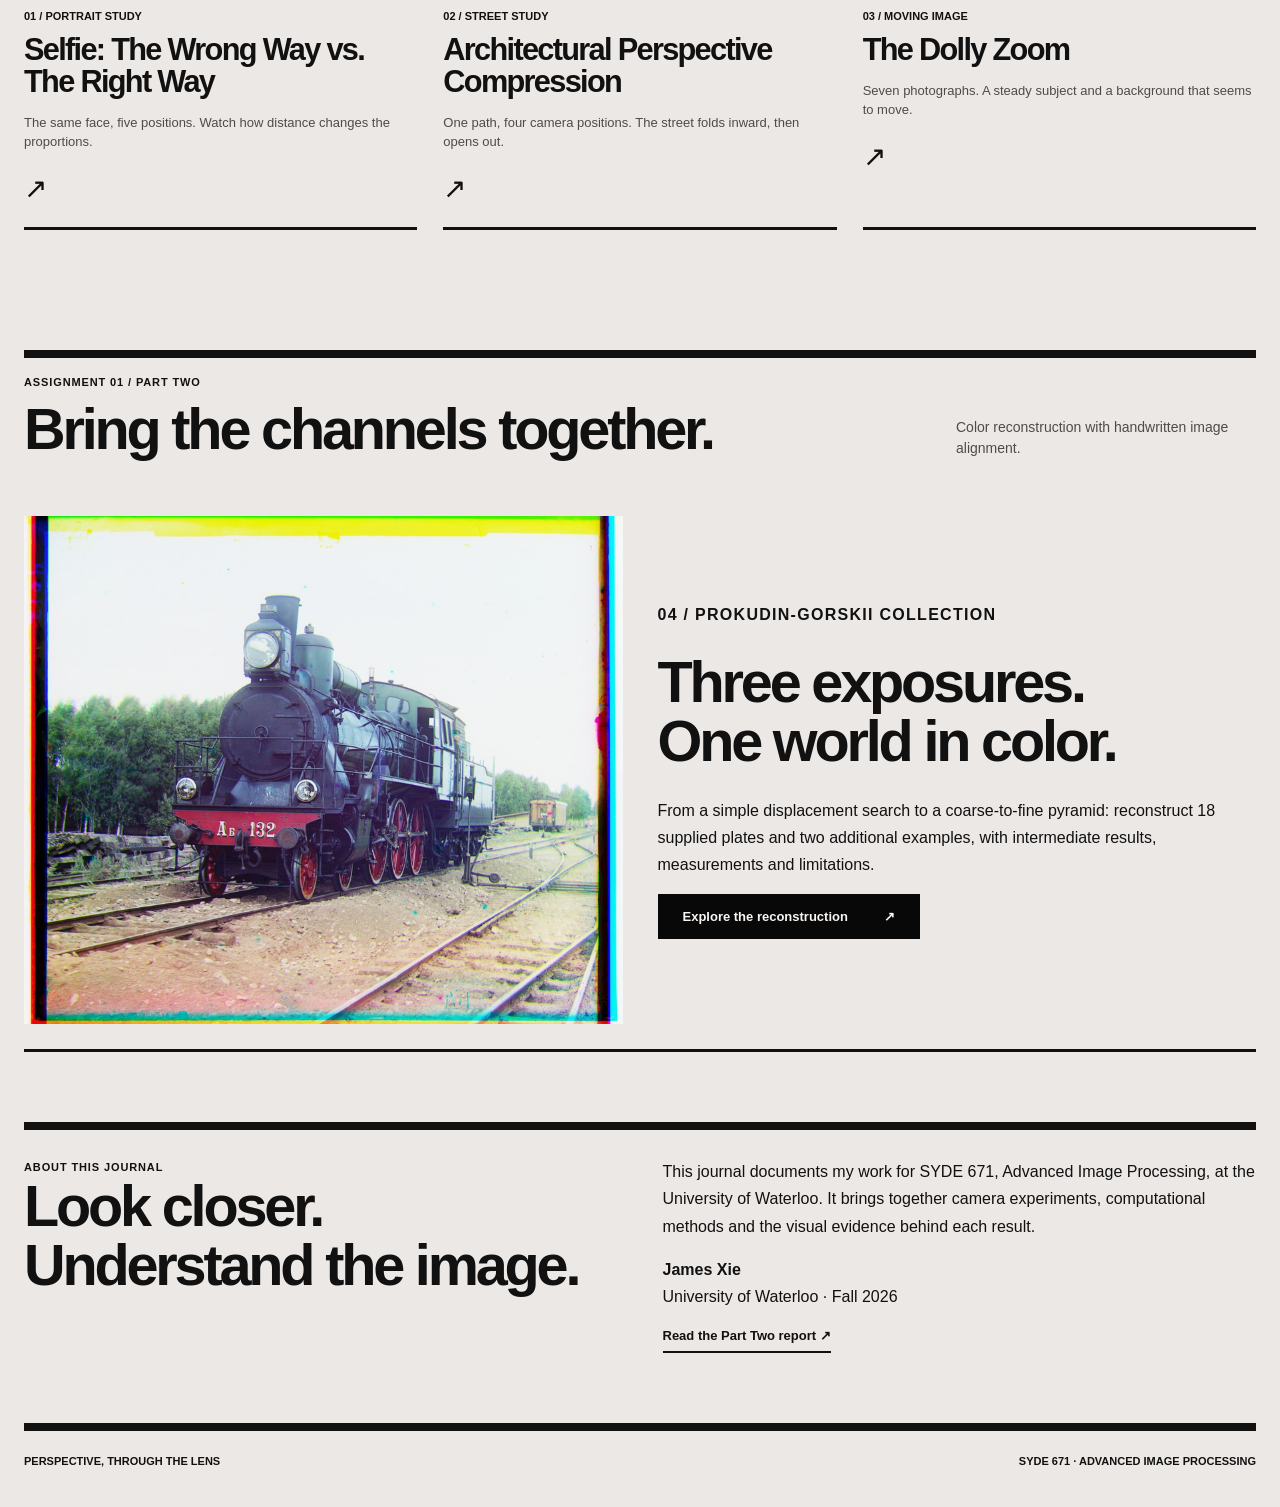
<file: part-one/submission/webpage/index.html>
<!doctype html>
<html lang="en">
<head>
  <meta charset="utf-8">
  <meta name="viewport" content="width=device-width, initial-scale=1">
  <meta name="theme-color" content="#ece8e6">
  <meta name="description" content="Photography and image processing experiments for SYDE 671 at the University of Waterloo.">
  <title>Perspective, Through the Lens — James Xie</title>
  <link rel="stylesheet" href="./style.css">
</head>
<body class="home-page">
  <header class="site-header shell">
    <a class="brand" href="./index.html" aria-label="Perspective, Through the Lens home"><span>Perspective<br><small>through the lens</small></span></a>
    <nav class="header-nav" aria-label="Main navigation">
      <a href="./index.html" aria-current="page">Home <span aria-hidden="true">↗</span></a>
      <a href="#part-one">Part One <span aria-hidden="true">↗</span></a>
      <a href="https://aaajamesxie.github.io/Perspective-Through-the-Lens/part-two/index.html">Part Two <span aria-hidden="true">↗</span></a>
      <a href="#about">About <span aria-hidden="true">↗</span></a>
    </nav>
  </header>
  <main>
    <section class="home-hero shell" aria-labelledby="home-title">
      <div class="hero-grid">
        <div class="hero-copy">
          <p class="eyebrow">SYDE 671 / An image processing journal</p>
          <h1 id="home-title">A shift in distance.<br>A shift in perspective.</h1>
          <div class="hero-meta"><span>James Xie</span><span>University of Waterloo</span><span>Fall 2026</span></div>
        </div>
        <figure class="home-feature">
          <div class="home-feature-frame"><img src="./2/media/04-near-wide.jpg" alt="A campus path from the architectural perspective experiment" width="1200" height="1600"></div>
          <figcaption><span>The street study</span><span>24 mm equivalent</span></figcaption>
        </figure>
      </div>
      <div class="hero-bottom"><p class="hero-lead">Explore how a camera sees the world — and how image processing brings three separate exposures back together.</p><a class="solid-link" href="#part-one">Explore the studies <span aria-hidden="true">↗</span></a></div>
    </section>
    <section class="project-index shell" id="part-one" aria-labelledby="part-one-title">
      <div class="section-heading"><div><p class="eyebrow">Assignment 01 / Part One</p><h2 id="part-one-title">Change the viewpoint.</h2></div><p>Three experiments in distance, focal length and perspective.</p></div>
      <div class="project-grid">
        <a class="project-card" href="./1/index.html"><div class="project-card-image"><img src="./1/media/05-far-retouched.jpg" alt="Portrait taken after stepping back and zooming in" width="1200" height="1600" loading="lazy"></div><span class="project-number">01 / Portrait study</span><span class="project-card-main"><strong>Selfie: The Wrong Way vs. The Right Way</strong><small>The same face, five positions. Watch how distance changes the proportions.</small></span><span class="project-arrow" aria-hidden="true">↗</span></a>
        <a class="project-card" href="./2/index.html"><div class="project-card-image"><img src="./2/media/01-far-zoom.jpg" alt="Distant zoomed-in view of the campus path" width="1200" height="1600" loading="lazy"></div><span class="project-number">02 / Street study</span><span class="project-card-main"><strong>Architectural Perspective Compression</strong><small>One path, four camera positions. The street folds inward, then opens out.</small></span><span class="project-arrow" aria-hidden="true">↗</span></a>
        <a class="project-card" href="./3/index.html"><div class="project-card-image"><img src="./3/media/dolly-poster.jpg" alt="Stationary stop sign used in the dolly zoom experiment" width="720" height="960" loading="lazy"></div><span class="project-number">03 / Moving image</span><span class="project-card-main"><strong>The Dolly Zoom</strong><small>Seven photographs. A steady subject and a background that seems to move.</small></span><span class="project-arrow" aria-hidden="true">↗</span></a>
      </div>
    </section>
    <section class="project-index shell" id="part-two" aria-labelledby="part-two-title">
      <div class="section-heading"><div><p class="eyebrow">Assignment 01 / Part Two</p><h2 id="part-two-title">Bring the channels together.</h2></div><p>Color reconstruction with handwritten image alignment.</p></div>
      <article class="feature-study">
        <a href="https://aaajamesxie.github.io/Perspective-Through-the-Lens/part-two/index.html"><img src="https://aaajamesxie.github.io/Perspective-Through-the-Lens/part-two/results/media/provided/00458u-pyramid.jpg" alt="Locomotive reconstructed from separate blue, green and red exposures" loading="lazy"></a>
        <div class="feature-copy"><p class="eyebrow">04 / Prokudin-Gorskii collection</p><h3>Three exposures.<br>One world in color.</h3><p>From a simple displacement search to a coarse-to-fine pyramid: reconstruct 18 supplied plates and two additional examples, with intermediate results, measurements and limitations.</p><a class="solid-link" href="https://aaajamesxie.github.io/Perspective-Through-the-Lens/part-two/index.html">Explore the reconstruction <span aria-hidden="true">↗</span></a></div>
      </article>
    </section>
    <section class="about-section shell" id="about" aria-labelledby="about-title"><div><p class="eyebrow">About this journal</p><h2 id="about-title">Look closer.<br>Understand the image.</h2></div><div><p>This journal documents my work for SYDE 671, Advanced Image Processing, at the University of Waterloo. It brings together camera experiments, computational methods and the visual evidence behind each result.</p><p><strong>James Xie</strong><br>University of Waterloo · Fall 2026</p><a class="text-link" href="https://aaajamesxie.github.io/Perspective-Through-the-Lens/part-two/submission/part-two-report.pdf">Read the Part Two report ↗</a></div></section>
  </main>
  <footer class="site-footer shell"><span>Perspective, Through the Lens</span><span>SYDE 671 · Advanced Image Processing</span></footer>
</body>
</html>
</file>
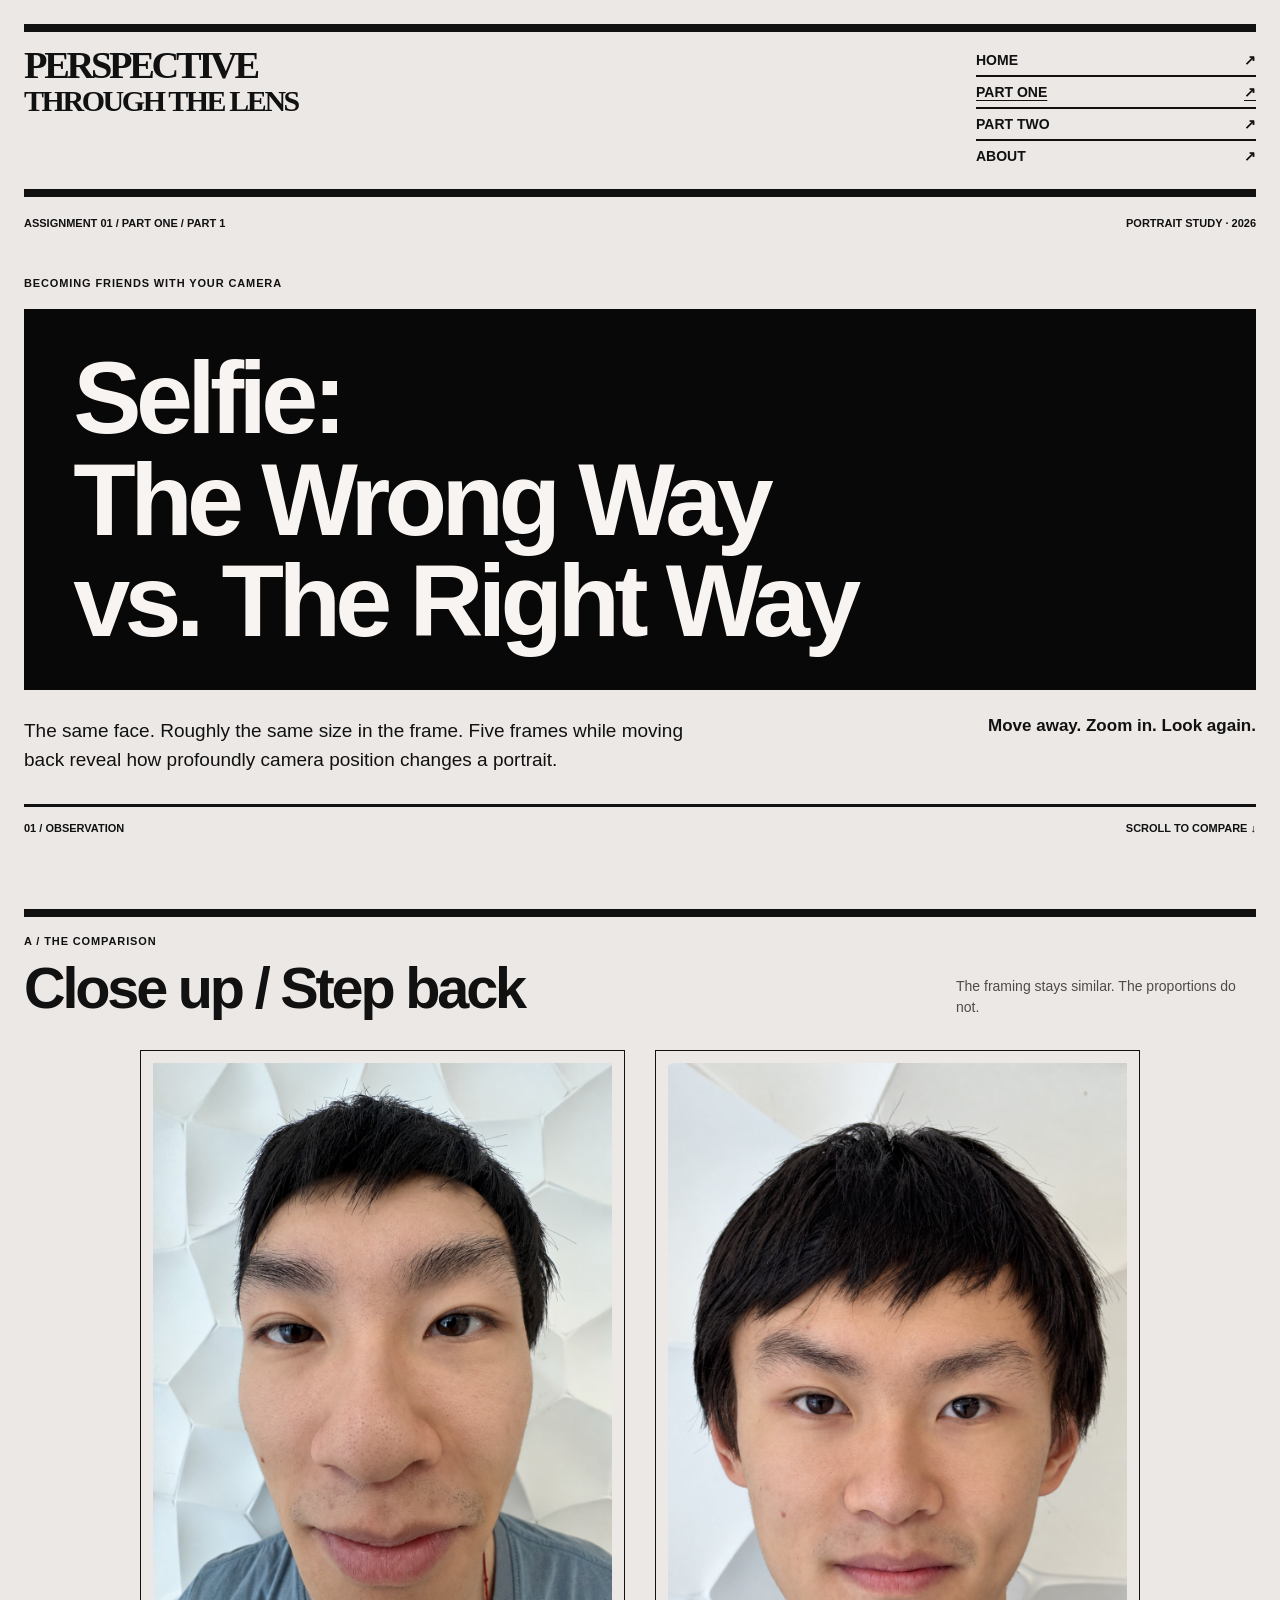
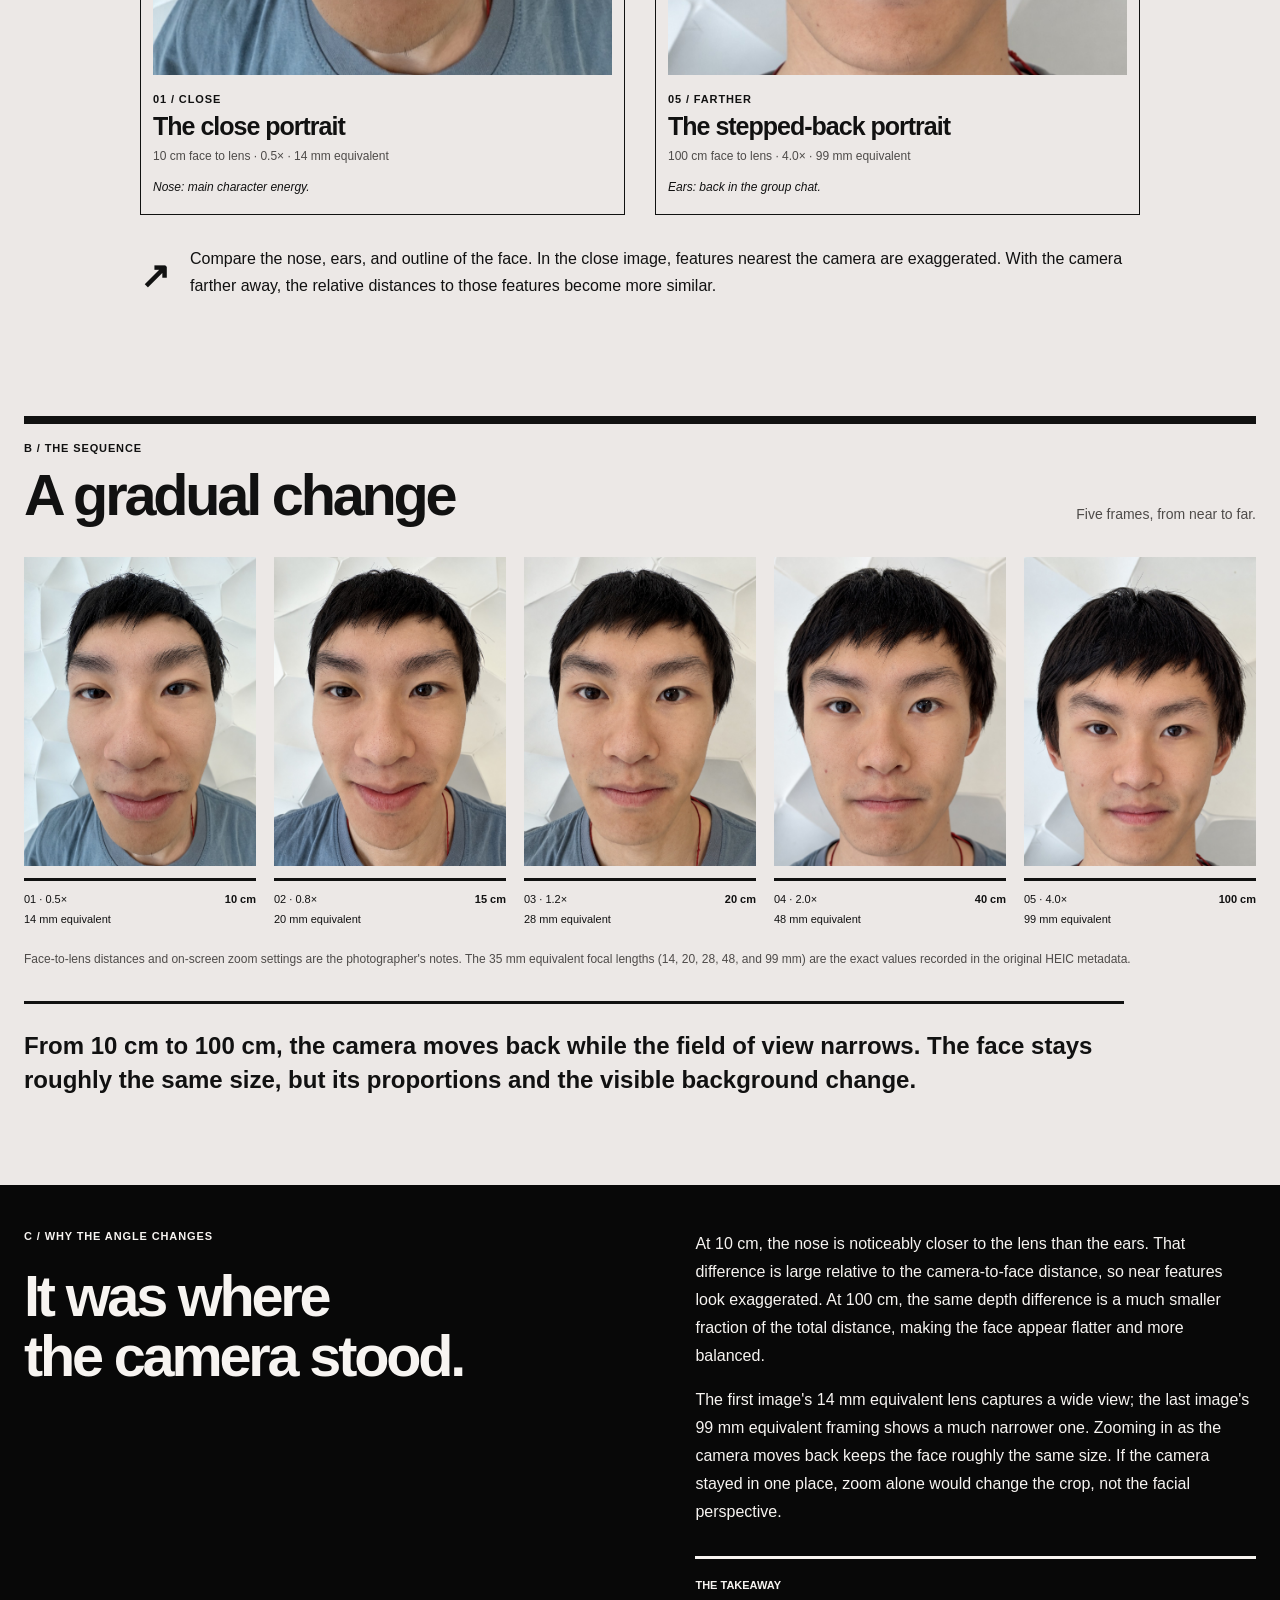
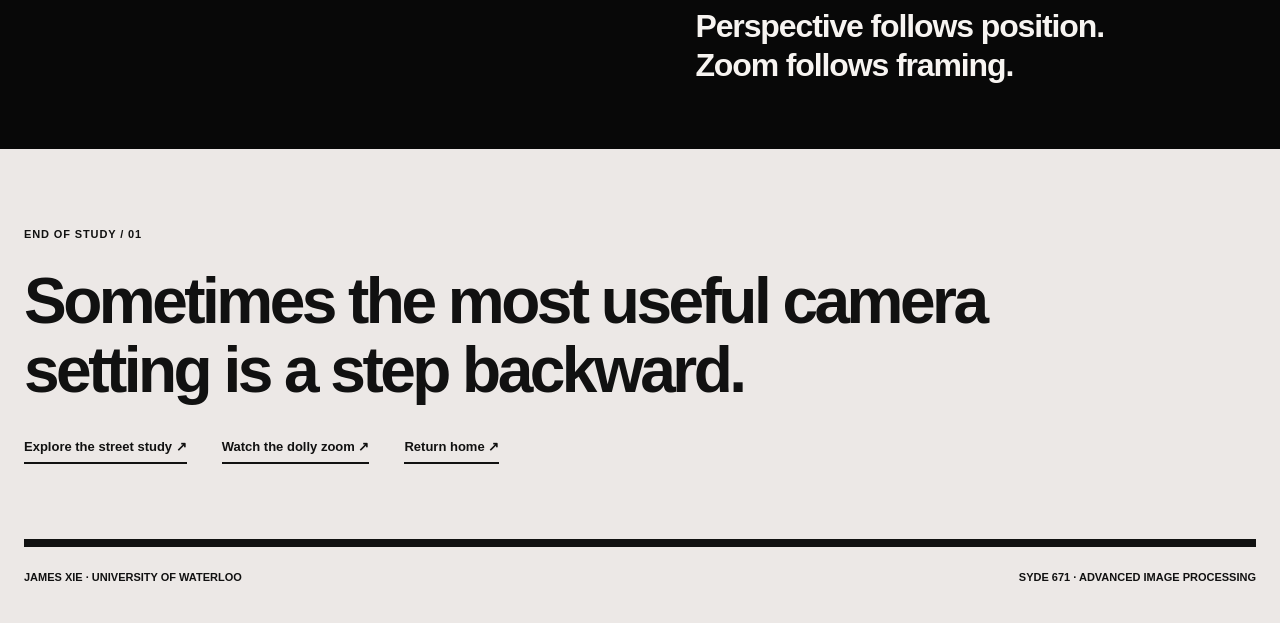
<file: part-one/submission/webpage/1/index.html>
<!doctype html>
<html lang="en">
<head>
  <meta charset="utf-8">
  <meta name="viewport" content="width=device-width, initial-scale=1">
  <meta name="theme-color" content="#ece8e6">
  <meta name="description" content="A portrait experiment in camera distance, zoom, and perspective for SYDE 671 Assignment 1.">
  <title>Selfie: The Wrong Way vs. The Right Way — Perspective, Through the Lens</title>
  <link rel="stylesheet" href="../style.css">
</head>
<body class="project-page portrait-page">
  <header class="site-header shell">
    <a class="brand" href="../index.html" aria-label="Perspective, Through the Lens home">
      <span class="brand-mark" aria-hidden="true">◎</span>
      <span>Perspective<br><small>through the lens</small></span>
    </a>
    <nav class="header-nav" aria-label="Main navigation">
      <a href="../index.html">Home <span aria-hidden="true">↗</span></a>
      <a href="../index.html#part-one" aria-current="location">Part One <span aria-hidden="true">↗</span></a>
      <a href="https://aaajamesxie.github.io/Perspective-Through-the-Lens/part-two/index.html">Part Two <span aria-hidden="true">↗</span></a>
      <a href="../index.html#about">About <span aria-hidden="true">↗</span></a>
    </nav>
  </header>

  <main>
    <section class="project-hero shell" aria-labelledby="project-title">
      <div class="project-hero-topline"><span>Assignment 01 / Part One / Part 1</span><span>Portrait study · 2026</span></div>
      <p class="eyebrow"><span class="eyebrow-line"></span> Becoming friends with your camera</p>
      <h1 id="project-title">Selfie:<br><em>The Wrong Way<br>vs. The Right Way</em></h1>
      <div class="project-intro">
        <p class="project-deck">The same face. Roughly the same size in the frame. Five frames while moving back reveal how profoundly camera position changes a portrait.</p>
        <p class="project-intro-note">Move away. Zoom in. Look again.</p>
      </div>
      <div class="project-hero-rule"><span>01 / Observation</span><a href="#comparison">Scroll to compare <span aria-hidden="true">↓</span></a></div>
    </section>

    <section class="comparison-section" id="comparison" aria-labelledby="comparison-heading">
      <div class="shell">
        <div class="section-heading comparison-heading">
          <div><p class="eyebrow">A / The comparison</p><h2 id="comparison-heading">Close up / Step back</h2></div>
          <p>The framing stays similar. The proportions do not.</p>
        </div>
        <div class="comparison-grid">
          <figure class="comparison-card">
            <div class="portrait-frame"><img src="./media/01-near-retouched.jpg" alt="Close camera position: the nose appears larger relative to the rest of the face" width="1200" height="1600"></div>
            <figcaption><span class="photo-index">01 / CLOSE</span><strong>The close portrait</strong><span>10 cm face to lens · 0.5× · 14 mm equivalent</span></figcaption>
            <p class="photo-aside">Nose: main character energy.</p>
          </figure>
          <figure class="comparison-card">
            <div class="portrait-frame"><img src="./media/05-far-retouched.jpg" alt="Farther camera position: facial features appear more balanced while the face remains similarly framed" width="1200" height="1600"></div>
            <figcaption><span class="photo-index">05 / FARTHER</span><strong>The stepped-back portrait</strong><span>100 cm face to lens · 4.0× · 99 mm equivalent</span></figcaption>
            <p class="photo-aside">Ears: back in the group chat.</p>
          </figure>
        </div>
        <p class="comparison-note"><span class="note-mark" aria-hidden="true">↗</span> Compare the nose, ears, and outline of the face. In the close image, features nearest the camera are exaggerated. With the camera farther away, the relative distances to those features become more similar.</p>
      </div>
    </section>

    <section class="sequence-section shell" aria-labelledby="sequence-heading">
      <div class="section-heading">
        <div><p class="eyebrow">B / The sequence</p><h2 id="sequence-heading">A gradual change</h2></div>
        <p>Five frames, from near to far.</p>
      </div>
      <div class="sequence-grid">
        <figure><img src="./media/01-near-retouched.jpg" alt="First portrait, closest camera position" width="1200" height="1600" loading="lazy"><figcaption><span>01 · 0.5×</span><strong>10 cm</strong><small>14 mm equivalent</small></figcaption></figure>
        <figure><img src="./media/02-step-back-retouched.jpg" alt="Second portrait, a little farther from the subject" width="1200" height="1600" loading="lazy"><figcaption><span>02 · 0.8×</span><strong>15 cm</strong><small>20 mm equivalent</small></figcaption></figure>
        <figure><img src="./media/03-middle-retouched.jpg" alt="Third portrait, intermediate camera position" width="1200" height="1600" loading="lazy"><figcaption><span>03 · 1.2×</span><strong>20 cm</strong><small>28 mm equivalent</small></figcaption></figure>
        <figure><img src="./media/04-farther-retouched.jpg" alt="Fourth portrait, farther camera position" width="1200" height="1600" loading="lazy"><figcaption><span>04 · 2.0×</span><strong>40 cm</strong><small>48 mm equivalent</small></figcaption></figure>
        <figure><img src="./media/05-far-retouched.jpg" alt="Fifth portrait, farthest camera position" width="1200" height="1600" loading="lazy"><figcaption><span>05 · 4.0×</span><strong>100 cm</strong><small>99 mm equivalent</small></figcaption></figure>
      </div>
      <p class="sequence-caption">Face-to-lens distances and on-screen zoom settings are the photographer's notes. The 35 mm equivalent focal lengths (14, 20, 28, 48, and 99 mm) are the exact values recorded in the original HEIC metadata.</p>
      <p class="sequence-summary">From 10 cm to 100 cm, the camera moves back while the field of view narrows. The face stays roughly the same size, but its proportions and the visible background change.</p>
    </section>

    <section class="explanation-section" aria-labelledby="explanation-heading">
      <div class="shell explanation-grid">
        <div><p class="eyebrow">C / Why the angle changes</p><h2 id="explanation-heading">It was where<br>the camera stood.</h2></div>
        <div class="explanation-copy">
          <p>At 10 cm, the nose is noticeably closer to the lens than the ears. That difference is large relative to the camera-to-face distance, so near features look exaggerated. At 100 cm, the same depth difference is a much smaller fraction of the total distance, making the face appear flatter and more balanced.</p>
          <p>The first image's 14 mm equivalent lens captures a wide view; the last image's 99 mm equivalent framing shows a much narrower one. Zooming in as the camera moves back keeps the face roughly the same size. If the camera stayed in one place, zoom alone would change the crop, not the facial perspective.</p>
          <div class="takeaway"><span>THE TAKEAWAY</span><strong>Perspective follows position.<br>Zoom follows framing.</strong></div>
        </div>
      </div>
    </section>

    <section class="closing-section shell">
      <span class="eyebrow">End of study / 01</span>
      <p>Sometimes the most useful camera setting is a step backward.</p>
      <div class="closing-links"><a class="text-link" href="../2/index.html">Explore the street study <span aria-hidden="true">↗</span></a><a class="text-link" href="../3/index.html">Watch the dolly zoom <span aria-hidden="true">↗</span></a><a class="text-link" href="../index.html">Return home <span aria-hidden="true">↗</span></a></div>
    </section>
  </main>

  <footer class="site-footer shell"><span>James Xie · University of Waterloo</span><span>SYDE 671 · Advanced Image Processing</span></footer>
</body>
</html>
</file>
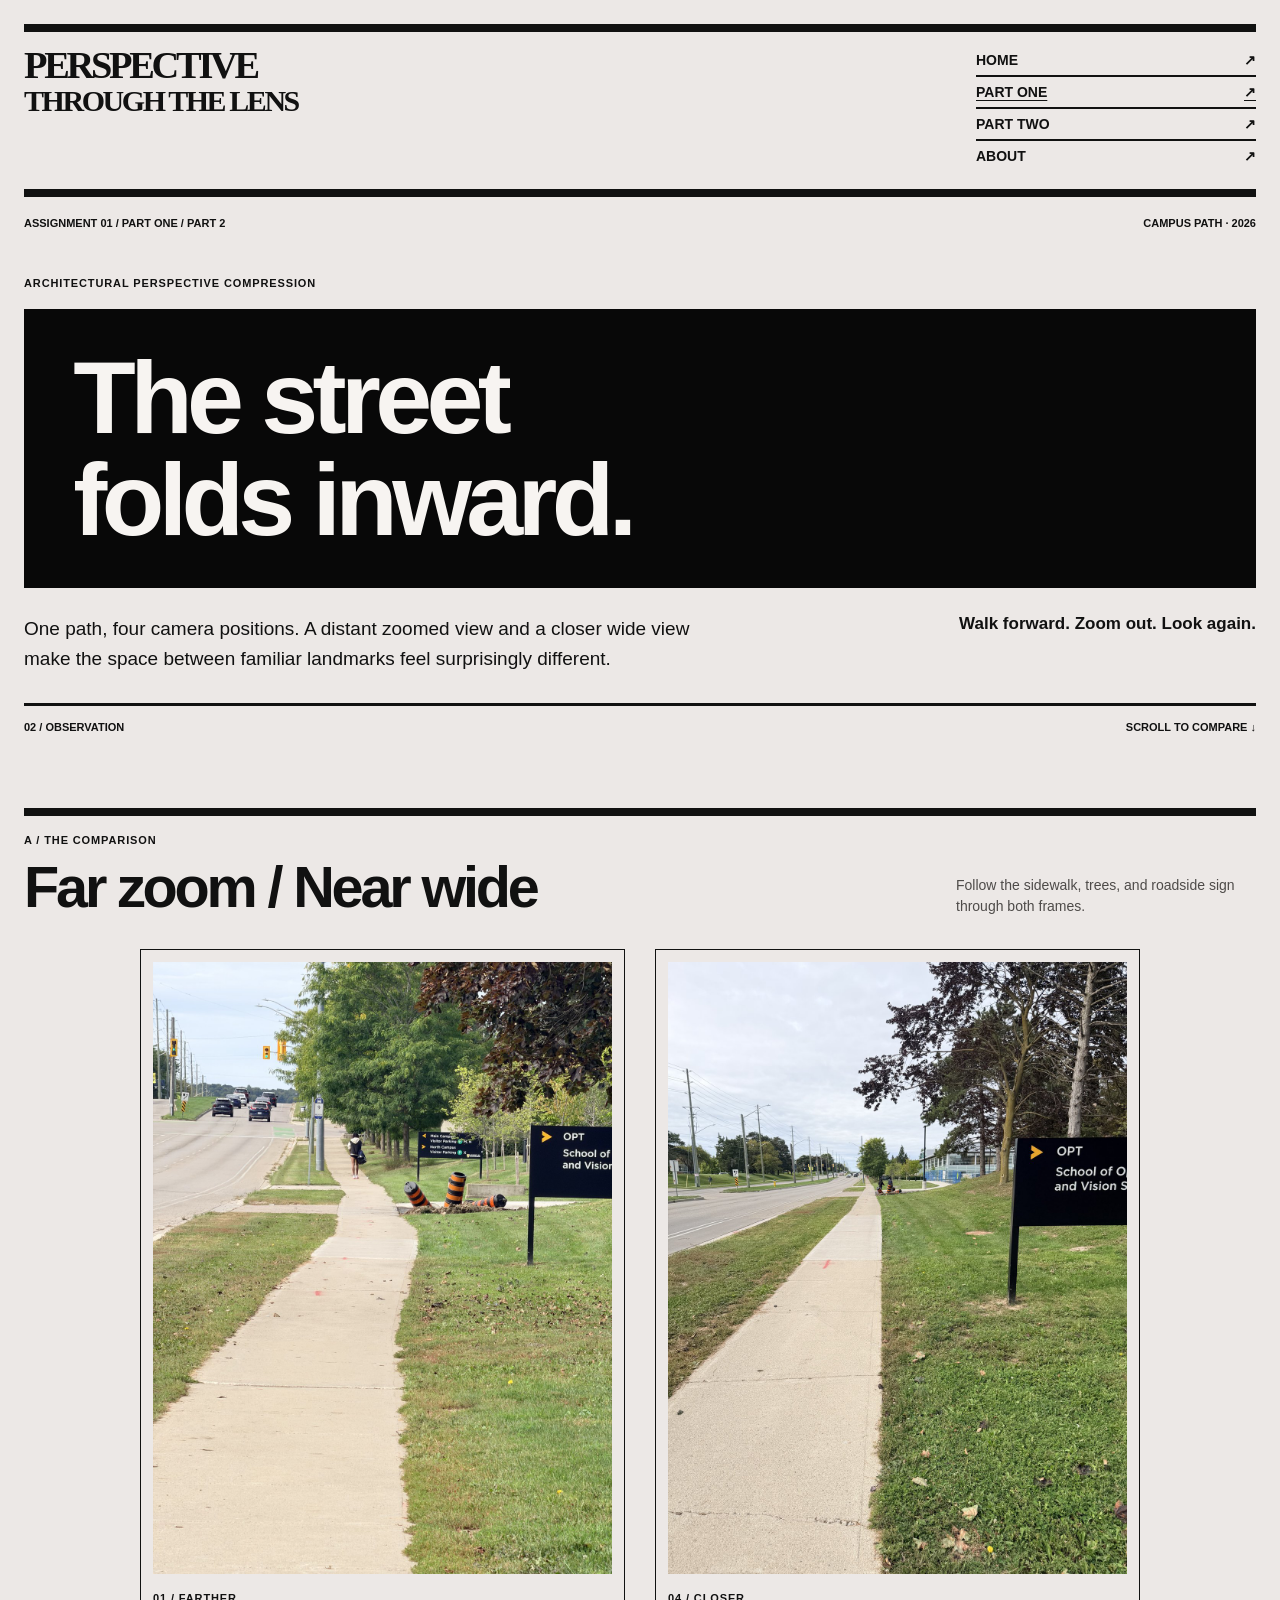
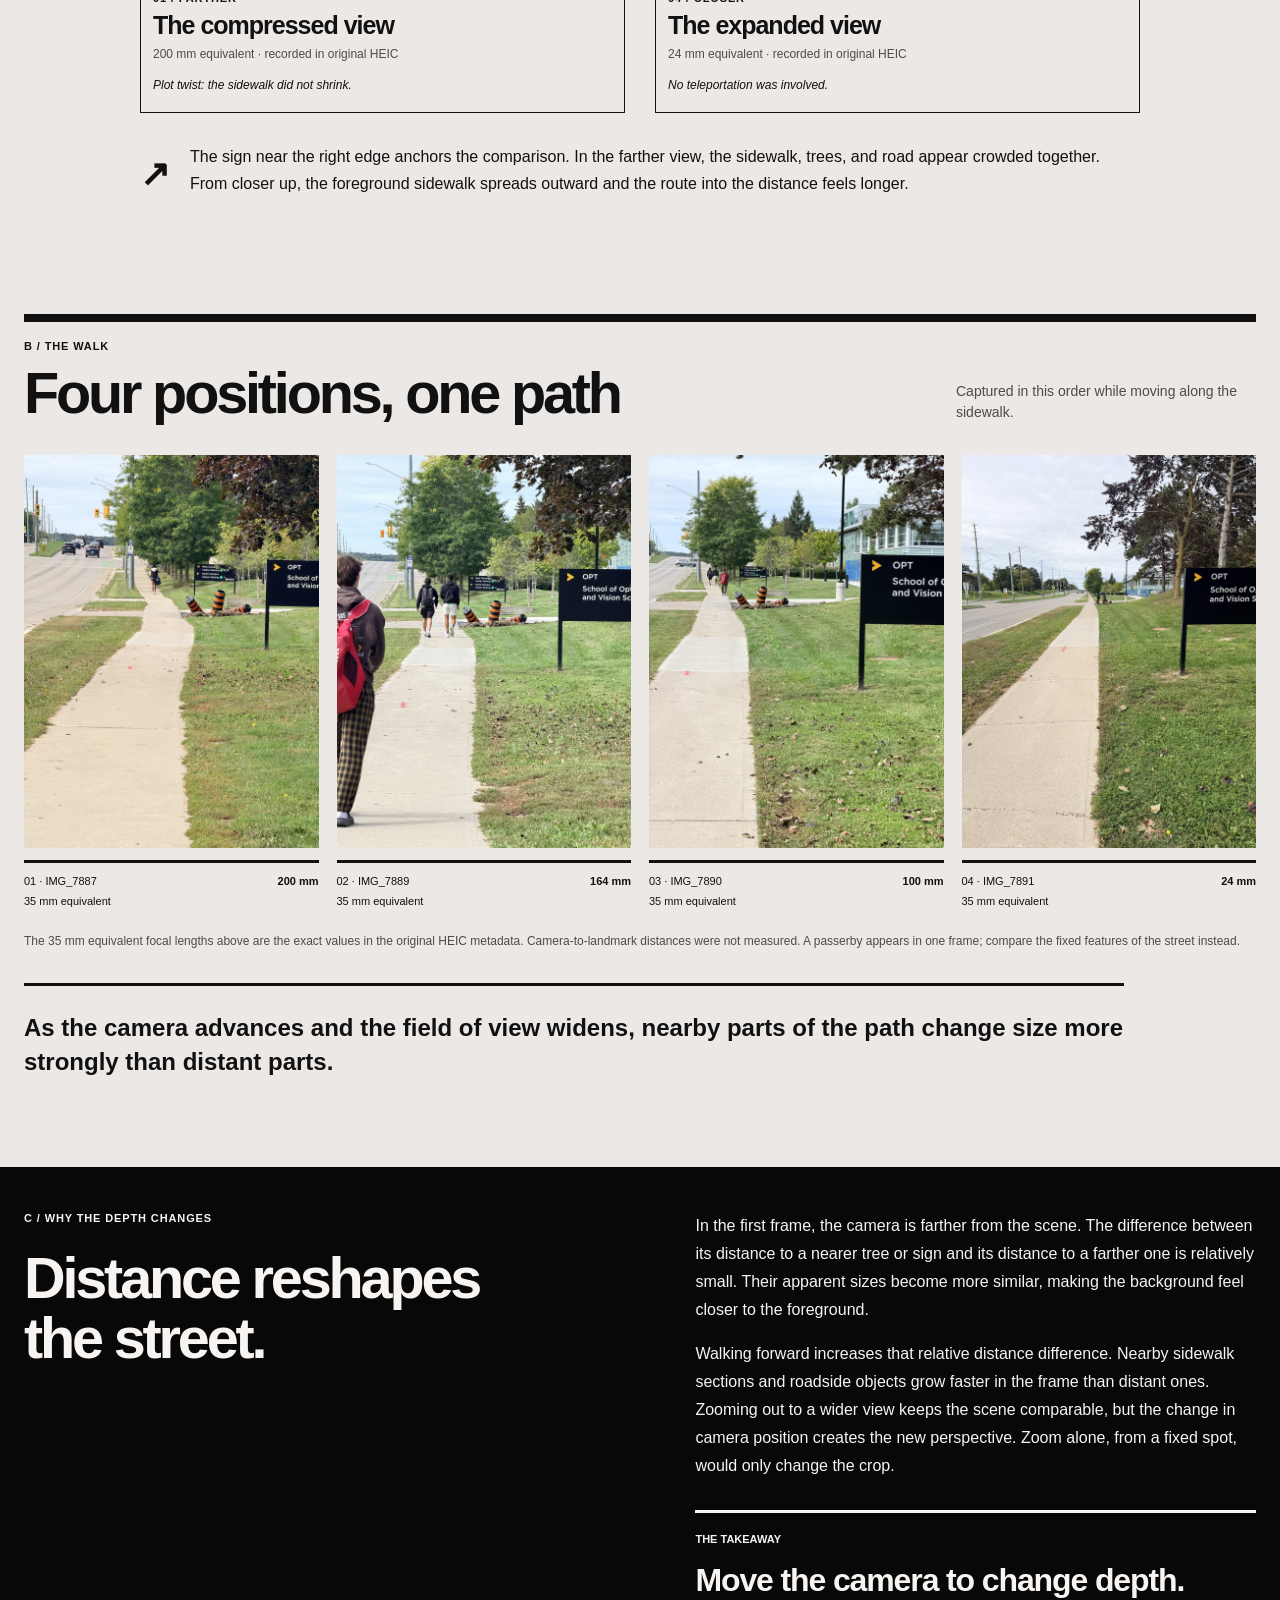
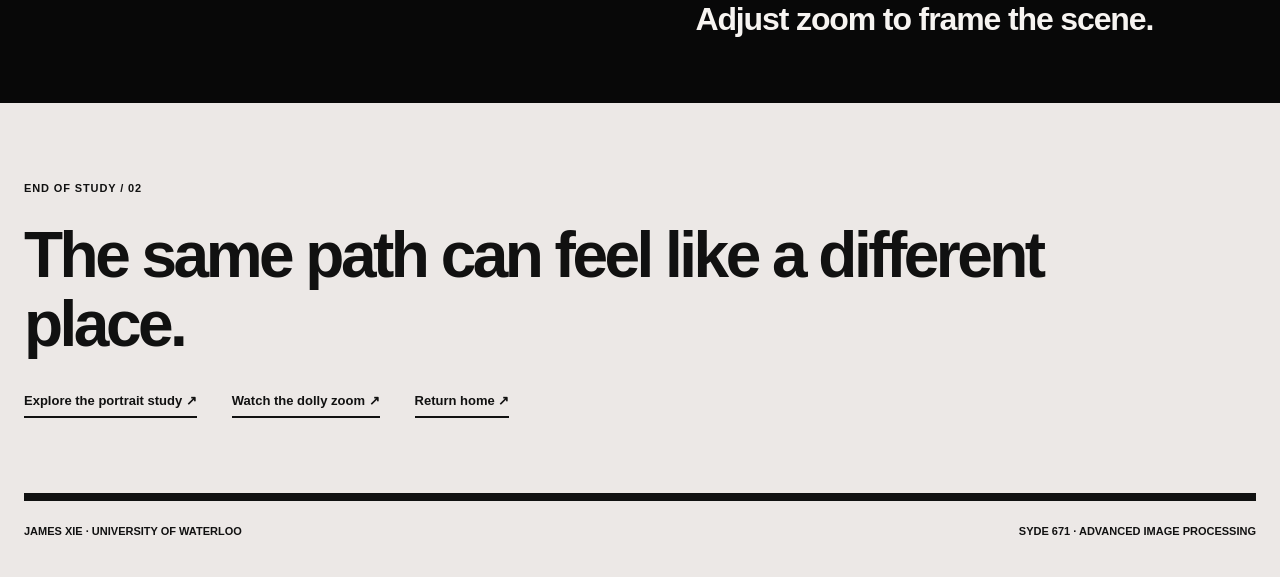
<file: part-one/submission/webpage/2/index.html>
<!doctype html>
<html lang="en">
<head>
  <meta charset="utf-8">
  <meta name="viewport" content="width=device-width, initial-scale=1">
  <meta name="theme-color" content="#ece8e6">
  <meta name="description" content="A campus-path experiment in camera position, zoom, and architectural perspective compression for SYDE 671 Assignment 1.">
  <title>The Street Folds Inward — Perspective, Through the Lens</title>
  <link rel="stylesheet" href="../style.css">
</head>
<body class="project-page architecture-page">
  <header class="site-header shell">
    <a class="brand" href="../index.html" aria-label="Perspective, Through the Lens home">
      <span class="brand-mark" aria-hidden="true">◎</span>
      <span>Perspective<br><small>through the lens</small></span>
    </a>
    <nav class="header-nav" aria-label="Main navigation">
      <a href="../index.html">Home <span aria-hidden="true">↗</span></a>
      <a href="../index.html#part-one" aria-current="location">Part One <span aria-hidden="true">↗</span></a>
      <a href="https://aaajamesxie.github.io/Perspective-Through-the-Lens/part-two/index.html">Part Two <span aria-hidden="true">↗</span></a>
      <a href="../index.html#about">About <span aria-hidden="true">↗</span></a>
    </nav>
  </header>

  <main>
    <section class="project-hero shell" aria-labelledby="project-title">
      <div class="project-hero-topline"><span>Assignment 01 / Part One / Part 2</span><span>Campus path · 2026</span></div>
      <p class="eyebrow"><span class="eyebrow-line"></span> Architectural perspective compression</p>
      <h1 id="project-title">The street<br><em>folds inward.</em></h1>
      <div class="project-intro">
        <p class="project-deck">One path, four camera positions. A distant zoomed view and a closer wide view make the space between familiar landmarks feel surprisingly different.</p>
        <p class="project-intro-note">Walk forward. Zoom out. Look again.</p>
      </div>
      <div class="project-hero-rule"><span>02 / Observation</span><a href="#comparison">Scroll to compare <span aria-hidden="true">↓</span></a></div>
    </section>

    <section class="comparison-section" id="comparison" aria-labelledby="comparison-heading">
      <div class="shell">
        <div class="section-heading comparison-heading">
          <div><p class="eyebrow">A / The comparison</p><h2 id="comparison-heading">Far zoom / Near wide</h2></div>
          <p>Follow the sidewalk, trees, and roadside sign through both frames.</p>
        </div>
        <div class="comparison-grid">
          <figure class="comparison-card">
            <div class="portrait-frame"><img src="./media/01-far-zoom.jpg" alt="Campus sidewalk photographed from farther away with a narrow field of view" width="1200" height="1600"></div>
            <figcaption><span class="photo-index">01 / FARTHER</span><strong>The compressed view</strong><span>200 mm equivalent · recorded in original HEIC</span></figcaption>
            <p class="photo-aside">Plot twist: the sidewalk did not shrink.</p>
          </figure>
          <figure class="comparison-card">
            <div class="portrait-frame"><img src="./media/04-near-wide.jpg" alt="Same campus sidewalk photographed from closer up with a wide field of view" width="1200" height="1600"></div>
            <figcaption><span class="photo-index">04 / CLOSER</span><strong>The expanded view</strong><span>24 mm equivalent · recorded in original HEIC</span></figcaption>
            <p class="photo-aside">No teleportation was involved.</p>
          </figure>
        </div>
        <p class="comparison-note"><span class="note-mark" aria-hidden="true">↗</span> The sign near the right edge anchors the comparison. In the farther view, the sidewalk, trees, and road appear crowded together. From closer up, the foreground sidewalk spreads outward and the route into the distance feels longer.</p>
      </div>
    </section>

    <section class="sequence-section shell" aria-labelledby="sequence-heading">
      <div class="section-heading">
        <div><p class="eyebrow">B / The walk</p><h2 id="sequence-heading">Four positions, one path</h2></div>
        <p>Captured in this order while moving along the sidewalk.</p>
      </div>
      <div class="sequence-grid">
        <figure><img src="./media/01-far-zoom.jpg" alt="First, distant narrow-angle view of the sidewalk" width="1200" height="1600" loading="lazy"><figcaption><span>01 · IMG_7887</span><strong>200 mm</strong><small>35 mm equivalent</small></figcaption></figure>
        <figure><img src="./media/02-step-forward.jpg" alt="Second sidewalk view, with a pedestrian entering the foreground" width="1200" height="1600" loading="lazy"><figcaption><span>02 · IMG_7889</span><strong>164 mm</strong><small>35 mm equivalent</small></figcaption></figure>
        <figure><img src="./media/03-middle.jpg" alt="Third view, farther along the sidewalk with a wider field of view" width="1200" height="1600" loading="lazy"><figcaption><span>03 · IMG_7890</span><strong>100 mm</strong><small>35 mm equivalent</small></figcaption></figure>
        <figure><img src="./media/04-near-wide.jpg" alt="Fourth, close wide-angle view showing more foreground sidewalk" width="1200" height="1600" loading="lazy"><figcaption><span>04 · IMG_7891</span><strong>24 mm</strong><small>35 mm equivalent</small></figcaption></figure>
      </div>
      <p class="sequence-caption">The 35 mm equivalent focal lengths above are the exact values in the original HEIC metadata. Camera-to-landmark distances were not measured. A passerby appears in one frame; compare the fixed features of the street instead.</p>
      <p class="sequence-summary">As the camera advances and the field of view widens, nearby parts of the path change size more strongly than distant parts.</p>
    </section>

    <section class="explanation-section" aria-labelledby="explanation-heading">
      <div class="shell explanation-grid">
        <div><p class="eyebrow">C / Why the depth changes</p><h2 id="explanation-heading">Distance reshapes<br>the street.</h2></div>
        <div class="explanation-copy">
          <p>In the first frame, the camera is farther from the scene. The difference between its distance to a nearer tree or sign and its distance to a farther one is relatively small. Their apparent sizes become more similar, making the background feel closer to the foreground.</p>
          <p>Walking forward increases that relative distance difference. Nearby sidewalk sections and roadside objects grow faster in the frame than distant ones. Zooming out to a wider view keeps the scene comparable, but the change in camera position creates the new perspective. Zoom alone, from a fixed spot, would only change the crop.</p>
          <div class="takeaway"><span>THE TAKEAWAY</span><strong>Move the camera to change depth.<br>Adjust zoom to frame the scene.</strong></div>
        </div>
      </div>
    </section>

    <section class="closing-section shell">
      <span class="eyebrow">End of study / 02</span>
      <p>The same path can feel like a different place.</p>
      <div class="closing-links"><a class="text-link" href="../1/index.html">Explore the portrait study <span aria-hidden="true">↗</span></a><a class="text-link" href="../3/index.html">Watch the dolly zoom <span aria-hidden="true">↗</span></a><a class="text-link" href="../index.html">Return home <span aria-hidden="true">↗</span></a></div>
    </section>
  </main>

  <footer class="site-footer shell"><span>James Xie · University of Waterloo</span><span>SYDE 671 · Advanced Image Processing</span></footer>
</body>
</html>
</file>
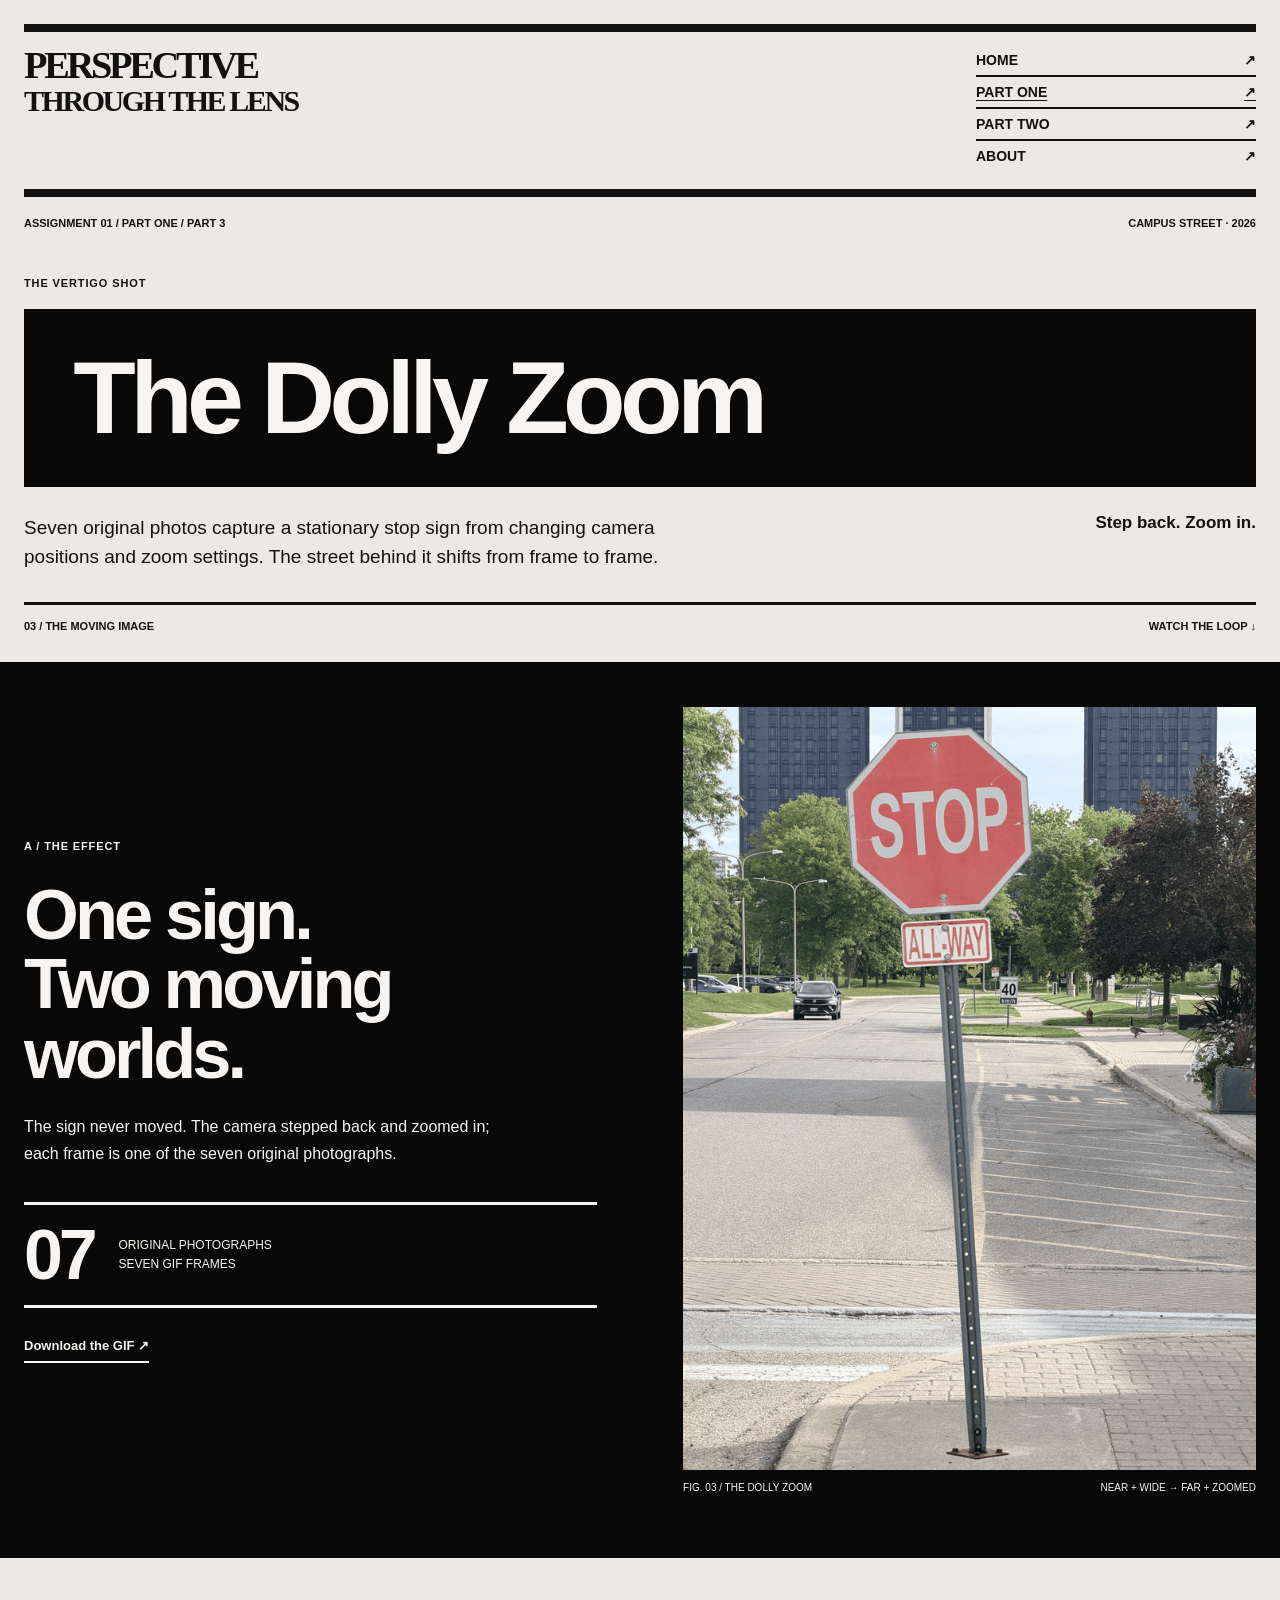
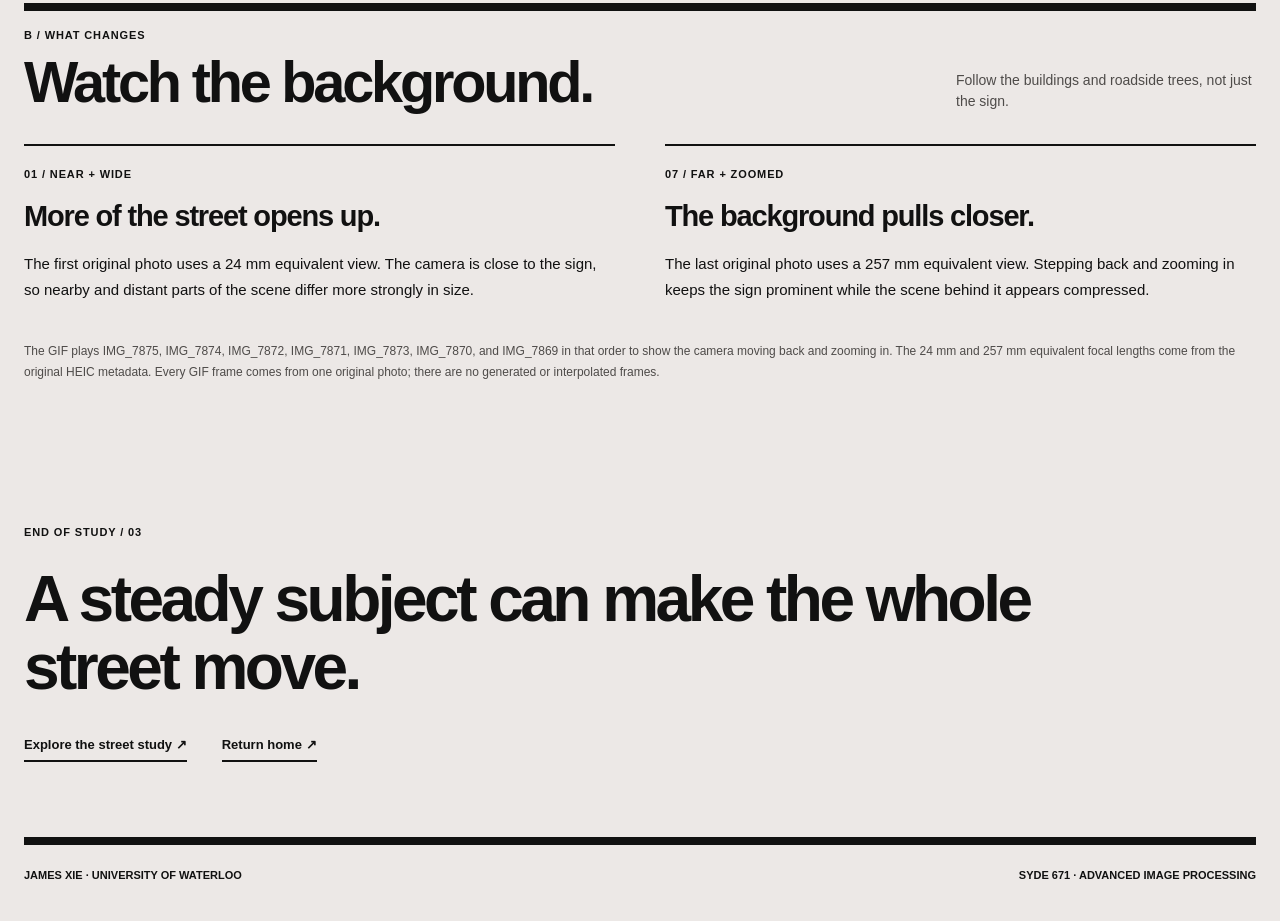
<file: part-one/submission/webpage/3/index.html>
<!doctype html>
<html lang="en">
<head>
  <meta charset="utf-8">
  <meta name="viewport" content="width=device-width, initial-scale=1">
  <meta name="theme-color" content="#ece8e6">
  <meta name="description" content="Seven photographs become a dolly zoom as the camera moves back and the lens zooms in.">
  <title>The Dolly Zoom — Perspective, Through the Lens</title>
  <link rel="stylesheet" href="../style.css">
</head>
<body class="project-page dolly-page">
  <header class="site-header shell">
    <a class="brand" href="../index.html" aria-label="Perspective, Through the Lens home">
      <span class="brand-mark" aria-hidden="true">◎</span>
      <span>Perspective<br><small>through the lens</small></span>
    </a>
    <nav class="header-nav" aria-label="Main navigation">
      <a href="../index.html">Home <span aria-hidden="true">↗</span></a>
      <a href="../index.html#part-one" aria-current="location">Part One <span aria-hidden="true">↗</span></a>
      <a href="https://aaajamesxie.github.io/Perspective-Through-the-Lens/part-two/index.html">Part Two <span aria-hidden="true">↗</span></a>
      <a href="../index.html#about">About <span aria-hidden="true">↗</span></a>
    </nav>
  </header>

  <main>
    <section class="project-hero shell" aria-labelledby="project-title">
      <div class="project-hero-topline"><span>Assignment 01 / Part One / Part 3</span><span>Campus street · 2026</span></div>
      <p class="eyebrow"><span class="eyebrow-line"></span> The Vertigo shot</p>
      <h1 id="project-title">The Dolly <em>Zoom</em></h1>
      <div class="project-intro">
        <p class="project-deck">Seven original photos capture a stationary stop sign from changing camera positions and zoom settings. The street behind it shifts from frame to frame.</p>
        <p class="project-intro-note">Step back. Zoom in.</p>
      </div>
      <div class="project-hero-rule"><span>03 / The moving image</span><a href="#film">Watch the loop <span aria-hidden="true">↓</span></a></div>
    </section>

    <section class="dolly-stage" id="film" aria-labelledby="film-heading">
      <div class="shell dolly-stage-grid">
        <div class="dolly-stage-copy">
          <p class="eyebrow">A / The effect</p>
          <h2 id="film-heading">One sign.<br>Two moving worlds.</h2>
          <p>The sign never moved. The camera stepped back and zoomed in; each frame is one of the seven original photographs.</p>
          <div class="dolly-frame-count"><strong>07</strong><span>original photographs<br>seven GIF frames</span></div>
          <a class="dolly-download" href="./media/the-dolly-zoom.gif" download>Download the GIF <span aria-hidden="true">↗</span></a>
        </div>
        <figure class="dolly-figure">
          <div class="dolly-film-frame">
            <picture>
              <source media="(prefers-reduced-motion: reduce)" srcset="./media/dolly-poster.jpg" type="image/jpeg">
              <img src="./media/the-dolly-zoom.gif" alt="Seven original photographs of a stationary stop sign, taken as the camera changes position and zoom" width="720" height="960">
            </picture>
            <span class="photo-corner photo-corner-top" aria-hidden="true"></span>
            <span class="photo-corner photo-corner-bottom" aria-hidden="true"></span>
          </div>
          <figcaption><span>FIG. 03 / THE DOLLY ZOOM</span><span>Near + wide → far + zoomed</span></figcaption>
        </figure>
      </div>
    </section>

    <section class="dolly-notes shell" aria-labelledby="notes-heading">
      <div class="section-heading">
        <div><p class="eyebrow">B / What changes</p><h2 id="notes-heading">Watch the background.</h2></div>
        <p>Follow the buildings and roadside trees, not just the sign.</p>
      </div>
      <div class="dolly-notes-grid">
        <div><span class="photo-index">01 / NEAR + WIDE</span><strong>More of the street opens up.</strong><p>The first original photo uses a 24 mm equivalent view. The camera is close to the sign, so nearby and distant parts of the scene differ more strongly in size.</p></div>
        <div><span class="photo-index">07 / FAR + ZOOMED</span><strong>The background pulls closer.</strong><p>The last original photo uses a 257 mm equivalent view. Stepping back and zooming in keeps the sign prominent while the scene behind it appears compressed.</p></div>
      </div>
      <p class="sequence-caption">The GIF plays IMG_7875, IMG_7874, IMG_7872, IMG_7871, IMG_7873, IMG_7870, and IMG_7869 in that order to show the camera moving back and zooming in. The 24 mm and 257 mm equivalent focal lengths come from the original HEIC metadata. Every GIF frame comes from one original photo; there are no generated or interpolated frames.</p>
    </section>

    <section class="closing-section shell">
      <span class="eyebrow">End of study / 03</span>
      <p>A steady subject can make the whole street move.</p>
      <div class="closing-links"><a class="text-link" href="../2/index.html">Explore the street study <span aria-hidden="true">↗</span></a><a class="text-link" href="../index.html">Return home <span aria-hidden="true">↗</span></a></div>
    </section>
  </main>

  <footer class="site-footer shell"><span>James Xie · University of Waterloo</span><span>SYDE 671 · Advanced Image Processing</span></footer>
</body>
</html>
</file>
<file: style.css>
:root {
  --paper: #ece8e6;
  --paper-deep: #dfdad7;
  --ink: #111;
  --muted: #4e4b49;
  --line: #aaa5a1;
  --accent: #111;
  --dark: #080808;
  --light: #f7f4f1;
  font-family: Arial, Helvetica, sans-serif;
  color: var(--ink);
  background: var(--paper);
}
* { box-sizing: border-box; }
html { scroll-behavior: smooth; scroll-padding-top: 24px; }
body { margin: 0; min-width: 320px; }
img { display: block; max-width: 100%; }
a { color: inherit; text-decoration: none; }
a:focus-visible, summary:focus-visible { outline: 3px solid #5952be; outline-offset: 5px; }
.shell { width: min(100% - 48px, 1500px); margin-inline: auto; }
h1, h2, h3, p, figure { margin-top: 0; }
h1, h2, h3 { font-family: Arial, Helvetica, sans-serif; font-weight: 900; letter-spacing: -.055em; }
h1 em { color: inherit; font-style: normal; }
.site-header { display: flex; align-items: flex-start; justify-content: space-between; gap: 32px; margin-top: 24px; padding: 13px 0 18px; border-top: 8px solid var(--ink); border-bottom: 8px solid var(--ink); }
.brand { display: inline-flex; max-width: 440px; font-family: Georgia, 'Times New Roman', serif; font-size: clamp(28px, 3vw, 43px); font-weight: 900; letter-spacing: -.085em; text-transform: uppercase; line-height: .86; padding-top: 4px; }
.brand small { font: inherit; font-size: .78em; letter-spacing: -.08em; }
.brand-mark { display: none; }
.header-nav { display: flex; flex-direction: column; width: 280px; font-size: 14px; font-weight: 800; text-transform: uppercase; line-height: 1.15; }
.header-nav a { display: flex; justify-content: space-between; padding: 7px 0; border-bottom: 2px solid var(--ink); }
.header-nav a:last-child { border-bottom: 0; }
.header-nav a:hover { text-decoration: underline; text-underline-offset: 3px; }
.header-nav a[aria-current] { text-decoration: underline; text-underline-offset: 3px; }
.course-code { display: none; }
.eyebrow, .photo-index { margin: 0; font-size: 11px; font-weight: 800; letter-spacing: .08em; text-transform: uppercase; }
.eyebrow-line { display: none; }
.site-footer { display: flex; justify-content: space-between; align-items: start; gap: 25px; border-top: 8px solid var(--ink); padding-block: 24px 40px; font-size: 11px; font-weight: 700; text-transform: uppercase; }
.home-hero { padding-block: 16px 0; }
.hero-grid { display: grid; grid-template-columns: minmax(0, 1fr) minmax(0, 1fr); gap: 16px; }
.hero-copy { background: var(--dark); color: var(--light); padding: clamp(26px, 3.5vw, 58px); display: flex; flex-direction: column; justify-content: space-between; min-height: 535px; }
.home-hero h1 { font-size: clamp(53px, 6.5vw, 102px); line-height: .97; margin: 26px 0 48px; letter-spacing: -.065em; }
.hero-meta { font-size: 10px; font-weight: 700; letter-spacing: .04em; text-transform: uppercase; display: flex; flex-wrap: wrap; gap: 15px; }
.home-feature { margin: 0; display: flex; flex-direction: column; background: var(--paper-deep); }
.home-feature-frame { flex: 1; min-height: 470px; position: relative; }
.home-feature-frame img { position: absolute; height: 100%; width: 100%; object-fit: cover; object-position: center 48%; }
.home-feature figcaption { padding: 10px 12px; display: flex; justify-content: space-between; gap: 15px; font-size: 10px; font-weight: 700; text-transform: uppercase; }
.hero-bottom { display: flex; justify-content: space-between; align-items: start; gap: 35px; padding-block: 22px 36px; margin-top: 16px; border-top: 8px solid var(--ink); }
.hero-lead { max-width: 650px; font-size: 19px; font-weight: 700; line-height: 1.3; margin: 0; }
.solid-link { background: var(--dark); color: var(--light); padding: 15px 25px; display: inline-flex; align-items: center; justify-content: space-between; gap: 36px; min-width: 200px; font-size: 13px; font-weight: 800; }
.solid-link:hover { background: #393633; }
.project-index { padding-block: 50px 70px; }
.section-heading { display: flex; align-items: end; justify-content: space-between; gap: 30px; border-top: 8px solid var(--ink); padding-top: 18px; margin-bottom: 32px; }
.section-heading h2 { font-size: clamp(37px, 4.5vw, 68px); line-height: 1.02; margin: 12px 0 0; }
.section-heading > p, .section-heading > div + p { max-width: 300px; color: var(--muted); font-size: 14px; line-height: 1.5; margin: 0; }
.project-grid { display: grid; grid-template-columns: repeat(3, minmax(0, 1fr)); gap: 26px; }
.project-card { display: flex; flex-direction: column; min-width: 0; border-bottom: 3px solid var(--ink); padding-bottom: 22px; }
.project-card-image { overflow: hidden; background: var(--paper-deep); aspect-ratio: 3/4; margin-bottom: 15px; }
.project-card-image img { width: 100%; height: 100%; object-fit: cover; object-position: center 35%; transition: transform .25s; }
.project-card:hover .project-card-image img { transform: scale(1.025); }
.project-number { font-size: 11px; font-weight: 800; margin-bottom: 12px; text-transform: uppercase; }
.project-card-main { display: flex; flex-direction: column; gap: 15px; }
.project-card-main strong { font-size: clamp(24px, 2.4vw, 38px); font-weight: 900; letter-spacing: -.055em; line-height: 1.04; }
.project-card-main small { color: var(--muted); font-size: 13px; line-height: 1.5; }
.project-arrow { font-size: 28px; margin-top: 20px; }
.feature-study { display: grid; grid-template-columns: 1fr 1fr; gap: 35px; padding: 25px 0; border-bottom: 3px solid var(--ink); }
.feature-study img { width: 100%; }
.feature-study h3 { font-size: clamp(38px, 4.5vw, 68px); line-height: 1.03; margin: 25px 0; }
.feature-study p { font-size: 16px; line-height: 1.7; max-width: 560px; }
.feature-copy { display: flex; flex-direction: column; align-items: flex-start; justify-content: center; }
.about-section { border-top: 8px solid var(--ink); padding-block: 28px 70px; display: grid; grid-template-columns: 1fr 1fr; gap: 45px; }
.about-section h2 { font-size: clamp(36px, 4.5vw, 68px); line-height: 1.03; }
.about-section p { line-height: 1.7; max-width: 600px; }
.project-hero { padding-block: 20px 30px; }
.project-hero-topline, .project-hero-rule { display: flex; justify-content: space-between; gap: 20px; font-size: 11px; font-weight: 800; text-transform: uppercase; }
.project-hero > .eyebrow { margin-top: 48px; }
.project-hero h1 { padding: 38px 4%; background: var(--dark); color: var(--light); margin: 20px 0 26px; font-size: clamp(62px, 8vw, 125px); line-height: .99; }
.project-intro { display: grid; grid-template-columns: 1.4fr 1fr; gap: 40px; margin-bottom: 30px; align-items: start; }
.project-deck { max-width: 800px; font-size: 19px; line-height: 1.55; margin: 0; }
.project-intro-note { font-size: 17px; font-weight: 800; text-align: right; }
.project-hero-rule { border-top: 3px solid var(--ink); padding-top: 15px; }
.comparison-section, .sequence-section, .explanation-section, .dolly-stage, .dolly-notes { padding-block: 45px 65px; }
.comparison-grid { display: grid; grid-template-columns: 1fr 1fr; gap: 30px; max-width: 1000px; margin-inline: auto; }
.comparison-card { margin: 0; border: 1px solid var(--ink); padding: 12px 12px 20px; }
.portrait-frame { background: var(--paper-deep); }
.portrait-frame img { width: 100%; height: auto; }
.comparison-card figcaption { display: flex; flex-direction: column; gap: 8px; margin-top: 18px; }
.comparison-card strong { font-size: 25px; line-height: 1.1; font-weight: 800; letter-spacing: -.04em; }
.comparison-card figcaption > span:last-child { font-size: 12px; color: var(--muted); }
.photo-aside { font-size: 12px; font-style: italic; margin: 17px 0 0; }
.comparison-note { display: flex; gap: 20px; max-width: 1000px; margin: 30px auto 0; font-size: 16px; line-height: 1.7; }
.note-mark { font-size: 36px; font-weight: 900; }
.sequence-grid { display: grid; grid-template-columns: repeat(5, minmax(0, 1fr)); gap: 18px; }
.sequence-grid figure { margin: 0; min-width: 0; }
.sequence-grid img { width: 100%; height: auto; }
.sequence-grid figcaption { display: grid; grid-template-columns: 1fr auto; gap: 8px; padding-top: 12px; border-top: 3px solid var(--ink); margin-top: 12px; font-size: 11px; }
.sequence-grid figcaption small { grid-column: 1/-1; font-size: 11px; }
.sequence-caption { margin: 24px 0 0; font-size: 12px; line-height: 1.7; color: var(--muted); }
.sequence-summary { border-top: 3px solid var(--ink); padding-top: 25px; margin-top: 32px; font-size: 24px; font-weight: 700; line-height: 1.4; max-width: 1100px; }
.architecture-page .sequence-grid { grid-template-columns: repeat(4, minmax(0, 1fr)); }
.explanation-section { background: var(--dark); color: var(--light); }
.explanation-grid { display: grid; grid-template-columns: 1fr 1fr; gap: 9%; }
.explanation-grid h2 { font-size: clamp(36px, 4.5vw, 68px); line-height: 1.04; margin-top: 25px; }
.explanation-copy p { font-size: 16px; line-height: 1.75; }
.takeaway { border-top: 3px solid var(--light); padding-top: 20px; margin-top: 30px; display: flex; flex-direction: column; gap: 16px; }
.takeaway span { font-size: 11px; font-weight: 800; }
.takeaway strong { font-size: clamp(24px, 2.5vw, 38px); letter-spacing: -.035em; line-height: 1.2; }
.closing-section { padding-block: 75px; }
.closing-section > p { font-size: clamp(38px, 5vw, 75px); font-weight: 900; letter-spacing: -.055em; line-height: 1.07; max-width: 1100px; margin: 25px 0 35px; }
.closing-links { display: flex; flex-wrap: wrap; gap: 20px 35px; }
.text-link { display: inline-block; border-bottom: 2px solid var(--ink); padding-bottom: 8px; font-size: 13px; font-weight: 800; }
.dolly-stage { background: var(--dark); color: var(--light); }
.dolly-stage-grid { display: grid; grid-template-columns: 1fr 1fr; gap: 7%; align-items: center; }
.dolly-stage-copy h2 { font-size: clamp(46px, 5.5vw, 84px); line-height: .99; margin: 24px 0; }
.dolly-stage-copy > p { max-width: 500px; line-height: 1.7; }
.dolly-frame-count { display: flex; align-items: center; gap: 25px; margin-top: 35px; border-top: 3px solid var(--light); border-bottom: 3px solid var(--light); padding-block: 15px; }
.dolly-frame-count strong { font-size: 70px; font-weight: 900; line-height: 1; letter-spacing: -.06em; }
.dolly-frame-count span { font-size: 12px; line-height: 1.6; text-transform: uppercase; }
.dolly-download { display: inline-block; padding-bottom: 8px; border-bottom: 2px solid var(--light); margin-top: 30px; font-weight: 700; font-size: 13px; }
.dolly-figure { margin: 0; max-width: 580px; }
.dolly-film-frame img { width: 100%; height: auto; }
.dolly-figure figcaption { display: flex; justify-content: space-between; gap: 15px; margin-top: 12px; font-size: 10px; text-transform: uppercase; }
.dolly-notes-grid { display: grid; grid-template-columns: 1fr 1fr; gap: 50px; }
.dolly-notes-grid > div { border-top: 2px solid var(--ink); padding-top: 18px; }
.dolly-notes-grid strong { display: block; font-size: 29px; font-weight: 800; letter-spacing: -.04em; margin-top: 18px; }
.dolly-notes-grid p { font-size: 15px; line-height: 1.7; margin-top: 18px; }
@media (max-width: 900px) {
  .shell { width: calc(100% - 36px); }
  .hero-copy { min-height: 420px; }
  .home-hero h1 { font-size: clamp(48px, 6.4vw, 75px); }
  .home-feature-frame { min-height: 380px; }
  .project-grid { gap: 18px; }
  .project-intro { grid-template-columns: 1fr; gap: 15px; }
  .project-intro-note { text-align: left; }
  .explanation-grid { gap: 5%; }
}
@media (max-width: 640px) {
  .shell { width: calc(100% - 28px); }
  .site-header { margin-top: 14px; gap: 16px; border-width: 6px; }
  .brand { font-size: clamp(24px, 6.5vw, 36px); }
  .header-nav { width: 116px; flex-shrink: 0; font-size: 11px; }
  .header-nav a { padding-block: 6px; }
  .hero-grid, .feature-study, .about-section, .explanation-grid, .dolly-stage-grid { grid-template-columns: 1fr; }
  .hero-grid { grid-template-columns: minmax(0, 1fr); gap: 10px; }
  .hero-copy { min-height: 350px; padding: 24px; }
  .home-hero h1 { font-size: clamp(36px, 11.8vw, 68px); }
  .home-feature-frame { min-height: 320px; }
  .hero-bottom { flex-direction: column; gap: 24px; }
  .hero-lead { font-size: 17px; }
  .project-grid { grid-template-columns: 1fr; gap: 35px; }
  .project-card-main strong { font-size: 32px; }
  .section-heading { align-items: start; flex-direction: column; gap: 18px; border-width: 6px; }
  .section-heading h2 { font-size: 40px; }
  .project-index { padding-block: 35px 45px; }
  .feature-study { gap: 24px; }
  .feature-study h3 { font-size: 44px; }
  .project-hero-topline { font-size: 9px; }
  .project-hero-topline span:last-child { display: none; }
  .project-hero > .eyebrow { margin-top: 30px; }
  .project-hero h1 { font-size: clamp(44px, 11vw, 68px); padding: 26px 20px; }
  .project-deck { font-size: 16px; }
  .project-hero-rule { font-size: 10px; }
  .comparison-grid { grid-template-columns: 1fr; max-width: 440px; }
  .comparison-note { font-size: 14px; gap: 12px; }
  .sequence-grid, .architecture-page .sequence-grid { grid-template-columns: repeat(2, minmax(0, 1fr)); gap: 24px 12px; }
  .sequence-grid figcaption { display: flex; flex-direction: column; }
  .sequence-summary { font-size: 21px; }
  .explanation-grid { gap: 25px; }
  .dolly-stage-grid { gap: 35px; }
  .dolly-notes-grid { grid-template-columns: 1fr; gap: 25px; }
  .site-footer { flex-direction: column; gap: 10px; border-width: 6px; }
}
@media (prefers-reduced-motion: reduce) {
  html { scroll-behavior: auto; }
  *, *::before, *::after { transition-duration: .01ms !important; animation-duration: .01ms !important; }
}
@page { size: A4; margin: 14mm; }
@media print {
  :root { background: white; font-size: 10pt; }
  .site-header, .site-footer, .closing-section { display: none !important; }
  .shell { width: 100%; }
  .project-hero h1 { font-size: 36pt; padding: 8mm; }
  .project-hero > .eyebrow { margin-top: 5mm; }
  .project-hero, .comparison-section, .sequence-section, .explanation-section, .dolly-stage, .dolly-notes { padding-block: 7mm; }
  .project-deck { font-size: 11pt; }
  .project-intro { display: block; }
  .project-intro-note { font-size: 10pt; text-align: left; }
  .section-heading { border-width: 4px; padding-top: 4mm; margin-bottom: 5mm; }
  .section-heading h2 { font-size: 25pt; }
  .comparison-grid { gap: 5mm; }
  .comparison-card { padding: 2mm; break-inside: avoid; }
  .comparison-card strong { font-size: 14pt; }
  .comparison-note, .explanation-copy p { font-size: 10pt; }
  .sequence-grid, .architecture-page .sequence-grid { gap: 3mm; }
  .sequence-section { break-before: page; }
  .explanation-section { background: white; color: var(--ink); }
  .explanation-grid h2 { font-size: 25pt; }
  .takeaway { border-color: var(--ink); }
  .dolly-stage-copy h2 { font-size: 30pt; }
  figure, .dolly-stage-grid { break-inside: avoid; }
  h2, h3, .eyebrow { break-after: avoid; }
  p { orphans: 3; widows: 3; }
  * { -webkit-print-color-adjust: exact; print-color-adjust: exact; }
}
</file>
<file: part-two/report.css>
.color-page { line-height: 1.65; }
.color-page h1 { margin: 26px 0; font-size: clamp(46px, 5.2vw, 84px); line-height: .98; }
.color-page h2 { margin: 14px 0 28px; font-size: clamp(38px, 4.5vw, 68px); line-height: 1.02; }
.color-page h3 { margin: 10px 0 18px; font-size: 27px; font-weight: 800; line-height: 1.15; letter-spacing: -.04em; }
.color-page p { max-width: 920px; }
.report-hero { display: grid; grid-template-columns: 1fr 1fr; gap: 16px; align-items: stretch; padding-block: 16px 28px; }
.report-hero > div { background: var(--dark); color: var(--light); padding: clamp(24px, 3vw, 48px); }
.report-hero figure { margin: 0; }
.report-hero figure { display: flex; flex-direction: column; justify-content: center; background: var(--paper-deep); padding: 16px; }
.report-hero figure img { width: 100%; height: auto; }
.lead { color: inherit; font-size: 17px; line-height: 1.55; }
.byline { font-size: 11px; text-transform: uppercase; letter-spacing: .1em; margin-top: 25px; }
.stats { display: flex; gap: 25px; border-top: 1px solid var(--line); padding-top: 20px; margin-top: 28px; }
.stats strong { display: block; font-size: 33px; font-weight: 800; letter-spacing: -.04em; }
.stats span { display: block; font-size: 10px; }
.report-section { padding-block: 35px 55px; border-top: 8px solid var(--ink); }
.report-index { display: flex; flex-wrap: wrap; gap: 14px 28px; padding-block: 10px 26px; font-size: 12px; font-weight: 800; }
.workflow { display: flex; align-items: center; justify-content: space-between; gap: 14px; margin: 36px 0; padding: 24px; background: var(--dark); color: var(--light); }
.workflow span { font-size: 14px; }
.workflow b { color: var(--light); }
.method-grid { display: grid; grid-template-columns: 1fr 1fr; gap: 7%; margin-block: 32px; }
.formula { padding: 10px 16px; background: var(--paper-deep); font-family: Georgia, serif; font-size: 19px; }
.experiment { margin-top: 45px; padding-top: 26px; border-top: 1px solid var(--line); }
.pair, .triple { display: grid; gap: 20px; margin-block: 20px; }
.pair { grid-template-columns: repeat(2, minmax(0, 1fr)); }
.triple { grid-template-columns: repeat(3, minmax(0, 1fr)); }
.color-page figure { margin: 0; }
.pair img, .triple img { width: 100%; height: auto; }
.color-page figcaption { padding-top: 8px; color: var(--muted); font-size: 11px; }
.measurement { color: var(--accent); font-size: 13px; font-weight: 700; }
.table-block { margin-block: 35px; overflow-x: auto; }
.color-page table { border-collapse: collapse; width: 100%; font-size: 13px; }
.color-page th, .color-page td { padding: 10px 12px; text-align: left; border-bottom: 1px solid var(--line); vertical-align: top; }
.color-page thead { background: var(--dark); color: var(--light); }
.color-page tbody th { font-weight: 400; }
.color-page tbody tr:nth-child(even) { background: var(--paper-deep); }
.color-page main a { text-decoration: underline; text-underline-offset: 3px; }
.result { border: 1px solid var(--ink); border-top-width: 5px; padding: 24px; margin-top: 36px; }
.result-heading { display: flex; justify-content: space-between; align-items: flex-start; gap: 24px; }
.result-heading > p { margin: 0; color: var(--muted); font-size: 12px; text-align: right; }
.caveat { color: var(--muted); font-size: 13px; }
.downloads { padding-left: 20px; columns: 2; }
@media (max-width: 900px) { .report-hero { grid-template-columns: 1fr; gap: 16px; } .report-hero figure { max-width: none; } .report-hero figure img { max-height: 650px; object-fit: contain; } }
@media (max-width: 640px) {
  .report-hero { padding-block: 16px 24px; }
  .color-page h1 { font-size: clamp(40px, 10vw, 58px); }
  .stats { gap: 18px; }
  .stats strong { font-size: 27px; }
  .method-grid, .pair { grid-template-columns: 1fr; }
  .triple { gap: 7px; }
  .workflow { flex-wrap: wrap; }
  .workflow span { font-size: 12px; }
  .color-page th, .color-page td { padding: 7px 5px; font-size: 11px; }
  .downloads { columns: 1; }
  .result { padding: 14px; }
  .report-index { gap: 12px 20px; font-size: 11px; }
  .report-section { border-top-width: 6px; }
}
@page { size: A4; margin: 14mm 14mm 16mm; }
@media print {
  :root { font-size: 10pt; background: white; }
  body { min-width: 0; }
  .shell { width: 100%; max-width: none; }
  .site-header, .site-footer, .downloads, .report-index { display: none; }
  .report-hero { display: block; padding: 0; break-after: page; }
  .report-hero > div { padding: 8mm; }
  .color-page h1 { font-size: 38pt; }
  .color-page h2 { font-size: 27pt; }
  .color-page h3 { font-size: 17pt; }
  .lead { font-size: 12pt; }
  .report-hero figure { max-width: 150mm; margin: 8mm auto 0; background: transparent; padding: 0; }
  .report-hero figure img { max-height: 100mm; width: auto; margin: auto; box-shadow: none; border: 0; }
  .report-section { padding-block: 7mm; border-top-width: 4px; }
  .report-section > .eyebrow, .report-section > h2, h3 { break-after: avoid; }
  .experiment, .result { break-inside: avoid; margin-top: 7mm; padding-top: 5mm; }
  .result { padding: 4mm; border-width: 1px; border-top-width: 3px; }
  .pair { grid-template-columns: 1fr 1fr; gap: 5mm; }
  .triple { gap: 3mm; }
  .color-page figcaption { font-size: 8pt; }
  .color-page table { font-size: 9pt; }
  .color-page th, .color-page td { padding: 5px 8px; font-size: 9pt; }
  thead { display: table-header-group; }
  tr, figure, .workflow { break-inside: avoid; }
  .table-block { overflow: visible; }
  .method-grid { display: block; }
  .color-page main a { text-decoration: none; }
  .color-page p { orphans: 3; widows: 3; }
  .measurement, .caveat { font-size: 9pt; }
  * { -webkit-print-color-adjust: exact; print-color-adjust: exact; }
}
</file>
<file: part-one/submission/webpage/style.css>
:root {
  --paper: #ece8e6;
  --paper-deep: #dfdad7;
  --ink: #111;
  --muted: #4e4b49;
  --line: #aaa5a1;
  --accent: #111;
  --dark: #080808;
  --light: #f7f4f1;
  font-family: Arial, Helvetica, sans-serif;
  color: var(--ink);
  background: var(--paper);
}
* { box-sizing: border-box; }
html { scroll-behavior: smooth; scroll-padding-top: 24px; }
body { margin: 0; min-width: 320px; }
img { display: block; max-width: 100%; }
a { color: inherit; text-decoration: none; }
a:focus-visible, summary:focus-visible { outline: 3px solid #5952be; outline-offset: 5px; }
.shell { width: min(100% - 48px, 1500px); margin-inline: auto; }
h1, h2, h3, p, figure { margin-top: 0; }
h1, h2, h3 { font-family: Arial, Helvetica, sans-serif; font-weight: 900; letter-spacing: -.055em; }
h1 em { color: inherit; font-style: normal; }
.site-header { display: flex; align-items: flex-start; justify-content: space-between; gap: 32px; margin-top: 24px; padding: 13px 0 18px; border-top: 8px solid var(--ink); border-bottom: 8px solid var(--ink); }
.brand { display: inline-flex; max-width: 440px; font-family: Georgia, 'Times New Roman', serif; font-size: clamp(28px, 3vw, 43px); font-weight: 900; letter-spacing: -.085em; text-transform: uppercase; line-height: .86; padding-top: 4px; }
.brand small { font: inherit; font-size: .78em; letter-spacing: -.08em; }
.brand-mark { display: none; }
.header-nav { display: flex; flex-direction: column; width: 280px; font-size: 14px; font-weight: 800; text-transform: uppercase; line-height: 1.15; }
.header-nav a { display: flex; justify-content: space-between; padding: 7px 0; border-bottom: 2px solid var(--ink); }
.header-nav a:last-child { border-bottom: 0; }
.header-nav a:hover { text-decoration: underline; text-underline-offset: 3px; }
.header-nav a[aria-current] { text-decoration: underline; text-underline-offset: 3px; }
.course-code { display: none; }
.eyebrow, .photo-index { margin: 0; font-size: 11px; font-weight: 800; letter-spacing: .08em; text-transform: uppercase; }
.eyebrow-line { display: none; }
.site-footer { display: flex; justify-content: space-between; align-items: start; gap: 25px; border-top: 8px solid var(--ink); padding-block: 24px 40px; font-size: 11px; font-weight: 700; text-transform: uppercase; }
.home-hero { padding-block: 16px 0; }
.hero-grid { display: grid; grid-template-columns: minmax(0, 1fr) minmax(0, 1fr); gap: 16px; }
.hero-copy { background: var(--dark); color: var(--light); padding: clamp(26px, 3.5vw, 58px); display: flex; flex-direction: column; justify-content: space-between; min-height: 535px; }
.home-hero h1 { font-size: clamp(53px, 6.5vw, 102px); line-height: .97; margin: 26px 0 48px; letter-spacing: -.065em; }
.hero-meta { font-size: 10px; font-weight: 700; letter-spacing: .04em; text-transform: uppercase; display: flex; flex-wrap: wrap; gap: 15px; }
.home-feature { margin: 0; display: flex; flex-direction: column; background: var(--paper-deep); }
.home-feature-frame { flex: 1; min-height: 470px; position: relative; }
.home-feature-frame img { position: absolute; height: 100%; width: 100%; object-fit: cover; object-position: center 48%; }
.home-feature figcaption { padding: 10px 12px; display: flex; justify-content: space-between; gap: 15px; font-size: 10px; font-weight: 700; text-transform: uppercase; }
.hero-bottom { display: flex; justify-content: space-between; align-items: start; gap: 35px; padding-block: 22px 36px; margin-top: 16px; border-top: 8px solid var(--ink); }
.hero-lead { max-width: 650px; font-size: 19px; font-weight: 700; line-height: 1.3; margin: 0; }
.solid-link { background: var(--dark); color: var(--light); padding: 15px 25px; display: inline-flex; align-items: center; justify-content: space-between; gap: 36px; min-width: 200px; font-size: 13px; font-weight: 800; }
.solid-link:hover { background: #393633; }
.project-index { padding-block: 50px 70px; }
.section-heading { display: flex; align-items: end; justify-content: space-between; gap: 30px; border-top: 8px solid var(--ink); padding-top: 18px; margin-bottom: 32px; }
.section-heading h2 { font-size: clamp(37px, 4.5vw, 68px); line-height: 1.02; margin: 12px 0 0; }
.section-heading > p, .section-heading > div + p { max-width: 300px; color: var(--muted); font-size: 14px; line-height: 1.5; margin: 0; }
.project-grid { display: grid; grid-template-columns: repeat(3, minmax(0, 1fr)); gap: 26px; }
.project-card { display: flex; flex-direction: column; min-width: 0; border-bottom: 3px solid var(--ink); padding-bottom: 22px; }
.project-card-image { overflow: hidden; background: var(--paper-deep); aspect-ratio: 3/4; margin-bottom: 15px; }
.project-card-image img { width: 100%; height: 100%; object-fit: cover; object-position: center 35%; transition: transform .25s; }
.project-card:hover .project-card-image img { transform: scale(1.025); }
.project-number { font-size: 11px; font-weight: 800; margin-bottom: 12px; text-transform: uppercase; }
.project-card-main { display: flex; flex-direction: column; gap: 15px; }
.project-card-main strong { font-size: clamp(24px, 2.4vw, 38px); font-weight: 900; letter-spacing: -.055em; line-height: 1.04; }
.project-card-main small { color: var(--muted); font-size: 13px; line-height: 1.5; }
.project-arrow { font-size: 28px; margin-top: 20px; }
.feature-study { display: grid; grid-template-columns: 1fr 1fr; gap: 35px; padding: 25px 0; border-bottom: 3px solid var(--ink); }
.feature-study img { width: 100%; }
.feature-study h3 { font-size: clamp(38px, 4.5vw, 68px); line-height: 1.03; margin: 25px 0; }
.feature-study p { font-size: 16px; line-height: 1.7; max-width: 560px; }
.feature-copy { display: flex; flex-direction: column; align-items: flex-start; justify-content: center; }
.about-section { border-top: 8px solid var(--ink); padding-block: 28px 70px; display: grid; grid-template-columns: 1fr 1fr; gap: 45px; }
.about-section h2 { font-size: clamp(36px, 4.5vw, 68px); line-height: 1.03; }
.about-section p { line-height: 1.7; max-width: 600px; }
.project-hero { padding-block: 20px 30px; }
.project-hero-topline, .project-hero-rule { display: flex; justify-content: space-between; gap: 20px; font-size: 11px; font-weight: 800; text-transform: uppercase; }
.project-hero > .eyebrow { margin-top: 48px; }
.project-hero h1 { padding: 38px 4%; background: var(--dark); color: var(--light); margin: 20px 0 26px; font-size: clamp(62px, 8vw, 125px); line-height: .99; }
.project-intro { display: grid; grid-template-columns: 1.4fr 1fr; gap: 40px; margin-bottom: 30px; align-items: start; }
.project-deck { max-width: 800px; font-size: 19px; line-height: 1.55; margin: 0; }
.project-intro-note { font-size: 17px; font-weight: 800; text-align: right; }
.project-hero-rule { border-top: 3px solid var(--ink); padding-top: 15px; }
.comparison-section, .sequence-section, .explanation-section, .dolly-stage, .dolly-notes { padding-block: 45px 65px; }
.comparison-grid { display: grid; grid-template-columns: 1fr 1fr; gap: 30px; max-width: 1000px; margin-inline: auto; }
.comparison-card { margin: 0; border: 1px solid var(--ink); padding: 12px 12px 20px; }
.portrait-frame { background: var(--paper-deep); }
.portrait-frame img { width: 100%; height: auto; }
.comparison-card figcaption { display: flex; flex-direction: column; gap: 8px; margin-top: 18px; }
.comparison-card strong { font-size: 25px; line-height: 1.1; font-weight: 800; letter-spacing: -.04em; }
.comparison-card figcaption > span:last-child { font-size: 12px; color: var(--muted); }
.photo-aside { font-size: 12px; font-style: italic; margin: 17px 0 0; }
.comparison-note { display: flex; gap: 20px; max-width: 1000px; margin: 30px auto 0; font-size: 16px; line-height: 1.7; }
.note-mark { font-size: 36px; font-weight: 900; }
.sequence-grid { display: grid; grid-template-columns: repeat(5, minmax(0, 1fr)); gap: 18px; }
.sequence-grid figure { margin: 0; min-width: 0; }
.sequence-grid img { width: 100%; height: auto; }
.sequence-grid figcaption { display: grid; grid-template-columns: 1fr auto; gap: 8px; padding-top: 12px; border-top: 3px solid var(--ink); margin-top: 12px; font-size: 11px; }
.sequence-grid figcaption small { grid-column: 1/-1; font-size: 11px; }
.sequence-caption { margin: 24px 0 0; font-size: 12px; line-height: 1.7; color: var(--muted); }
.sequence-summary { border-top: 3px solid var(--ink); padding-top: 25px; margin-top: 32px; font-size: 24px; font-weight: 700; line-height: 1.4; max-width: 1100px; }
.architecture-page .sequence-grid { grid-template-columns: repeat(4, minmax(0, 1fr)); }
.explanation-section { background: var(--dark); color: var(--light); }
.explanation-grid { display: grid; grid-template-columns: 1fr 1fr; gap: 9%; }
.explanation-grid h2 { font-size: clamp(36px, 4.5vw, 68px); line-height: 1.04; margin-top: 25px; }
.explanation-copy p { font-size: 16px; line-height: 1.75; }
.takeaway { border-top: 3px solid var(--light); padding-top: 20px; margin-top: 30px; display: flex; flex-direction: column; gap: 16px; }
.takeaway span { font-size: 11px; font-weight: 800; }
.takeaway strong { font-size: clamp(24px, 2.5vw, 38px); letter-spacing: -.035em; line-height: 1.2; }
.closing-section { padding-block: 75px; }
.closing-section > p { font-size: clamp(38px, 5vw, 75px); font-weight: 900; letter-spacing: -.055em; line-height: 1.07; max-width: 1100px; margin: 25px 0 35px; }
.closing-links { display: flex; flex-wrap: wrap; gap: 20px 35px; }
.text-link { display: inline-block; border-bottom: 2px solid var(--ink); padding-bottom: 8px; font-size: 13px; font-weight: 800; }
.dolly-stage { background: var(--dark); color: var(--light); }
.dolly-stage-grid { display: grid; grid-template-columns: 1fr 1fr; gap: 7%; align-items: center; }
.dolly-stage-copy h2 { font-size: clamp(46px, 5.5vw, 84px); line-height: .99; margin: 24px 0; }
.dolly-stage-copy > p { max-width: 500px; line-height: 1.7; }
.dolly-frame-count { display: flex; align-items: center; gap: 25px; margin-top: 35px; border-top: 3px solid var(--light); border-bottom: 3px solid var(--light); padding-block: 15px; }
.dolly-frame-count strong { font-size: 70px; font-weight: 900; line-height: 1; letter-spacing: -.06em; }
.dolly-frame-count span { font-size: 12px; line-height: 1.6; text-transform: uppercase; }
.dolly-download { display: inline-block; padding-bottom: 8px; border-bottom: 2px solid var(--light); margin-top: 30px; font-weight: 700; font-size: 13px; }
.dolly-figure { margin: 0; max-width: 580px; }
.dolly-film-frame img { width: 100%; height: auto; }
.dolly-figure figcaption { display: flex; justify-content: space-between; gap: 15px; margin-top: 12px; font-size: 10px; text-transform: uppercase; }
.dolly-notes-grid { display: grid; grid-template-columns: 1fr 1fr; gap: 50px; }
.dolly-notes-grid > div { border-top: 2px solid var(--ink); padding-top: 18px; }
.dolly-notes-grid strong { display: block; font-size: 29px; font-weight: 800; letter-spacing: -.04em; margin-top: 18px; }
.dolly-notes-grid p { font-size: 15px; line-height: 1.7; margin-top: 18px; }
@media (max-width: 900px) {
  .shell { width: calc(100% - 36px); }
  .hero-copy { min-height: 420px; }
  .home-hero h1 { font-size: clamp(48px, 6.4vw, 75px); }
  .home-feature-frame { min-height: 380px; }
  .project-grid { gap: 18px; }
  .project-intro { grid-template-columns: 1fr; gap: 15px; }
  .project-intro-note { text-align: left; }
  .explanation-grid { gap: 5%; }
}
@media (max-width: 640px) {
  .shell { width: calc(100% - 28px); }
  .site-header { margin-top: 14px; gap: 16px; border-width: 6px; }
  .brand { font-size: clamp(24px, 6.5vw, 36px); }
  .header-nav { width: 116px; flex-shrink: 0; font-size: 11px; }
  .header-nav a { padding-block: 6px; }
  .hero-grid, .feature-study, .about-section, .explanation-grid, .dolly-stage-grid { grid-template-columns: 1fr; }
  .hero-grid { grid-template-columns: minmax(0, 1fr); gap: 10px; }
  .hero-copy { min-height: 350px; padding: 24px; }
  .home-hero h1 { font-size: clamp(36px, 11.8vw, 68px); }
  .home-feature-frame { min-height: 320px; }
  .hero-bottom { flex-direction: column; gap: 24px; }
  .hero-lead { font-size: 17px; }
  .project-grid { grid-template-columns: 1fr; gap: 35px; }
  .project-card-main strong { font-size: 32px; }
  .section-heading { align-items: start; flex-direction: column; gap: 18px; border-width: 6px; }
  .section-heading h2 { font-size: 40px; }
  .project-index { padding-block: 35px 45px; }
  .feature-study { gap: 24px; }
  .feature-study h3 { font-size: 44px; }
  .project-hero-topline { font-size: 9px; }
  .project-hero-topline span:last-child { display: none; }
  .project-hero > .eyebrow { margin-top: 30px; }
  .project-hero h1 { font-size: clamp(44px, 11vw, 68px); padding: 26px 20px; }
  .project-deck { font-size: 16px; }
  .project-hero-rule { font-size: 10px; }
  .comparison-grid { grid-template-columns: 1fr; max-width: 440px; }
  .comparison-note { font-size: 14px; gap: 12px; }
  .sequence-grid, .architecture-page .sequence-grid { grid-template-columns: repeat(2, minmax(0, 1fr)); gap: 24px 12px; }
  .sequence-grid figcaption { display: flex; flex-direction: column; }
  .sequence-summary { font-size: 21px; }
  .explanation-grid { gap: 25px; }
  .dolly-stage-grid { gap: 35px; }
  .dolly-notes-grid { grid-template-columns: 1fr; gap: 25px; }
  .site-footer { flex-direction: column; gap: 10px; border-width: 6px; }
}
@media (prefers-reduced-motion: reduce) {
  html { scroll-behavior: auto; }
  *, *::before, *::after { transition-duration: .01ms !important; animation-duration: .01ms !important; }
}
@page { size: A4; margin: 14mm; }
@media print {
  :root { background: white; font-size: 10pt; }
  .site-header, .site-footer, .closing-section { display: none !important; }
  .shell { width: 100%; }
  .project-hero h1 { font-size: 36pt; padding: 8mm; }
  .project-hero > .eyebrow { margin-top: 5mm; }
  .project-hero, .comparison-section, .sequence-section, .explanation-section, .dolly-stage, .dolly-notes { padding-block: 7mm; }
  .project-deck { font-size: 11pt; }
  .project-intro { display: block; }
  .project-intro-note { font-size: 10pt; text-align: left; }
  .section-heading { border-width: 4px; padding-top: 4mm; margin-bottom: 5mm; }
  .section-heading h2 { font-size: 25pt; }
  .comparison-grid { gap: 5mm; }
  .comparison-card { padding: 2mm; break-inside: avoid; }
  .comparison-card strong { font-size: 14pt; }
  .comparison-note, .explanation-copy p { font-size: 10pt; }
  .sequence-grid, .architecture-page .sequence-grid { gap: 3mm; }
  .sequence-section { break-before: page; }
  .explanation-section { background: white; color: var(--ink); }
  .explanation-grid h2 { font-size: 25pt; }
  .takeaway { border-color: var(--ink); }
  .dolly-stage-copy h2 { font-size: 30pt; }
  figure, .dolly-stage-grid { break-inside: avoid; }
  h2, h3, .eyebrow { break-after: avoid; }
  p { orphans: 3; widows: 3; }
  * { -webkit-print-color-adjust: exact; print-color-adjust: exact; }
}
</file>
